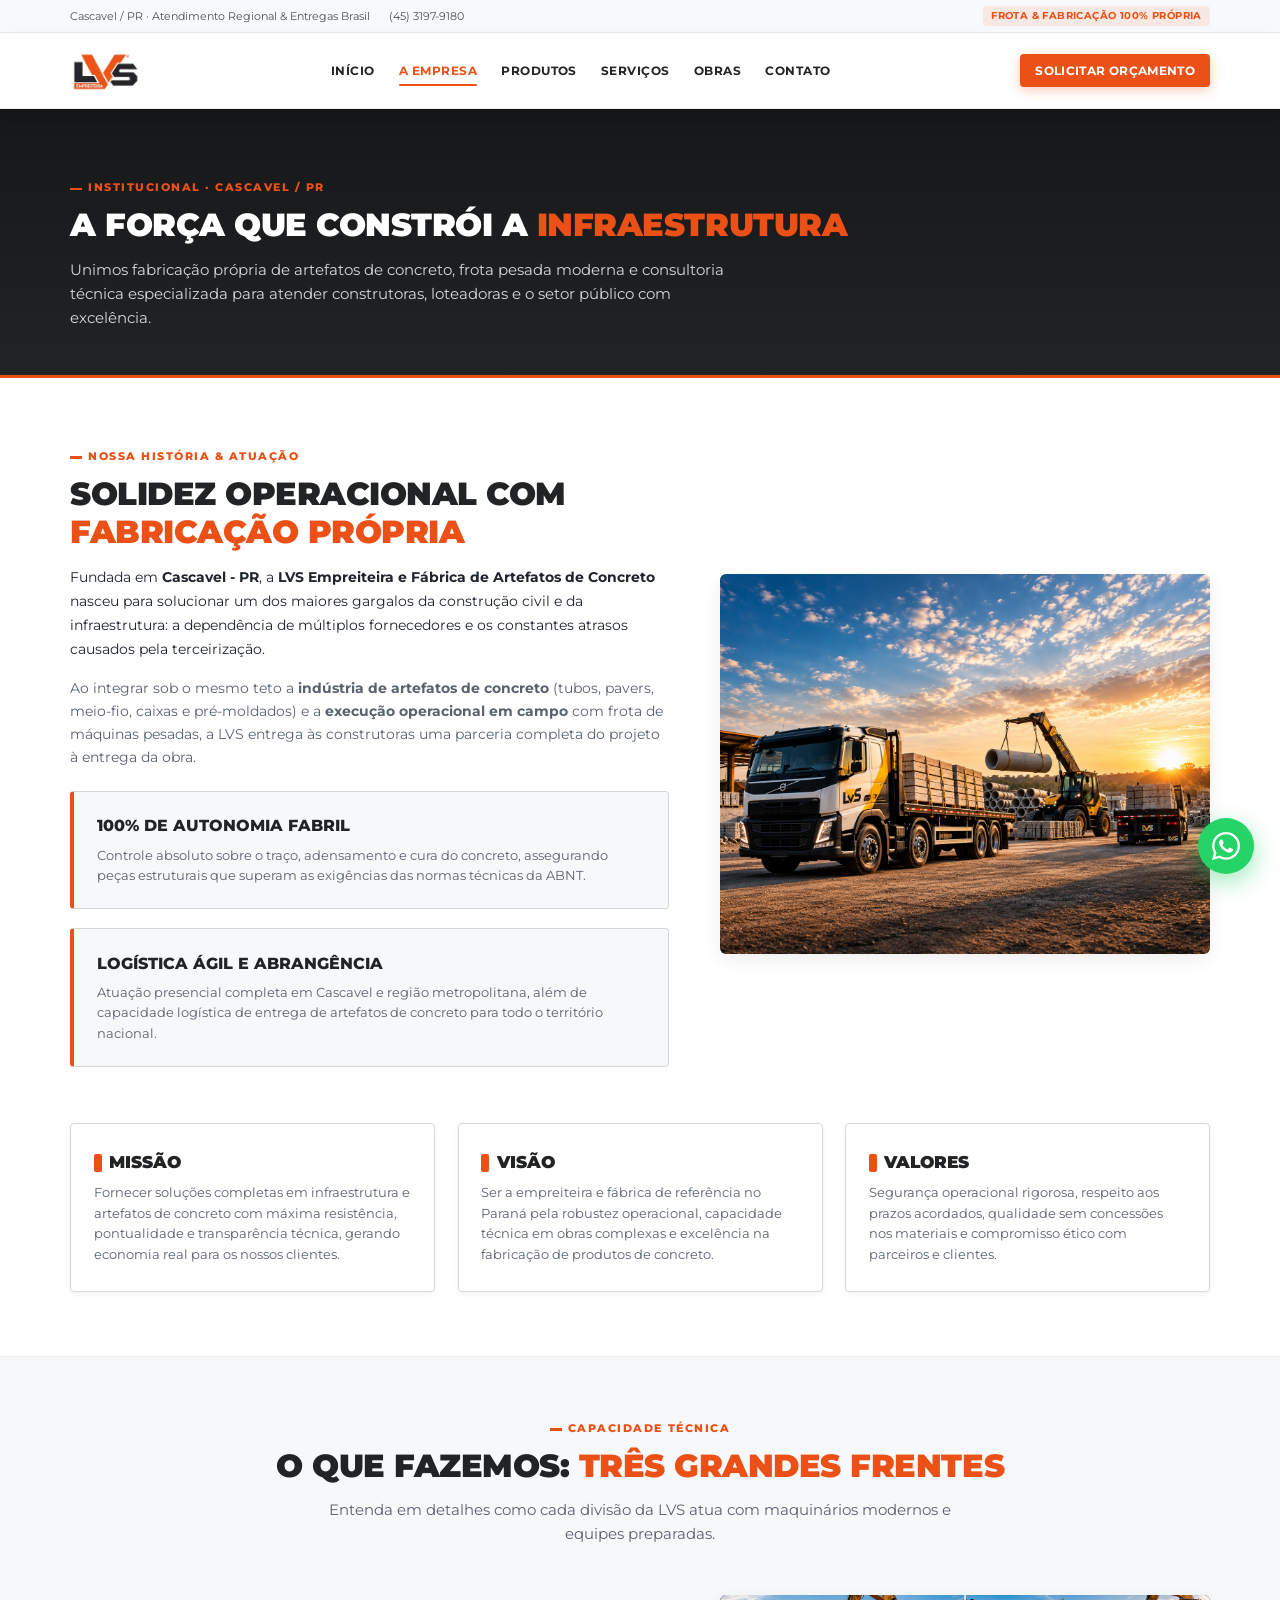
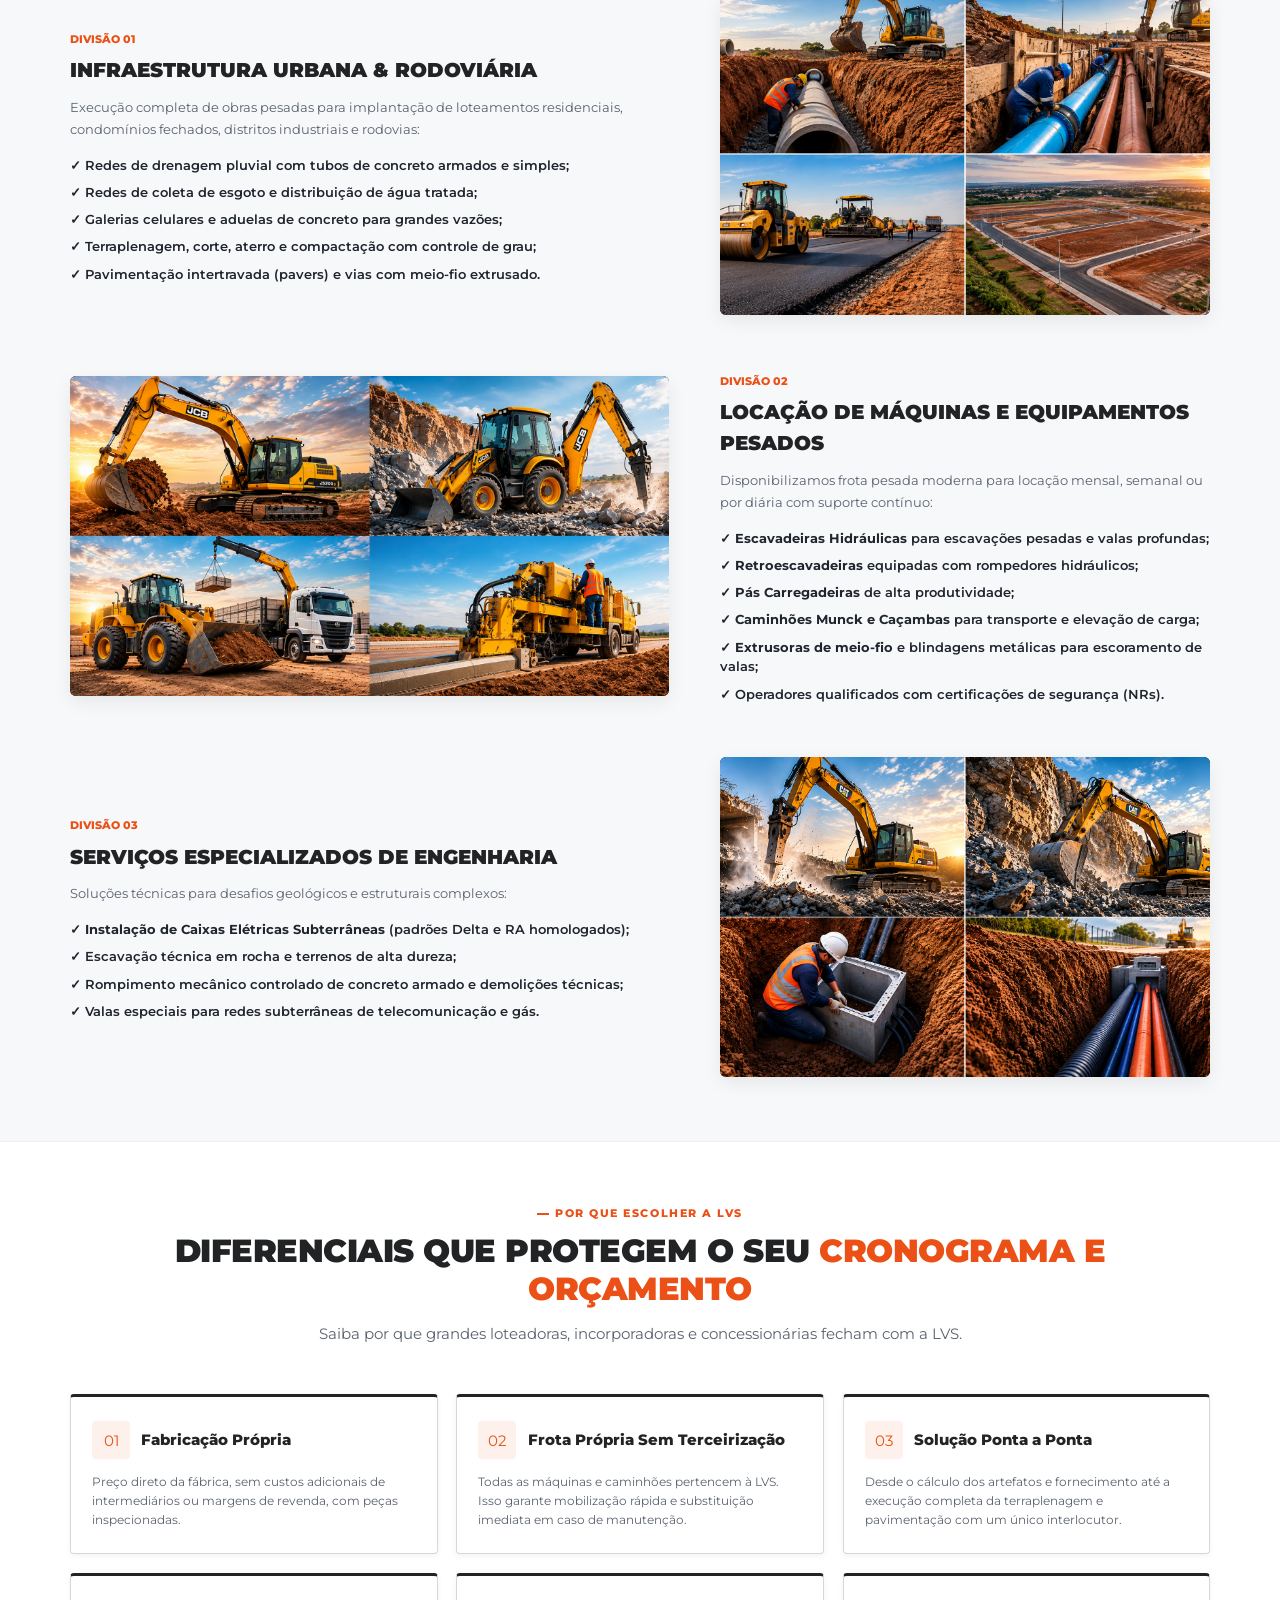
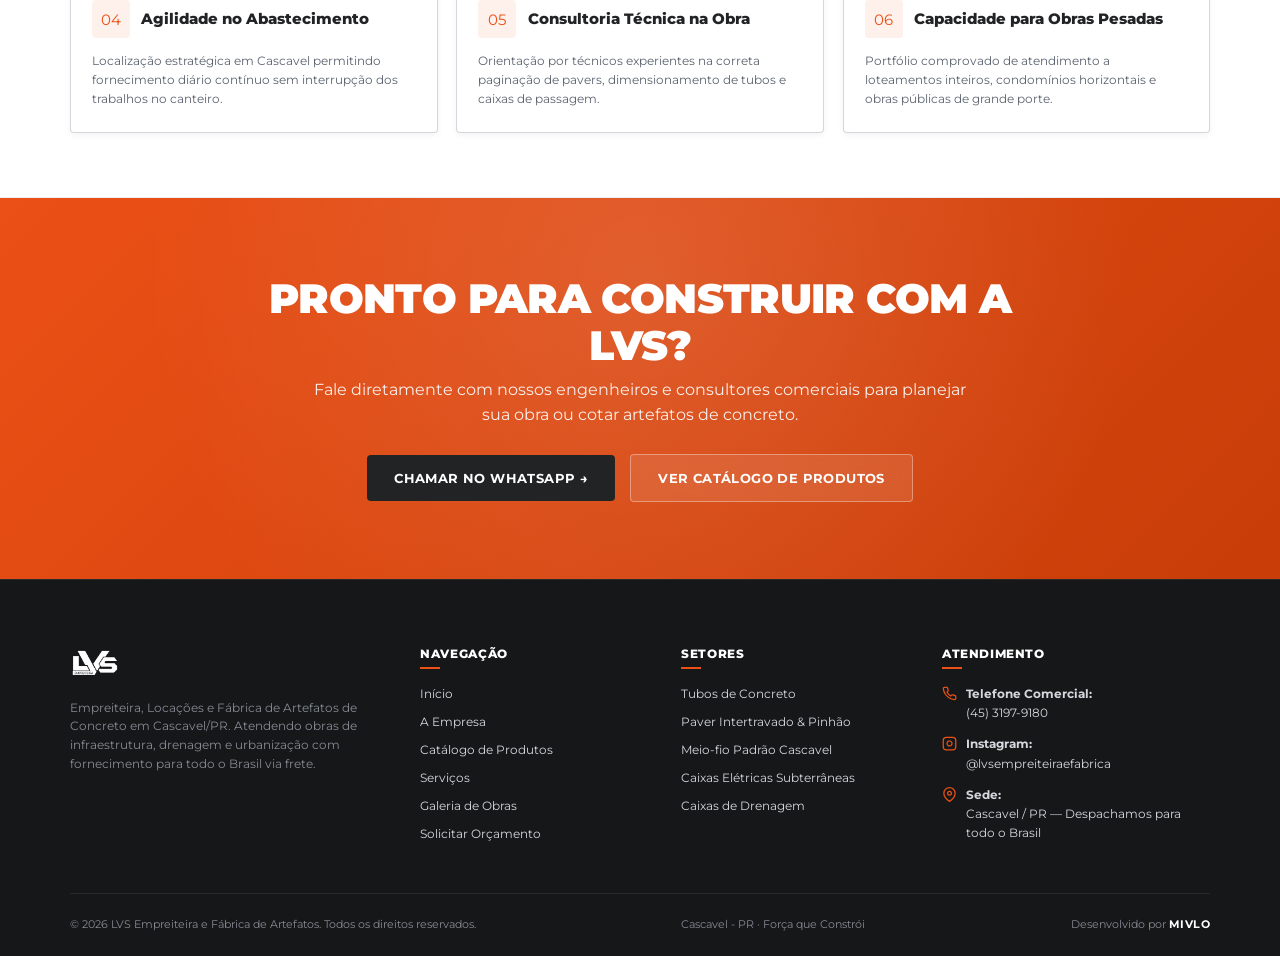
<file: empresa.html>
<!DOCTYPE html>
<html lang="pt-BR">

<head>
  <meta charset="UTF-8">
  <meta name="viewport" content="width=device-width, initial-scale=1.0">
  <title>A Empresa | LVS Empreiteira e Fábrica de Artefatos de Concreto</title>
  <meta name="description"
    content="Conheça a LVS Empreiteira e Fábrica de Artefatos de Concreto em Cascavel/PR. Estrutura fabril própria, frota pesada moderna, diferenciais e engenharia de infraestrutura.">
  <link rel="canonical" href="https://lvs.ind.br/empresa.html">
  <link rel="icon" type="image/png" href="Assets/brand/logo BRANCA PNG.png">

  <link rel="stylesheet" href="css/style.css">
  <link rel="stylesheet" href="css/animations.css">
  <link rel="stylesheet" href="css/responsive.css">

  <style>
    /* Estilos específicos da página Institucional */
    .empresa-hero {
      background: linear-gradient(180deg, var(--color-graphite-deep) 0%, var(--color-graphite) 100%);
      padding: clamp(3rem, 5vw, 5rem) 0 3rem;
      color: var(--color-white);
      border-bottom: 3px solid var(--color-primary);
    }

    .empresa-hero-content {
      max-width: 820px;
    }

    .empresa-section {
      padding: var(--section-padding-y) 0;
      border-bottom: 1px solid var(--color-bg-subtle);
    }

    .empresa-grid-2 {
      display: grid;
      grid-template-columns: 1.1fr 0.9fr;
      gap: clamp(2rem, 4vw, 4rem);
      align-items: center;
    }

    .feature-box {
      background-color: var(--color-bg-light);
      border: 1px solid var(--color-concrete-light);
      border-left: 4px solid var(--color-primary);
      padding: 1.5rem;
      border-radius: var(--radius-xs);
      margin-bottom: 1.25rem;
    }

    .feature-box h4 {
      font-size: 1.05rem;
      font-weight: 800;
      color: var(--color-graphite);
      margin-bottom: 0.4rem;
      text-transform: uppercase;
    }

    .feature-box p {
      font-size: 0.88rem;
      color: var(--color-text-muted);
      line-height: 1.55;
    }

    .mvv-grid {
      display: grid;
      grid-template-columns: repeat(3, 1fr);
      gap: 1.5rem;
      margin-top: 2.5rem;
    }

    .mvv-card {
      background: var(--color-white);
      border: 1px solid var(--color-concrete-light);
      border-radius: var(--radius-xs);
      padding: 1.75rem 1.5rem;
      text-align: left;
      box-shadow: var(--shadow-sm);
    }

    .mvv-card h3 {
      font-size: 1.1rem;
      font-weight: 900;
      color: var(--color-graphite);
      text-transform: uppercase;
      margin-bottom: 0.5rem;
      display: flex;
      align-items: center;
      gap: 0.5rem;
    }

    .mvv-card h3::before {
      content: '';
      display: inline-block;
      width: 8px;
      height: 18px;
      background-color: var(--color-primary);
      border-radius: 2px;
    }

    .mvv-card p {
      font-size: 0.85rem;
      color: var(--color-text-muted);
      line-height: 1.6;
    }

    .empresa-servico-visual {
      width: 100%;
      height: 320px;
      border-radius: var(--radius-sm);
      overflow: hidden;
      box-shadow: var(--shadow-md);
      background-color: var(--color-graphite-deep);
    }

    .empresa-servico-img {
      width: 100%;
      height: 100%;
      object-fit: cover;
      display: block;
      transition: transform var(--transition-normal);
    }

    .empresa-servico-visual:hover .empresa-servico-img {
      transform: scale(1.03);
    }

    @media (max-width: 900px) {
      .empresa-grid-2 {
        grid-template-columns: 1fr;
        gap: 2rem;
      }

      .empresa-servico-visual {
        height: 280px;
      }

      .mvv-grid {
        grid-template-columns: 1fr;
        gap: 1rem;
      }
    }

    @media (max-width: 576px) {
      .empresa-servico-visual {
        height: 240px;
      }
    }
  </style>
</head>

<body>

  <!-- Cabeçalho Fixo Global (Topbar + Menu de Navegação Permanente) -->
  <div class="site-header-wrapper" id="site-header-wrapper">
    <!-- Topbar Informativa -->
    <div class="topbar">
      <div class="container">
        <div class="topbar-info">
          <div class="topbar-item">
            <span>Cascavel / PR · Atendimento Regional & Entregas Brasil</span>
          </div>
          <div class="topbar-item">
            <a href="tel:4531979180" style="color: inherit;">(45) 3197-9180</a>
          </div>
        </div>
        <div class="topbar-badge">Frota & Fabricação 100% Própria</div>
      </div>
    </div>

    <!-- Cabeçalho Principal Padronizado (Transparência Branca) -->
    <header class="header" id="header">
      <div class="container header-container">
        <a href="index.html" class="brand-logo" aria-label="LVS Empreiteira - Página Inicial">
          <img src="Assets/brand/logo_lvs.png" alt="Logotipo LVS Empreiteira" width="160" height="42">
        </a>

        <!-- Menu Desktop Padronizado -->
        <nav class="nav-desktop" aria-label="Navegação Principal">
          <a href="index.html" class="nav-link">Início</a>
          <a href="empresa.html" class="nav-link active">A Empresa</a>
          <a href="produtos.html" class="nav-link">Produtos</a>
          <a href="index.html#servicos" class="nav-link">Serviços</a>
          <a href="index.html#galeria" class="nav-link">Obras</a>
          <a href="index.html#orcamento" class="nav-link">Contato</a>
        </nav>

        <div class="header-actions">
          <a href="https://wa.me/554531979180?text=Ol%C3%A1%2C+gostaria+de+um+or%C3%A7amento+com+a+LVS." target="_blank"
            rel="noopener noreferrer" class="btn btn-primary btn-sm">
            <span>Solicitar Orçamento</span>
          </a>

          <button class="mobile-toggle" aria-label="Abrir Menu de Navegação" aria-expanded="false">
            <span></span>
            <span></span>
            <span></span>
          </button>
        </div>
      </div>
    </header>
  </div>

  <!-- Gaveta Mobile Padronizada -->
  <div class="nav-mobile-overlay"></div>
  <aside class="nav-mobile" aria-label="Menu Mobile">
    <div class="nav-mobile-top">
      <div class="brand-logo" style="margin-bottom: 2rem;">
        <img src="Assets/brand/logo_lvs.png" alt="Logotipo LVS Empreiteira" width="140" height="36">
      </div>
      <ul class="nav-mobile-list">
        <li><a href="index.html" class="nav-mobile-link">Início</a></li>
        <li><a href="empresa.html" class="nav-mobile-link active" style="color: var(--color-primary);">A Empresa</a>
        </li>
        <li><a href="produtos.html" class="nav-mobile-link">Produtos de Concreto</a></li>
        <li><a href="index.html#servicos" class="nav-mobile-link">Serviços</a></li>
        <li><a href="index.html#galeria" class="nav-mobile-link">Galeria de Obras</a></li>
        <li><a href="index.html#orcamento" class="nav-mobile-link">Solicitar Orçamento</a></li>
      </ul>
    </div>
    <div class="nav-mobile-footer">
      <a href="https://wa.me/554531979180" target="_blank" rel="noopener noreferrer" class="btn btn-whatsapp"
        style="width: 100%; justify-content: center;">
        <span>Chamar no WhatsApp</span>
      </a>
    </div>
  </aside>

  <!-- Hero Institucional -->
  <section class="empresa-hero">
    <div class="container">
      <div class="empresa-hero-content">
        <div class="section-tag section-tag-light">Institucional · Cascavel / PR</div>
        <h1 class="section-title section-title-white" style="margin-bottom: 0.85rem;">
          A Força que Constrói a <span class="text-orange">Infraestrutura</span>
        </h1>
        <p class="section-subtitle section-subtitle-white">
          Unimos fabricação própria de artefatos de concreto, frota pesada moderna e consultoria técnica especializada
          para atender construtoras, loteadoras e o setor público com excelência.
        </p>
      </div>
    </div>
  </section>

  <!-- Seção 1: Quem Somos em Detalhes -->
  <section class="empresa-section">
    <div class="container">
      <div class="empresa-grid-2">
        <div>
          <div class="section-tag">Nossa História & Atuação</div>
          <h2 class="section-title">
            Solidez Operacional com <span class="text-orange">Fabricação Própria</span>
          </h2>
          <p style="font-size: 0.95rem; color: var(--color-text-dark); margin-bottom: 1rem; line-height: 1.7;">
            Fundada em <strong>Cascavel - PR</strong>, a <strong>LVS Empreiteira e Fábrica de Artefatos de
              Concreto</strong> nasceu para solucionar um dos maiores gargalos da construção civil e da infraestrutura:
            a dependência de múltiplos fornecedores e os constantes atrasos causados pela terceirização.
          </p>
          <p style="font-size: 0.9rem; color: var(--color-text-muted); margin-bottom: 1.5rem; line-height: 1.7;">
            Ao integrar sob o mesmo teto a <strong>indústria de artefatos de concreto</strong> (tubos, pavers, meio-fio,
            caixas e pré-moldados) e a <strong>execução operacional em campo</strong> com frota de máquinas pesadas, a
            LVS entrega às construtoras uma parceria completa do projeto à entrega da obra.
          </p>

          <div class="feature-box">
            <h4>100% de Autonomia Fabril</h4>
            <p>Controle absoluto sobre o traço, adensamento e cura do concreto, assegurando peças estruturais que
              superam as exigências das normas técnicas da ABNT.</p>
          </div>

          <div class="feature-box">
            <h4>Logística Ágil e Abrangência</h4>
            <p>Atuação presencial completa em Cascavel e região metropolitana, além de capacidade logística de entrega
              de artefatos de concreto para todo o território nacional.</p>
          </div>
        </div>

        <div>
          <img src="Assets/images/sobre/fabrica.png" alt="Pátio fabril e estoque de artefatos da LVS"
            style="border-radius: var(--radius-sm); box-shadow: var(--shadow-md); width: 100%; height: 380px; object-fit: cover; display: block;"
            width="520" height="380" loading="lazy">
        </div>
      </div>

      <!-- Missão, Visão e Valores -->
      <div class="mvv-grid">
        <div class="mvv-card">
          <h3>Missão</h3>
          <p>Fornecer soluções completas em infraestrutura e artefatos de concreto com máxima resistência, pontualidade
            e transparência técnica, gerando economia real para os nossos clientes.</p>
        </div>
        <div class="mvv-card">
          <h3>Visão</h3>
          <p>Ser a empreiteira e fábrica de referência no Paraná pela robustez operacional, capacidade técnica em obras
            complexas e excelência na fabricação de produtos de concreto.</p>
        </div>
        <div class="mvv-card">
          <h3>Valores</h3>
          <p>Segurança operacional rigorosa, respeito aos prazos acordados, qualidade sem concessões nos materiais e
            compromisso ético com parceiros e clientes.</p>
        </div>
      </div>
    </div>
  </section>

  <!-- Seção 2: O Que Fazemos (Três Frentes em Detalhes) -->
  <section class="empresa-section" style="background-color: var(--color-bg-light);" id="o-que-fazemos">
    <div class="container">
      <div class="section-header-center">
        <div class="section-tag">Capacidade Técnica</div>
        <h2 class="section-title">
          O Que Fazemos: <span class="text-orange">Três Grandes Frentes</span>
        </h2>
        <p class="section-subtitle">
          Entenda em detalhes como cada divisão da LVS atua com maquinários modernos e equipes preparadas.
        </p>
      </div>

      <div class="empresa-grid-2" style="margin-bottom: 3.5rem;">
        <div>
          <span
            style="font-size: 0.75rem; font-weight: 800; color: var(--color-primary); text-transform: uppercase;">Divisão
            01</span>
          <h3
            style="font-size: 1.35rem; font-weight: 900; color: var(--color-graphite); margin: 0.35rem 0 0.75rem; text-transform: uppercase;">
            Infraestrutura Urbana & Rodoviária
          </h3>
          <p style="font-size: 0.88rem; color: var(--color-text-muted); line-height: 1.65; margin-bottom: 1rem;">
            Execução completa de obras pesadas para implantação de loteamentos residenciais, condomínios fechados,
            distritos industriais e rodovias:
          </p>
          <ul
            style="display: flex; flex-direction: column; gap: 0.5rem; font-size: 0.85rem; color: var(--color-text-dark); font-weight: 600;">
            <li>✓ Redes de drenagem pluvial com tubos de concreto armados e simples;</li>
            <li>✓ Redes de coleta de esgoto e distribuição de água tratada;</li>
            <li>✓ Galerias celulares e aduelas de concreto para grandes vazões;</li>
            <li>✓ Terraplenagem, corte, aterro e compactação com controle de grau;</li>
            <li>✓ Pavimentação intertravada (pavers) e vias com meio-fio extrusado.</li>
          </ul>
        </div>
        <div class="empresa-servico-visual">
          <img src="Assets/images/servicos/infraestrutura.png" alt="Infraestrutura Urbana e Loteamentos LVS"
            class="empresa-servico-img" width="460" height="320" loading="lazy">
        </div>
      </div>

      <div class="empresa-grid-2" style="margin-bottom: 3.5rem;">
        <div class="empresa-servico-visual">
          <img src="Assets/images/servicos/locacao-maquinas.png" alt="Locação de Máquinas e Equipamentos Pesados LVS"
            class="empresa-servico-img" width="460" height="320" loading="lazy">
        </div>
        <div>
          <span
            style="font-size: 0.75rem; font-weight: 800; color: var(--color-primary); text-transform: uppercase;">Divisão
            02</span>
          <h3
            style="font-size: 1.35rem; font-weight: 900; color: var(--color-graphite); margin: 0.35rem 0 0.75rem; text-transform: uppercase;">
            Locação de Máquinas e Equipamentos Pesados
          </h3>
          <p style="font-size: 0.88rem; color: var(--color-text-muted); line-height: 1.65; margin-bottom: 1rem;">
            Disponibilizamos frota pesada moderna para locação mensal, semanal ou por diária com suporte contínuo:
          </p>
          <ul
            style="display: flex; flex-direction: column; gap: 0.5rem; font-size: 0.85rem; color: var(--color-text-dark); font-weight: 600;">
            <li>✓ <strong>Escavadeiras Hidráulicas</strong> para escavações pesadas e valas profundas;</li>
            <li>✓ <strong>Retroescavadeiras</strong> equipadas com rompedores hidráulicos;</li>
            <li>✓ <strong>Pás Carregadeiras</strong> de alta produtividade;</li>
            <li>✓ <strong>Caminhões Munck e Caçambas</strong> para transporte e elevação de carga;</li>
            <li>✓ <strong>Extrusoras de meio-fio</strong> e blindagens metálicas para escoramento de valas;</li>
            <li>✓ Operadores qualificados com certificações de segurança (NRs).</li>
          </ul>
        </div>
      </div>

      <div class="empresa-grid-2">
        <div>
          <span
            style="font-size: 0.75rem; font-weight: 800; color: var(--color-primary); text-transform: uppercase;">Divisão
            03</span>
          <h3
            style="font-size: 1.35rem; font-weight: 900; color: var(--color-graphite); margin: 0.35rem 0 0.75rem; text-transform: uppercase;">
            Serviços Especializados de Engenharia
          </h3>
          <p style="font-size: 0.88rem; color: var(--color-text-muted); line-height: 1.65; margin-bottom: 1rem;">
            Soluções técnicas para desafios geológicos e estruturais complexos:
          </p>
          <ul
            style="display: flex; flex-direction: column; gap: 0.5rem; font-size: 0.85rem; color: var(--color-text-dark); font-weight: 600;">
            <li>✓ <strong>Instalação de Caixas Elétricas Subterrâneas</strong> (padrões Delta e RA homologados);</li>
            <li>✓ Escavação técnica em rocha e terrenos de alta dureza;</li>
            <li>✓ Rompimento mecânico controlado de concreto armado e demolições técnicas;</li>
            <li>✓ Valas especiais para redes subterrâneas de telecomunicação e gás.</li>
          </ul>
        </div>
        <div class="empresa-servico-visual">
          <img src="Assets/images/servicos/servicos-especializados.png" alt="Serviços Especializados de Engenharia LVS"
            class="empresa-servico-img" width="460" height="320" loading="lazy">
        </div>
      </div>
    </div>
  </section>

  <!-- Seção 3: Diferenciais Detalhados -->
  <section class="empresa-section" id="diferenciais">
    <div class="container">
      <div class="section-header-center">
        <div class="section-tag">Por Que Escolher a LVS</div>
        <h2 class="section-title">
          Diferenciais que Protegem o Seu <span class="text-orange">Cronograma e Orçamento</span>
        </h2>
        <p class="section-subtitle">
          Saiba por que grandes loteadoras, incorporadoras e concessionárias fecham com a LVS.
        </p>
      </div>

      <div class="diferenciais-grid">
        <div class="diferencial-card">
          <div class="diferencial-header">
            <div class="diferencial-icon">01</div>
            <h3>Fabricação Própria</h3>
          </div>
          <p>Preço direto da fábrica, sem custos adicionais de intermediários ou margens de revenda, com peças
            inspecionadas.</p>
        </div>

        <div class="diferencial-card">
          <div class="diferencial-header">
            <div class="diferencial-icon">02</div>
            <h3>Frota Própria Sem Terceirização</h3>
          </div>
          <p>Todas as máquinas e caminhões pertencem à LVS. Isso garante mobilização rápida e substituição imediata em
            caso de manutenção.</p>
        </div>

        <div class="diferencial-card">
          <div class="diferencial-header">
            <div class="diferencial-icon">03</div>
            <h3>Solução Ponta a Ponta</h3>
          </div>
          <p>Desde o cálculo dos artefatos e fornecimento até a execução completa da terraplenagem e pavimentação com um
            único interlocutor.</p>
        </div>

        <div class="diferencial-card">
          <div class="diferencial-header">
            <div class="diferencial-icon">04</div>
            <h3>Agilidade no Abastecimento</h3>
          </div>
          <p>Localização estratégica em Cascavel permitindo fornecimento diário contínuo sem interrupção dos trabalhos
            no canteiro.</p>
        </div>

        <div class="diferencial-card">
          <div class="diferencial-header">
            <div class="diferencial-icon">05</div>
            <h3>Consultoria Técnica na Obra</h3>
          </div>
          <p>Orientação por técnicos experientes na correta paginação de pavers, dimensionamento de tubos e caixas de
            passagem.</p>
        </div>

        <div class="diferencial-card">
          <div class="diferencial-header">
            <div class="diferencial-icon">06</div>
            <h3>Capacidade para Obras Pesadas</h3>
          </div>
          <p>Portfólio comprovado de atendimento a loteamentos inteiros, condomínios horizontais e obras públicas de
            grande porte.</p>
        </div>
      </div>
    </div>
  </section>

  <!-- CTA Final -->
  <section class="section-cta-final">
    <div class="container">
      <div class="cta-final-content">
        <h2 class="cta-final-title">Pronto para Construir com a LVS?</h2>
        <p class="cta-final-desc">
          Fale diretamente com nossos engenheiros e consultores comerciais para planejar sua obra ou cotar artefatos de
          concreto.
        </p>
        <div class="cta-final-actions">
          <a href="https://wa.me/554531979180?text=Ol%C3%A1%2C+estou+na+p%C3%A1gina+institucional+da+LVS+e+gostaria+de+um+or%C3%A7amento."
            target="_blank" rel="noopener noreferrer" class="btn btn-dark btn-lg">
            <span>Chamar no WhatsApp →</span>
          </a>
          <a href="produtos.html" class="btn btn-secondary btn-lg">
            <span>Ver Catálogo de Produtos</span>
          </a>
        </div>
      </div>
    </div>
  </section>

  <!-- Rodapé Institucional Padronizado -->
  <footer class="footer">
    <div class="container">
      <div class="footer-grid">
        <div class="footer-brand">
          <img src="Assets/brand/logo BRANCA PNG.png" alt="LVS Empreiteira e Fábrica de Artefatos" width="160"
            height="42" loading="lazy">
          <p>
            Empreiteira, Locações e Fábrica de Artefatos de Concreto em Cascavel/PR. Atendendo obras de infraestrutura,
            drenagem e urbanização com fornecimento para todo o Brasil via frete.
          </p>
        </div>

        <div class="footer-col">
          <h4>Navegação</h4>
          <div class="footer-links">
            <a href="index.html" class="footer-link">Início</a>
            <a href="empresa.html" class="footer-link">A Empresa</a>
            <a href="produtos.html" class="footer-link">Catálogo de Produtos</a>
            <a href="index.html#servicos" class="footer-link">Serviços</a>
            <a href="index.html#galeria" class="footer-link">Galeria de Obras</a>
            <a href="index.html#orcamento" class="footer-link">Solicitar Orçamento</a>
          </div>
        </div>

        <div class="footer-col">
          <h4>Setores</h4>
          <div class="footer-links">
            <a href="produtos.html?cat=tubos" class="footer-link">Tubos de Concreto</a>
            <a href="produtos.html?cat=pavers" class="footer-link">Paver Intertravado & Pinhão</a>
            <a href="produtos.html?cat=meio_fio" class="footer-link">Meio-fio Padrão Cascavel</a>
            <a href="produtos.html?cat=caixa_eletrica" class="footer-link">Caixas Elétricas Subterrâneas</a>
            <a href="produtos.html?cat=caixas_concreto" class="footer-link">Caixas de Drenagem</a>
          </div>
        </div>

        <div class="footer-col">
          <h4>Atendimento</h4>
          <div class="footer-contact-item">
            <svg viewBox="0 0 24 24" fill="none" stroke="currentColor" stroke-width="2">
              <path
                d="M22 16.92v3a2 2 0 0 1-2.18 2 19.79 19.79 0 0 1-8.63-3.07 19.5 19.5 0 0 1-6-6 19.79 19.79 0 0 1-3.07-8.67A2 2 0 0 1 4.11 2h3a2 2 0 0 1 2 1.72 12.84 12.84 0 0 0 .7 2.81 2 2 0 0 1-.45 2.11L8.09 9.91a16 16 0 0 0 6 6l1.27-1.27a2 2 0 0 1 2.11-.45 12.84 12.84 0 0 0 2.81.7A2 2 0 0 1 22 16.92z">
              </path>
            </svg>
            <div>
              <strong>Telefone Comercial:</strong><br>
              <a href="tel:4531979180">(45) 3197-9180</a>
            </div>
          </div>

          <div class="footer-contact-item">
            <svg viewBox="0 0 24 24" fill="none" stroke="currentColor" stroke-width="2">
              <rect x="2" y="2" width="20" height="20" rx="5" ry="5"></rect>
              <path d="M16 11.37A4 4 0 1 1 12.63 8 4 4 0 0 1 16 11.37z"></path>
            </svg>
            <div>
              <strong>Instagram:</strong><br>
              <a href="https://www.instagram.com/lvsempreiteiraefabrica/" target="_blank"
                rel="noopener noreferrer">@lvsempreiteiraefabrica</a>
            </div>
          </div>

          <div class="footer-contact-item">
            <svg viewBox="0 0 24 24" fill="none" stroke="currentColor" stroke-width="2">
              <path d="M21 10c0 7-9 13-9 13s-9-6-9-13a9 9 0 0 1 18 0z"></path>
              <circle cx="12" cy="10" r="3"></circle>
            </svg>
            <div>
              <strong>Sede:</strong><br>
              Cascavel / PR — Despachamos para todo o Brasil
            </div>
          </div>
        </div>
      </div>

      <div class="footer-bottom">
        <p>© 2026 LVS Empreiteira e Fábrica de Artefatos. Todos os direitos reservados.</p>
        <p>Cascavel - PR · Força que Constrói</p>
        <p class="footer-credits">Desenvolvido por <strong>MIVLO</strong></p>
      </div>
    </div>
  </footer>

  <!-- Botão Flutuante de WhatsApp (Apenas Ícone Oficial e Alinhado) -->
  <a href="https://wa.me/554531979180?text=Ol%C3%A1%2C+estou+na+p%C3%A1gina+institucional+da+LVS+e+gostaria+de+um+or%C3%A7amento."
    target="_blank" rel="noopener noreferrer" class="whatsapp-floating" aria-label="Falar com a LVS no WhatsApp">
    <svg viewBox="0 0 448 512" fill="currentColor" aria-hidden="true">
      <path
        d="M380.9 97.1C339 55.1 283.2 32 223.9 32c-122.4 0-222 99.6-222 222 0 39.1 10.2 77.3 29.6 111L0 480l117.7-30.9c32.4 17.7 68.9 27 106.1 27h.1c122.3 0 224.1-99.6 224.1-222 0-59.3-25.2-115-67.1-157zm-157 341.6c-33.2 0-65.7-8.9-94-25.7l-6.7-4-69.8 18.3L72 359.2l-4.4-7c-18.5-29.4-28.2-63.3-28.2-98.2 0-101.7 82.8-184.5 184.6-184.5 49.3 0 95.6 19.2 130.4 54.1 34.8 34.9 56.2 81.2 56.1 130.5 0 101.8-84.9 184.6-186.6 184.6zm101.2-138.2c-5.5-2.8-32.8-16.2-37.9-18-5.1-1.9-8.8-2.8-12.5 2.8-3.7 5.6-14.3 18-17.6 21.8-3.2 3.7-6.5 4.2-12 1.4-32.6-16.3-54-29.1-75.5-66-5.7-9.8 5.7-9.1 16.3-30.3 1.8-3.7.9-6.9-.5-9.7-1.4-2.8-12.5-30.1-17.1-41.2-4.5-10.8-9.1-9.3-12.5-9.5-3.2-.2-6.9-.2-10.6-.2-3.7 0-9.7 1.4-14.8 6.9-5.1 5.6-19.4 19-19.4 46.3 0 27.3 19.9 53.7 22.6 57.4 2.8 3.7 39.1 59.7 94.8 83.8 35.2 15.2 49 16.5 66.6 13.9 10.7-1.6 32.8-13.4 37.4-26.4 4.6-13 4.6-24.1 3.2-26.4-1.3-2.5-5-3.9-10.5-6.6z" />
    </svg>
  </a>

  <script src="js/main.js"></script>
</body>

</html>
</file>
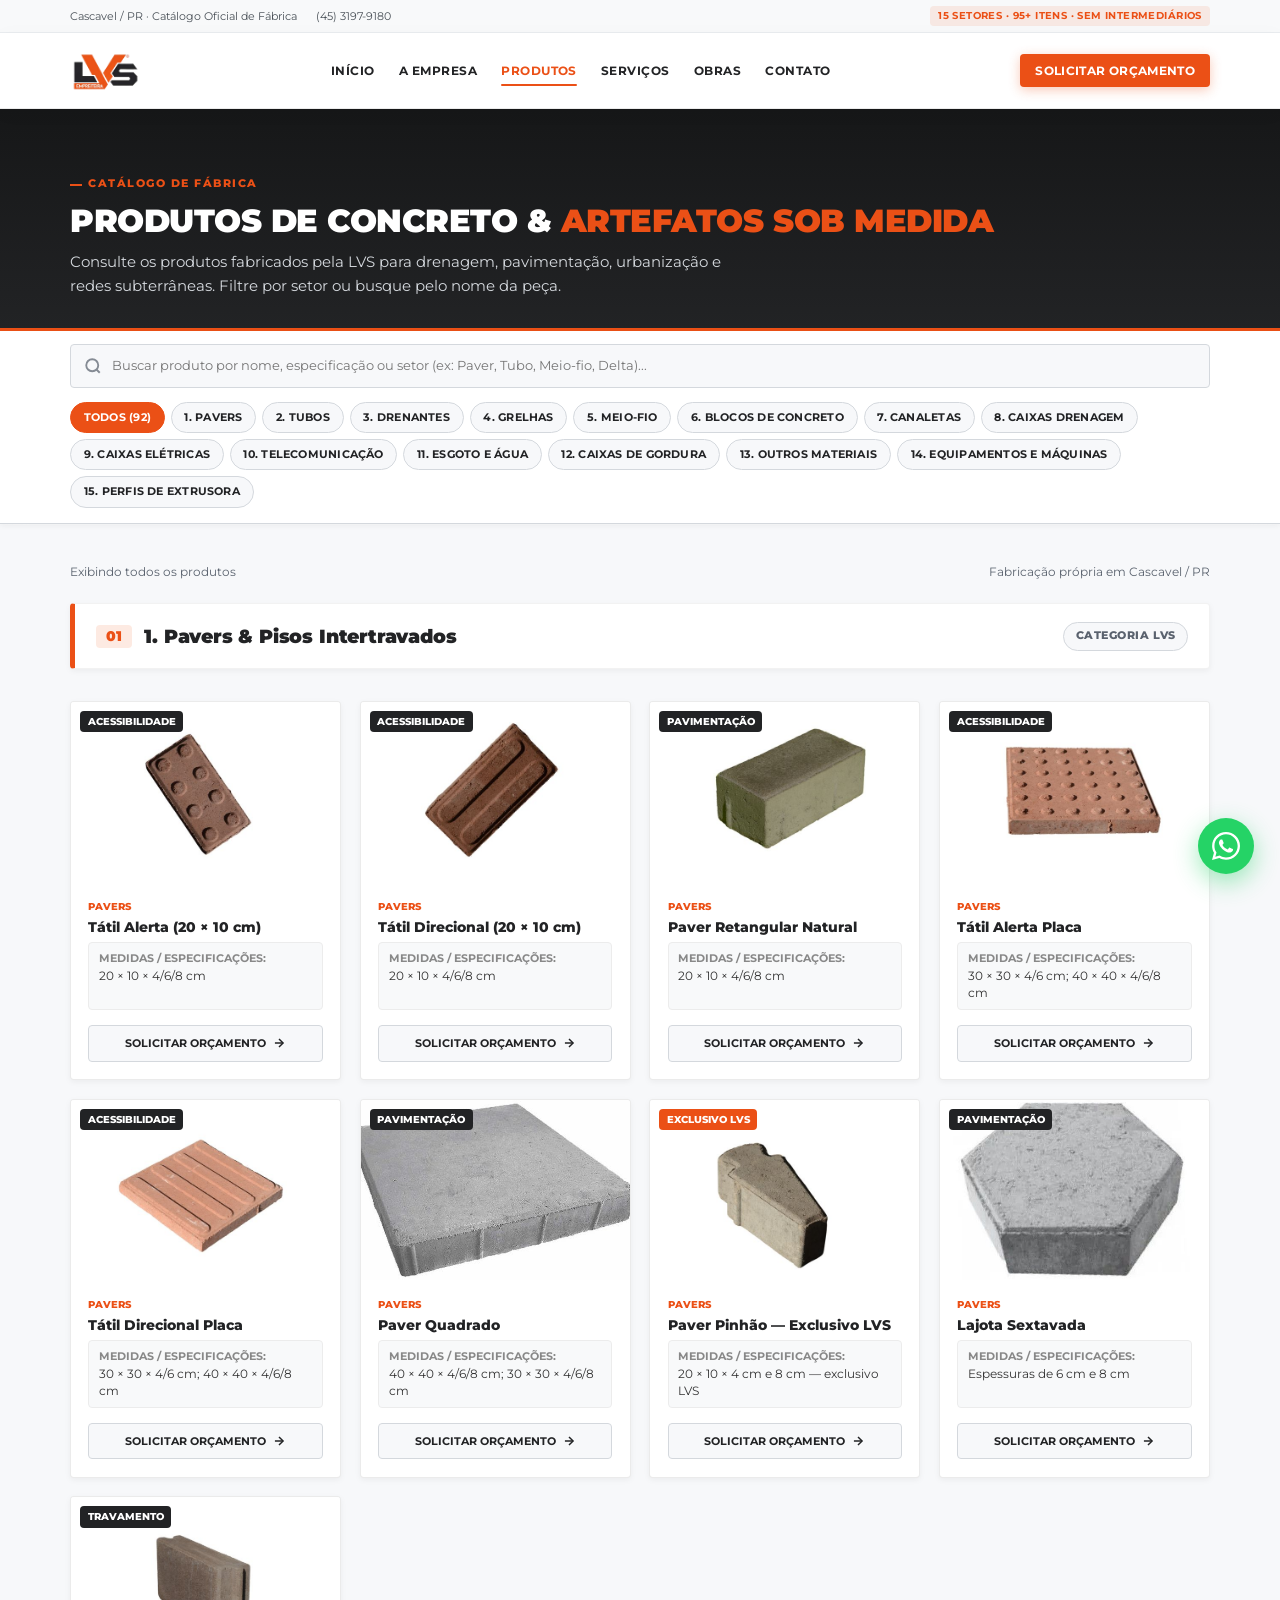
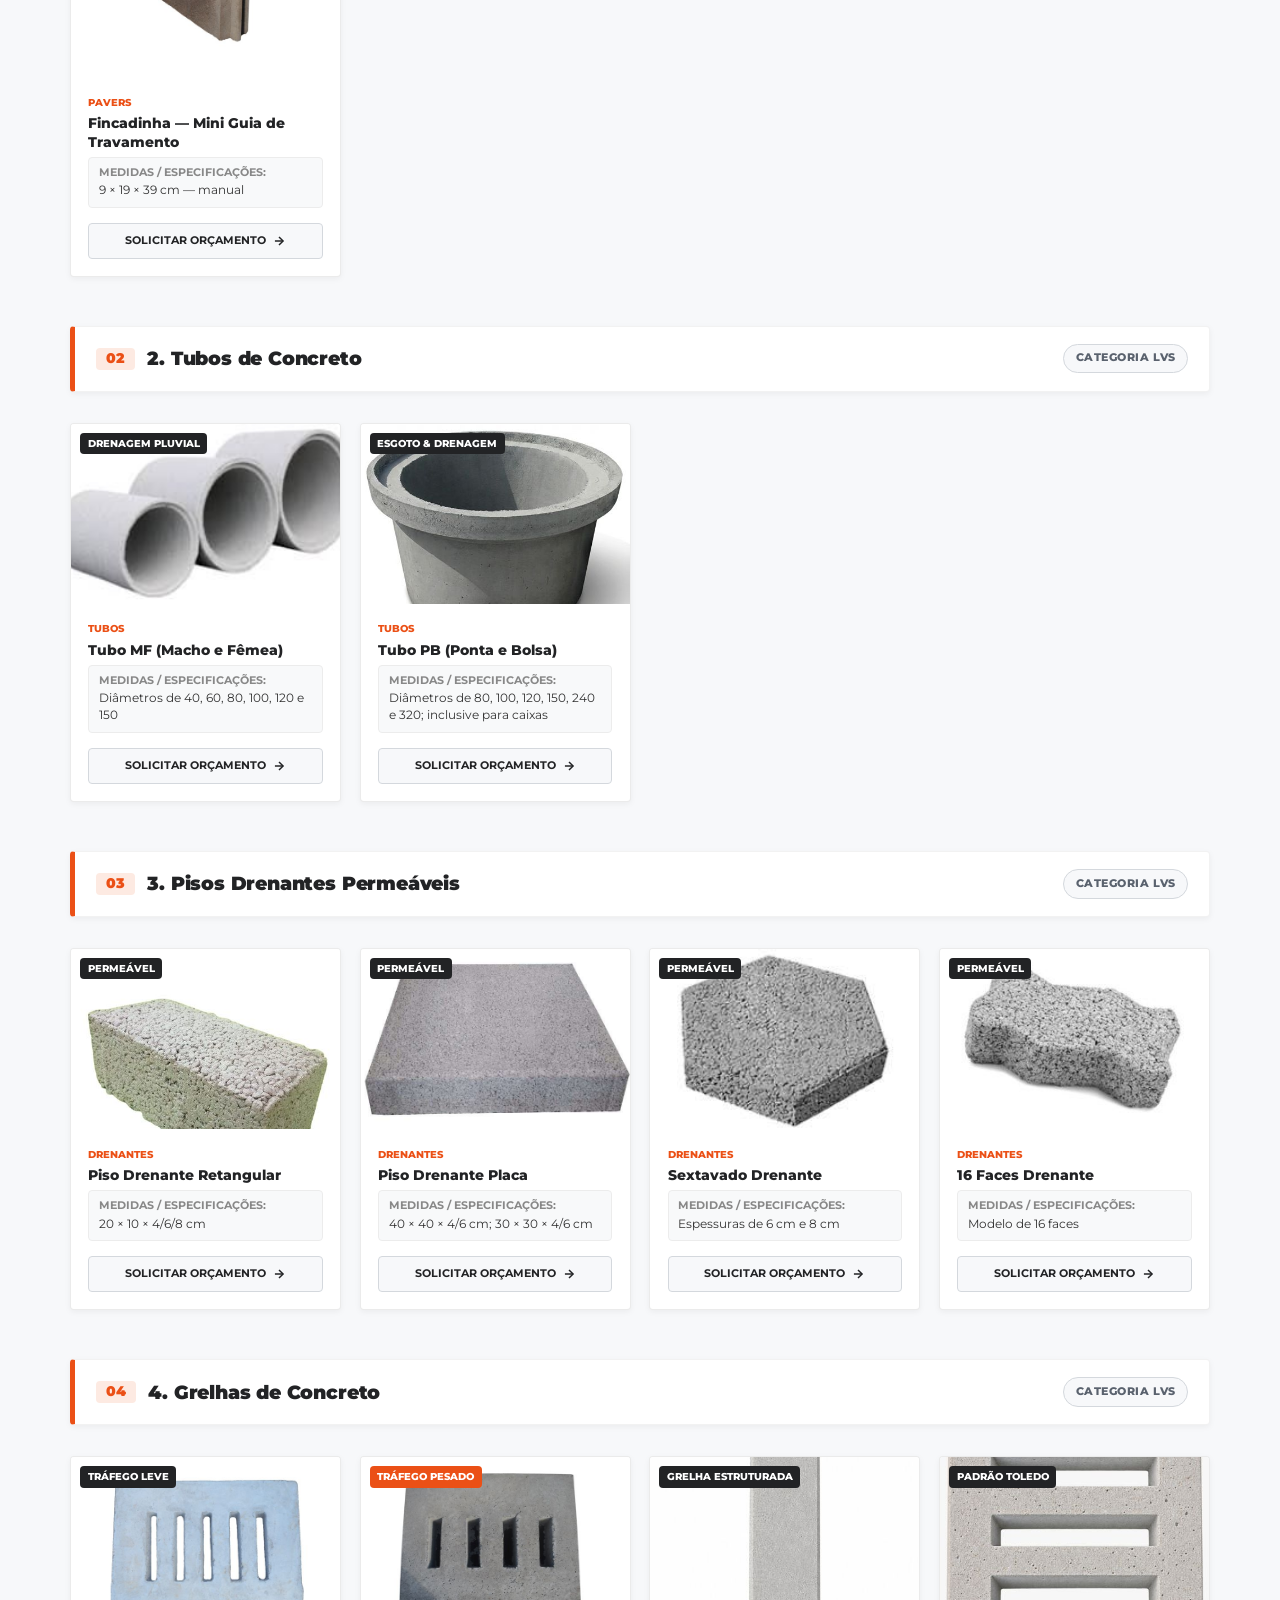
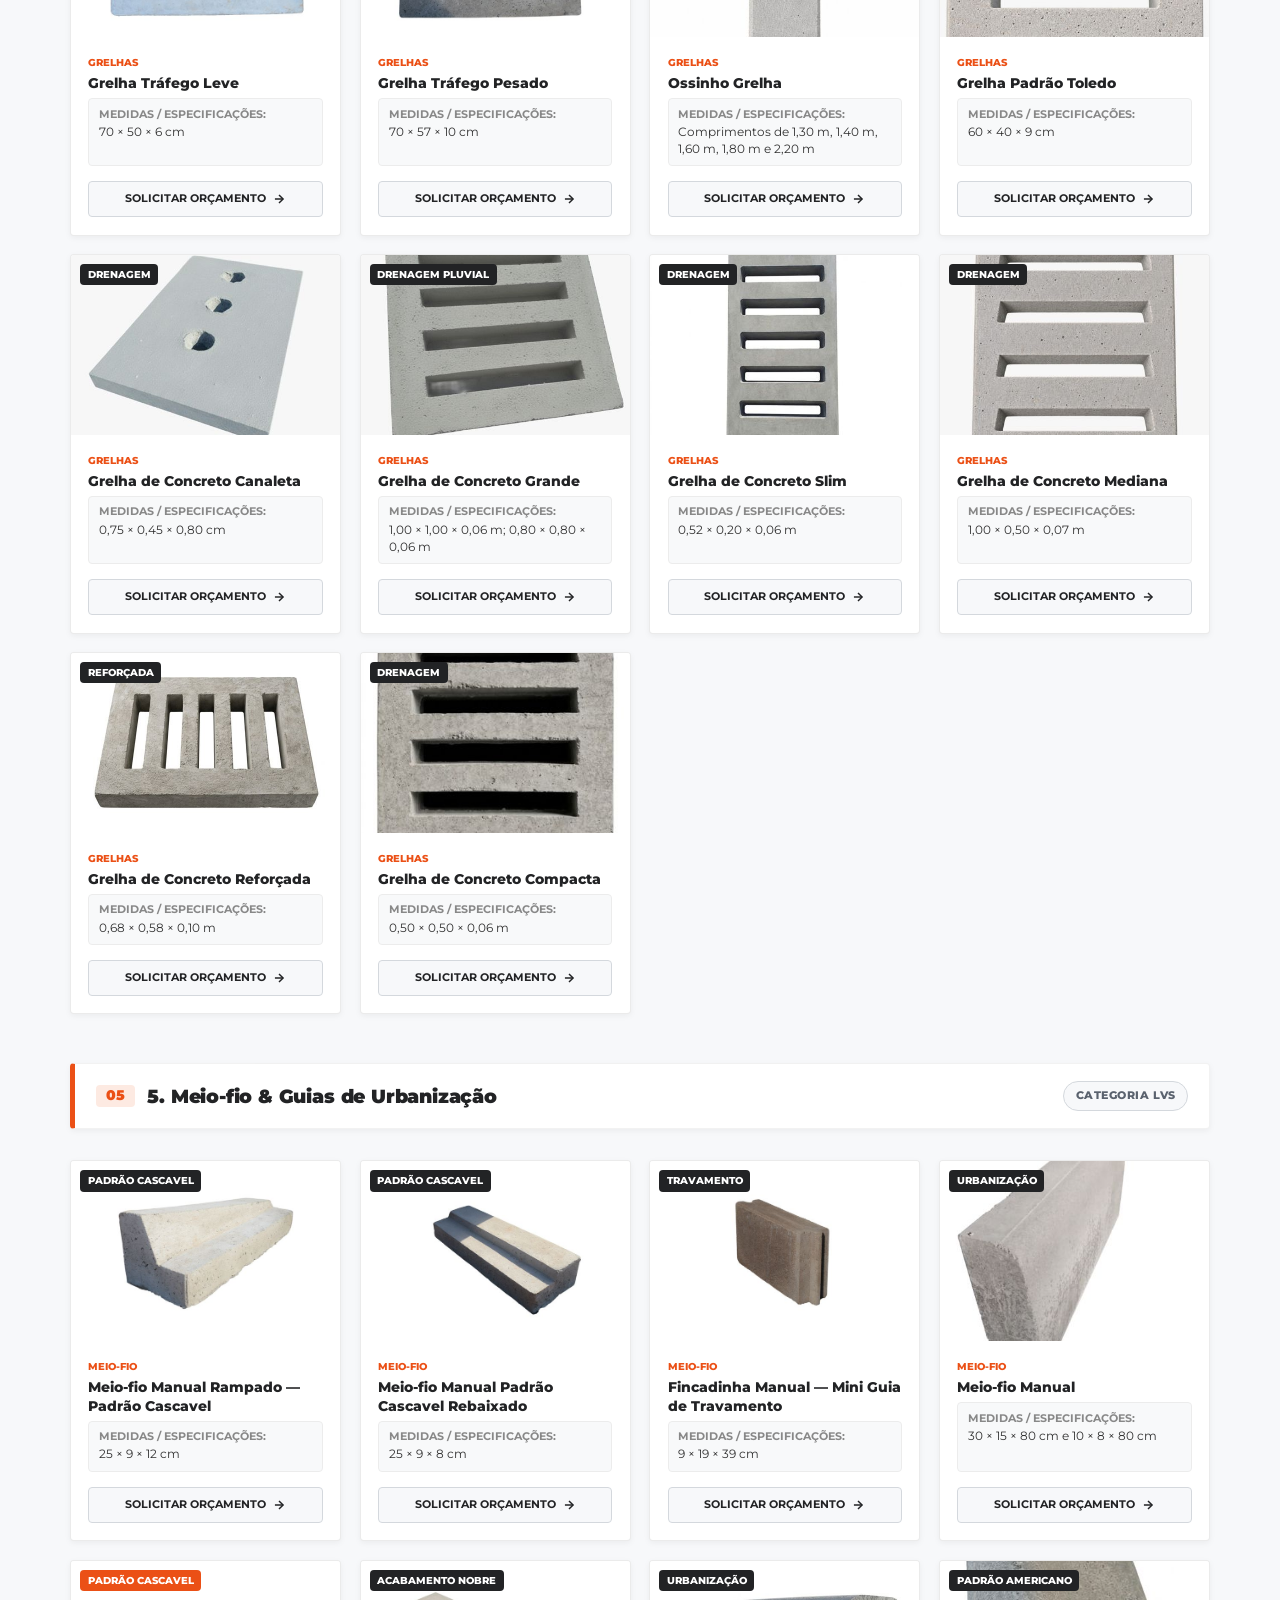
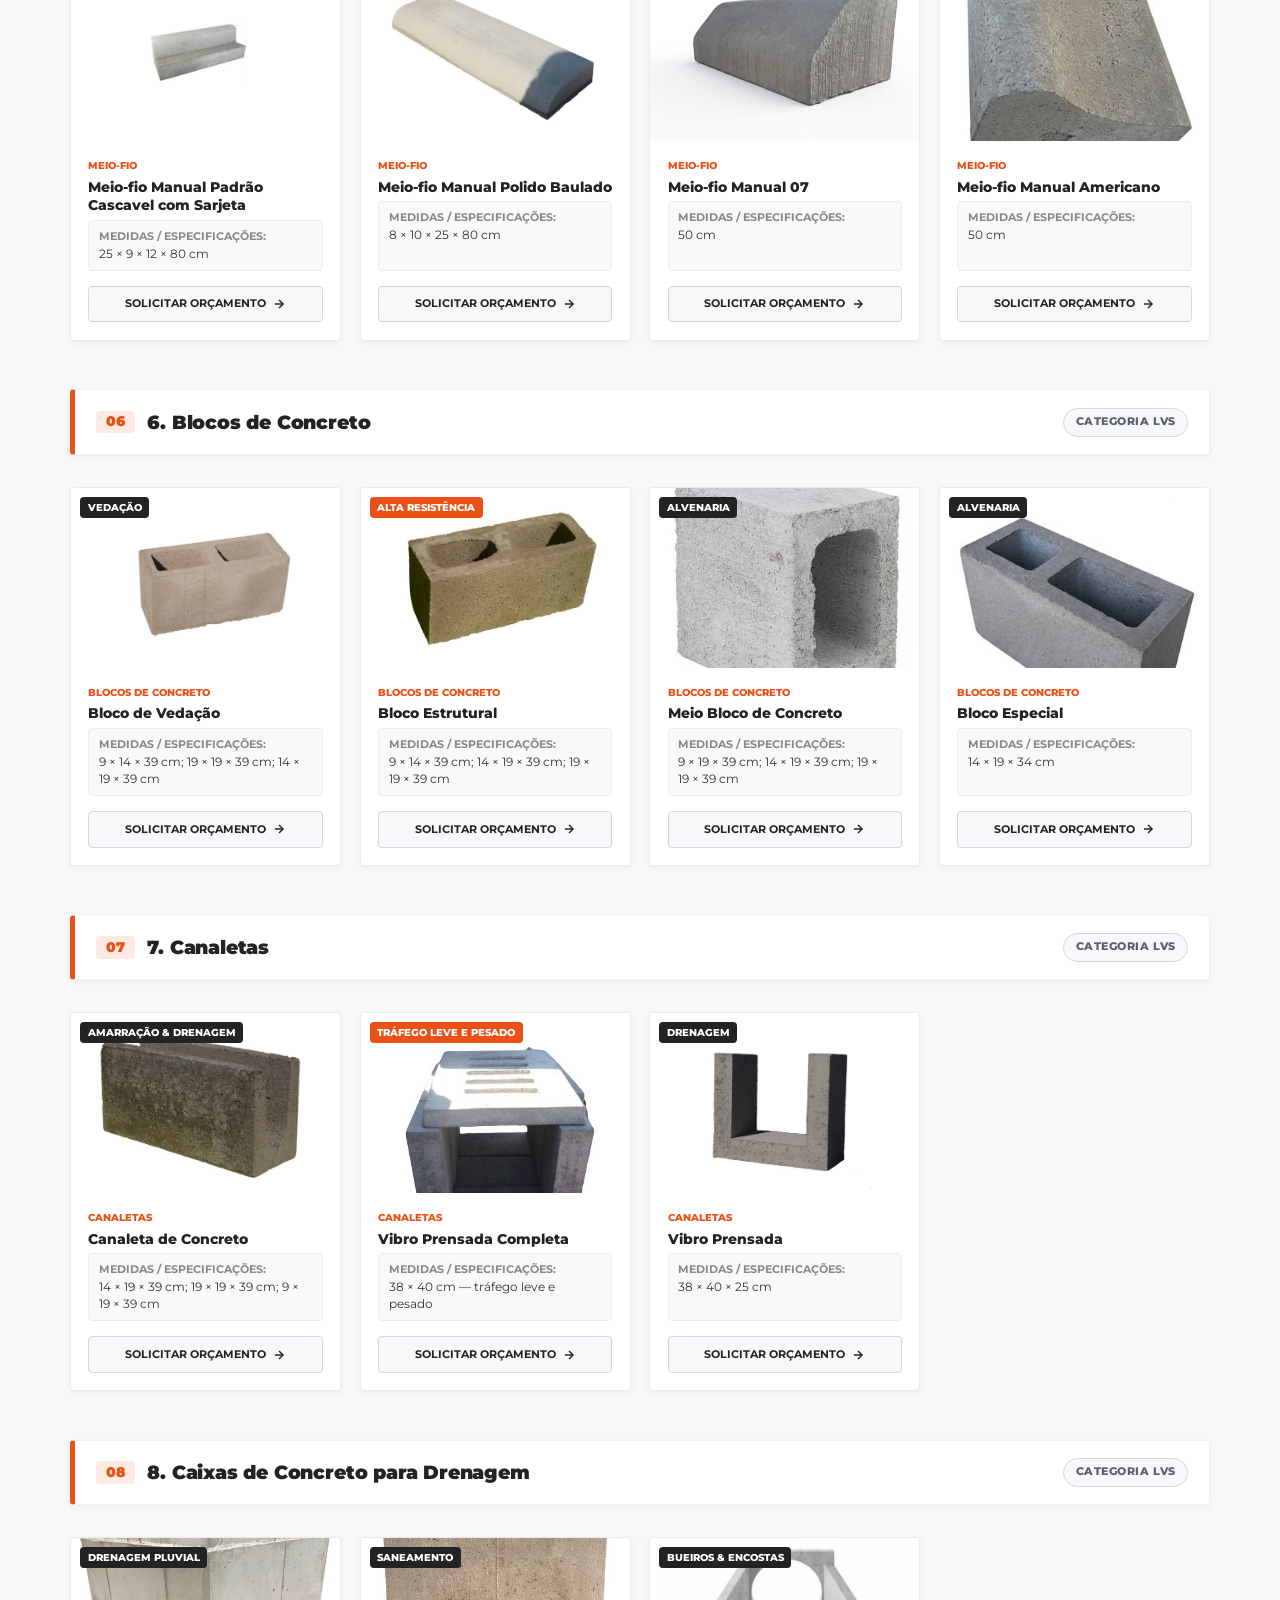
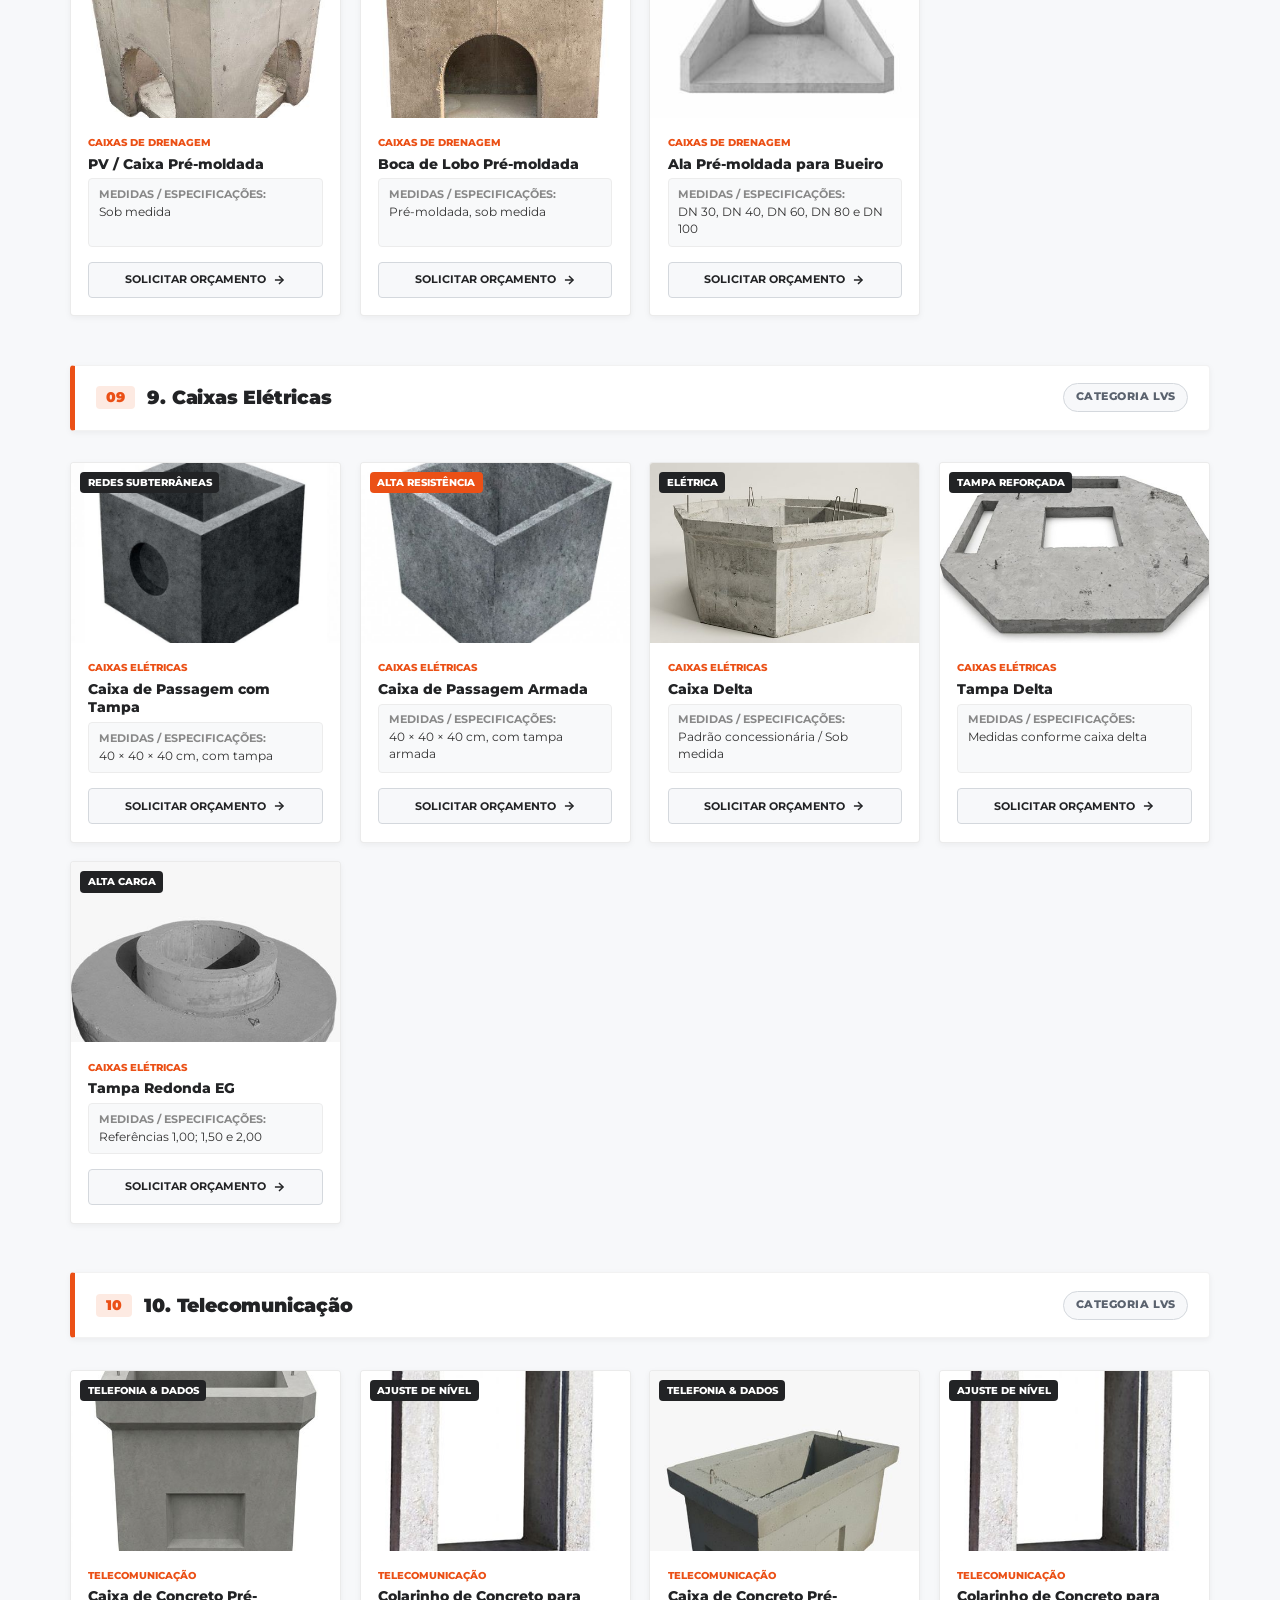
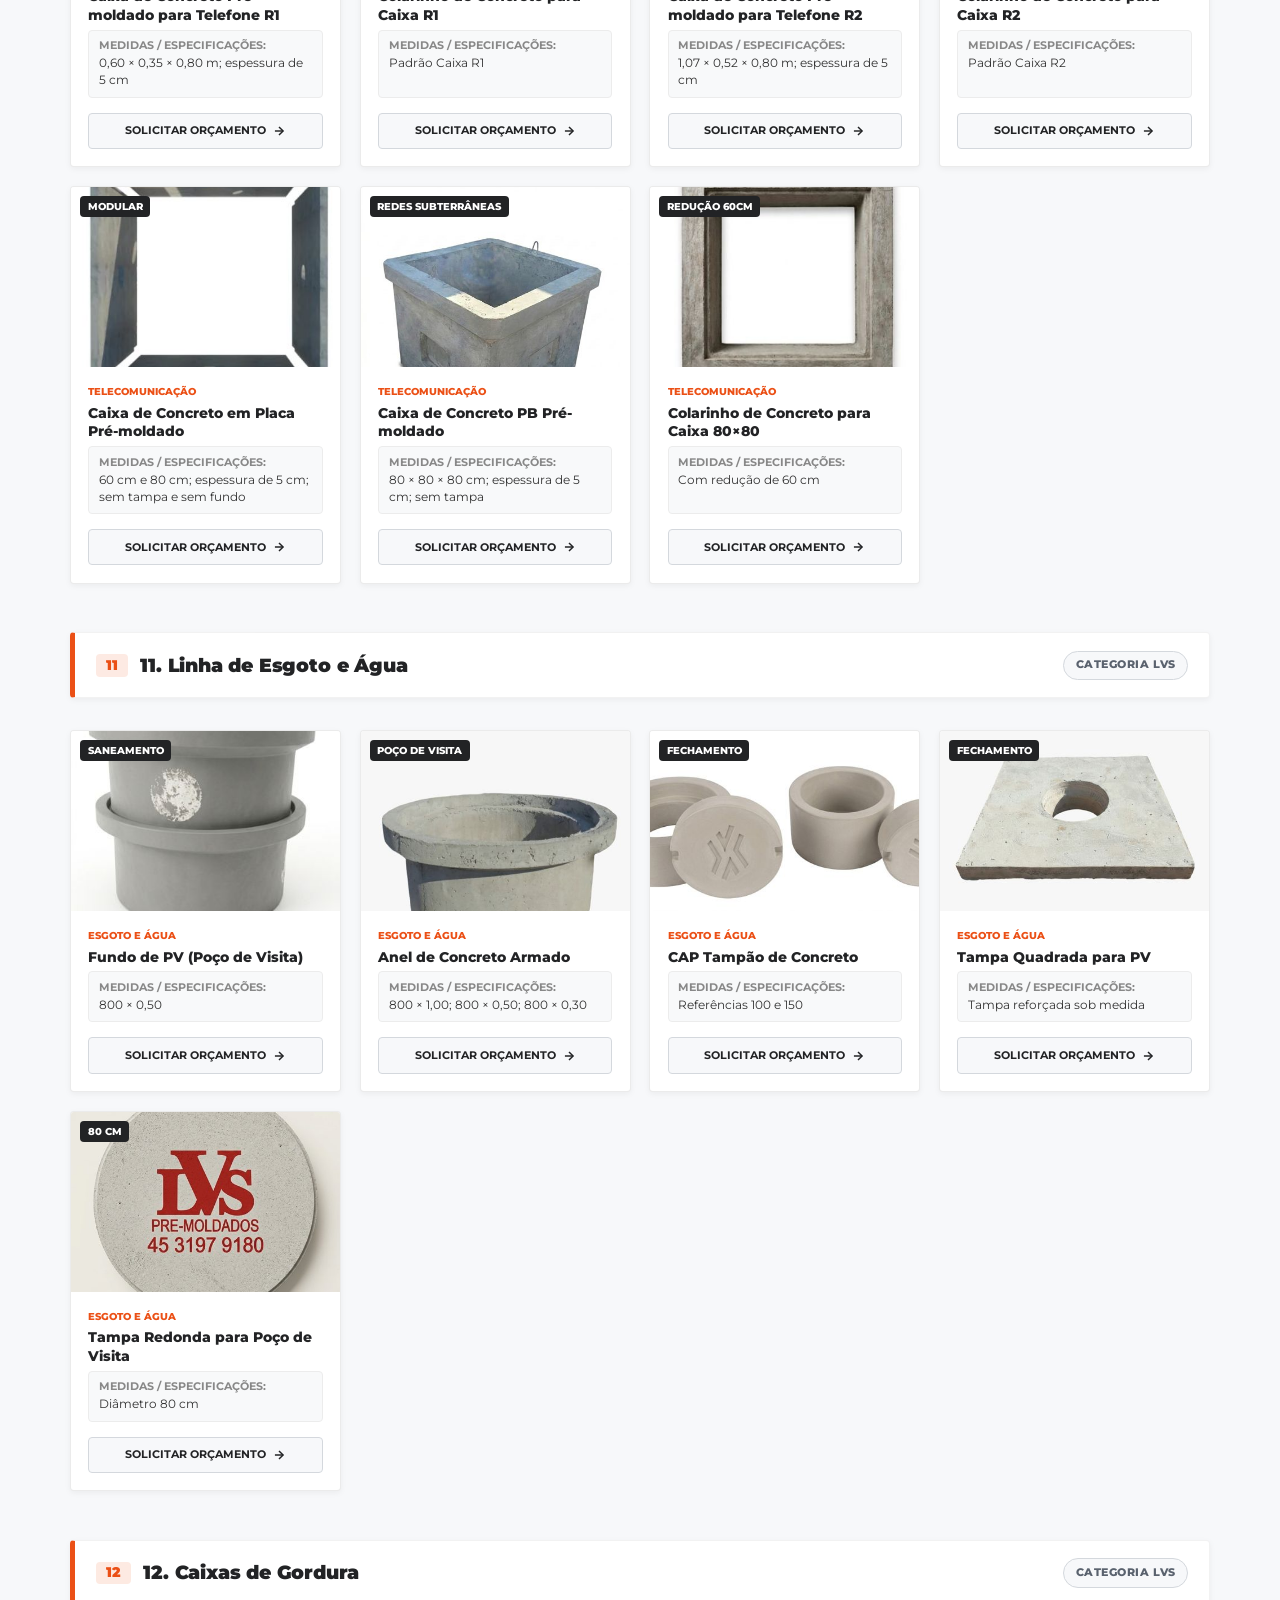
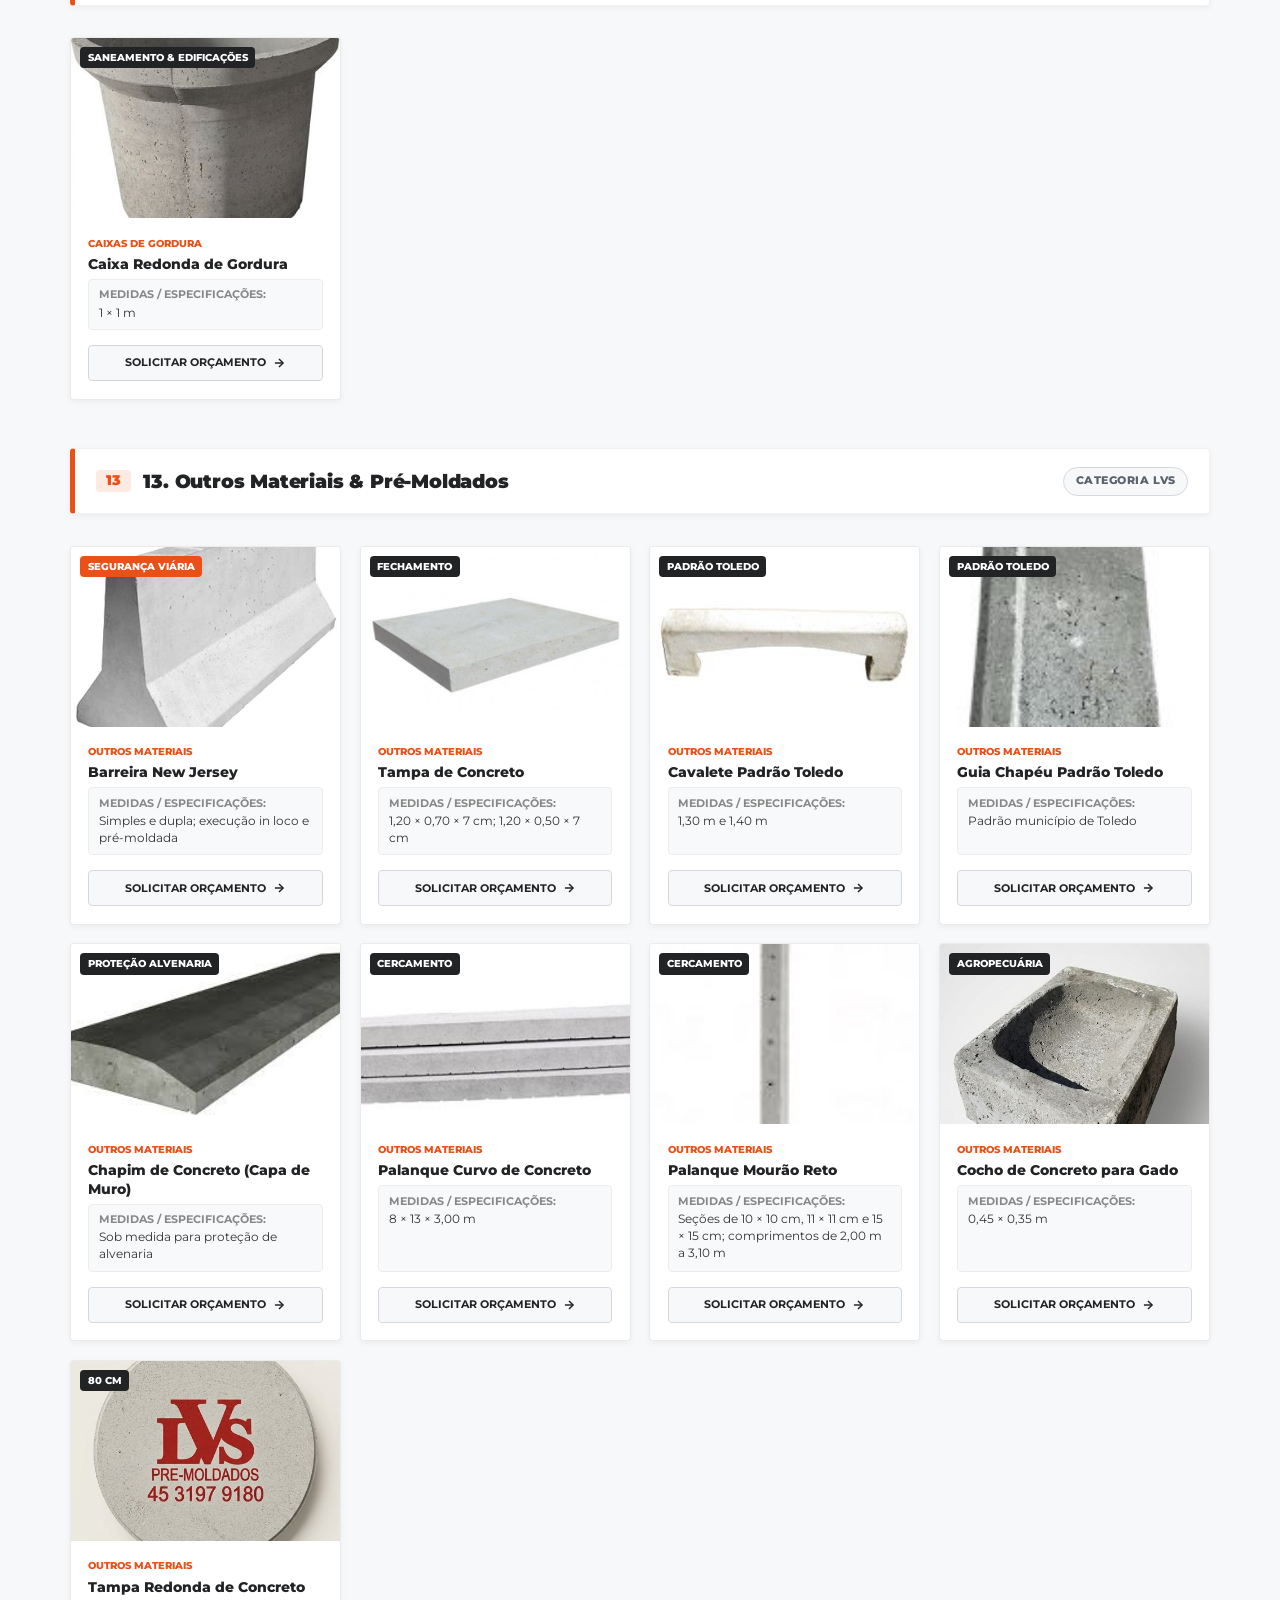
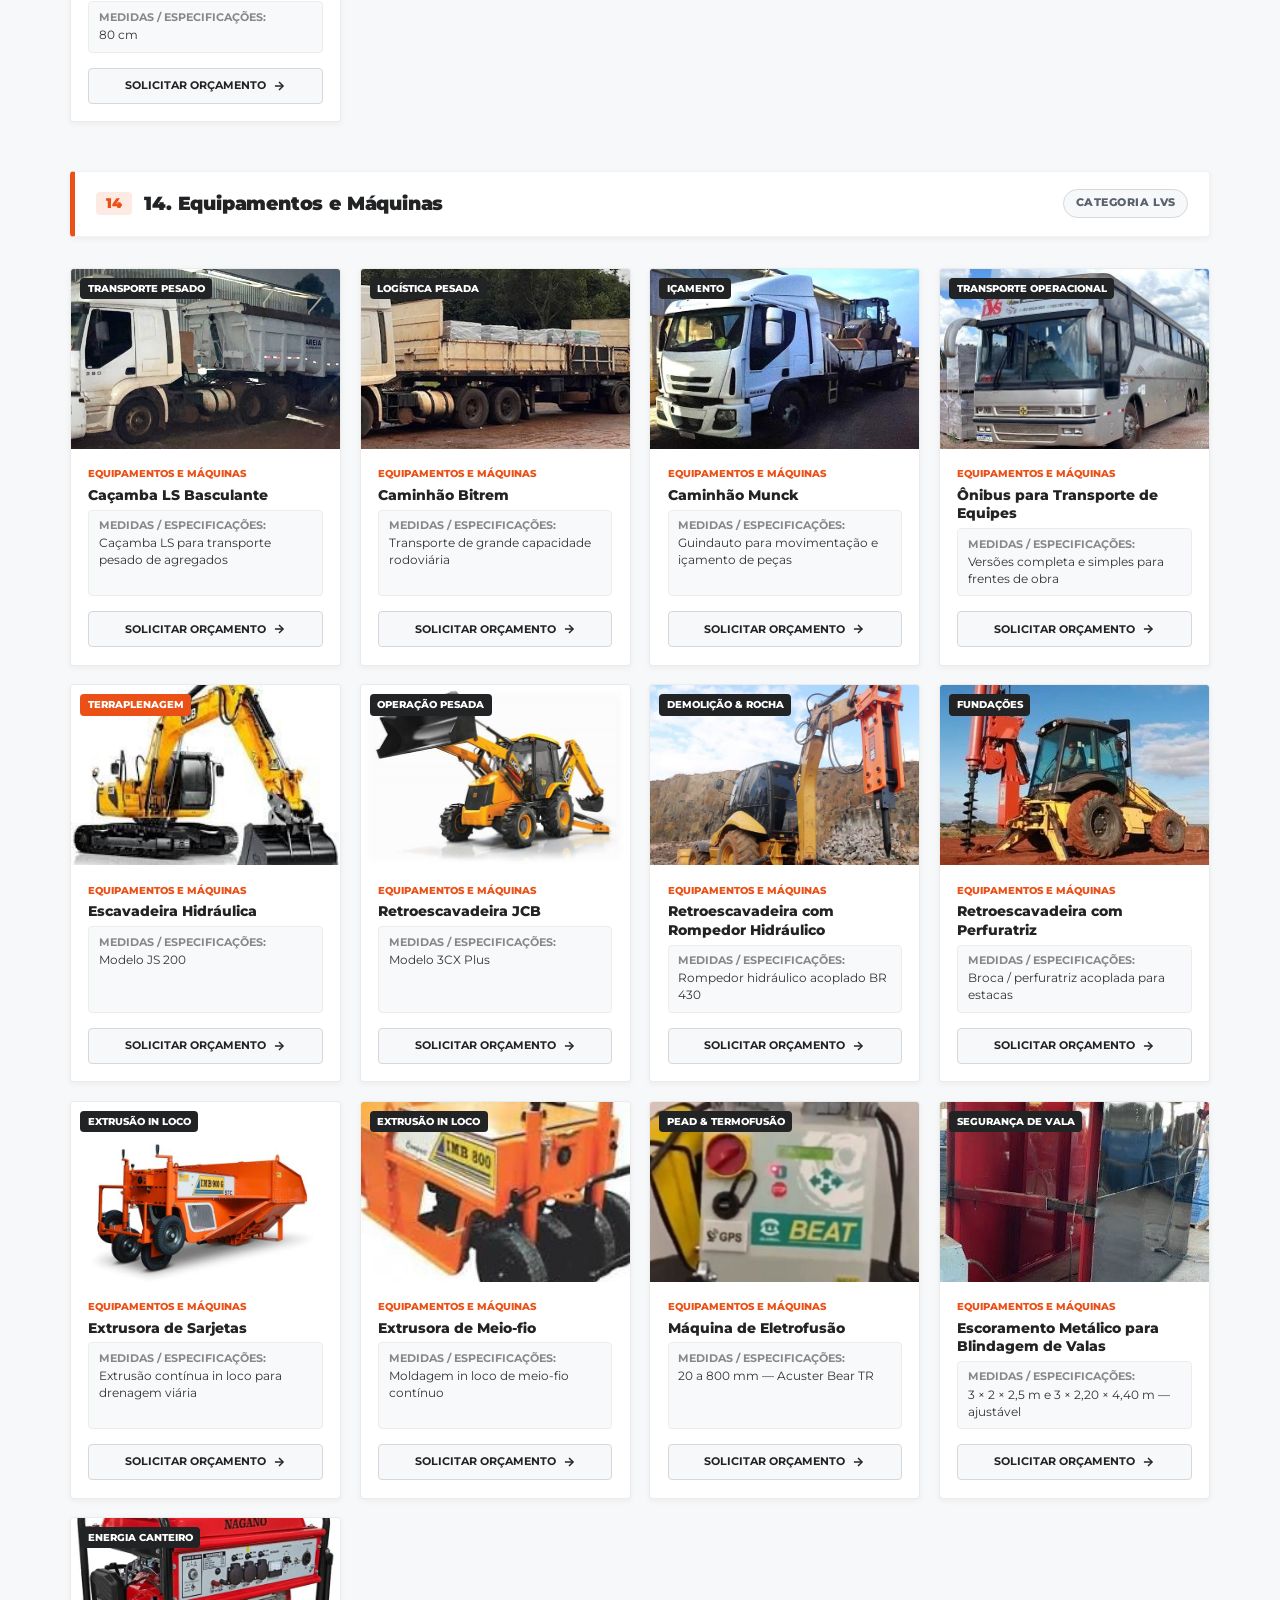
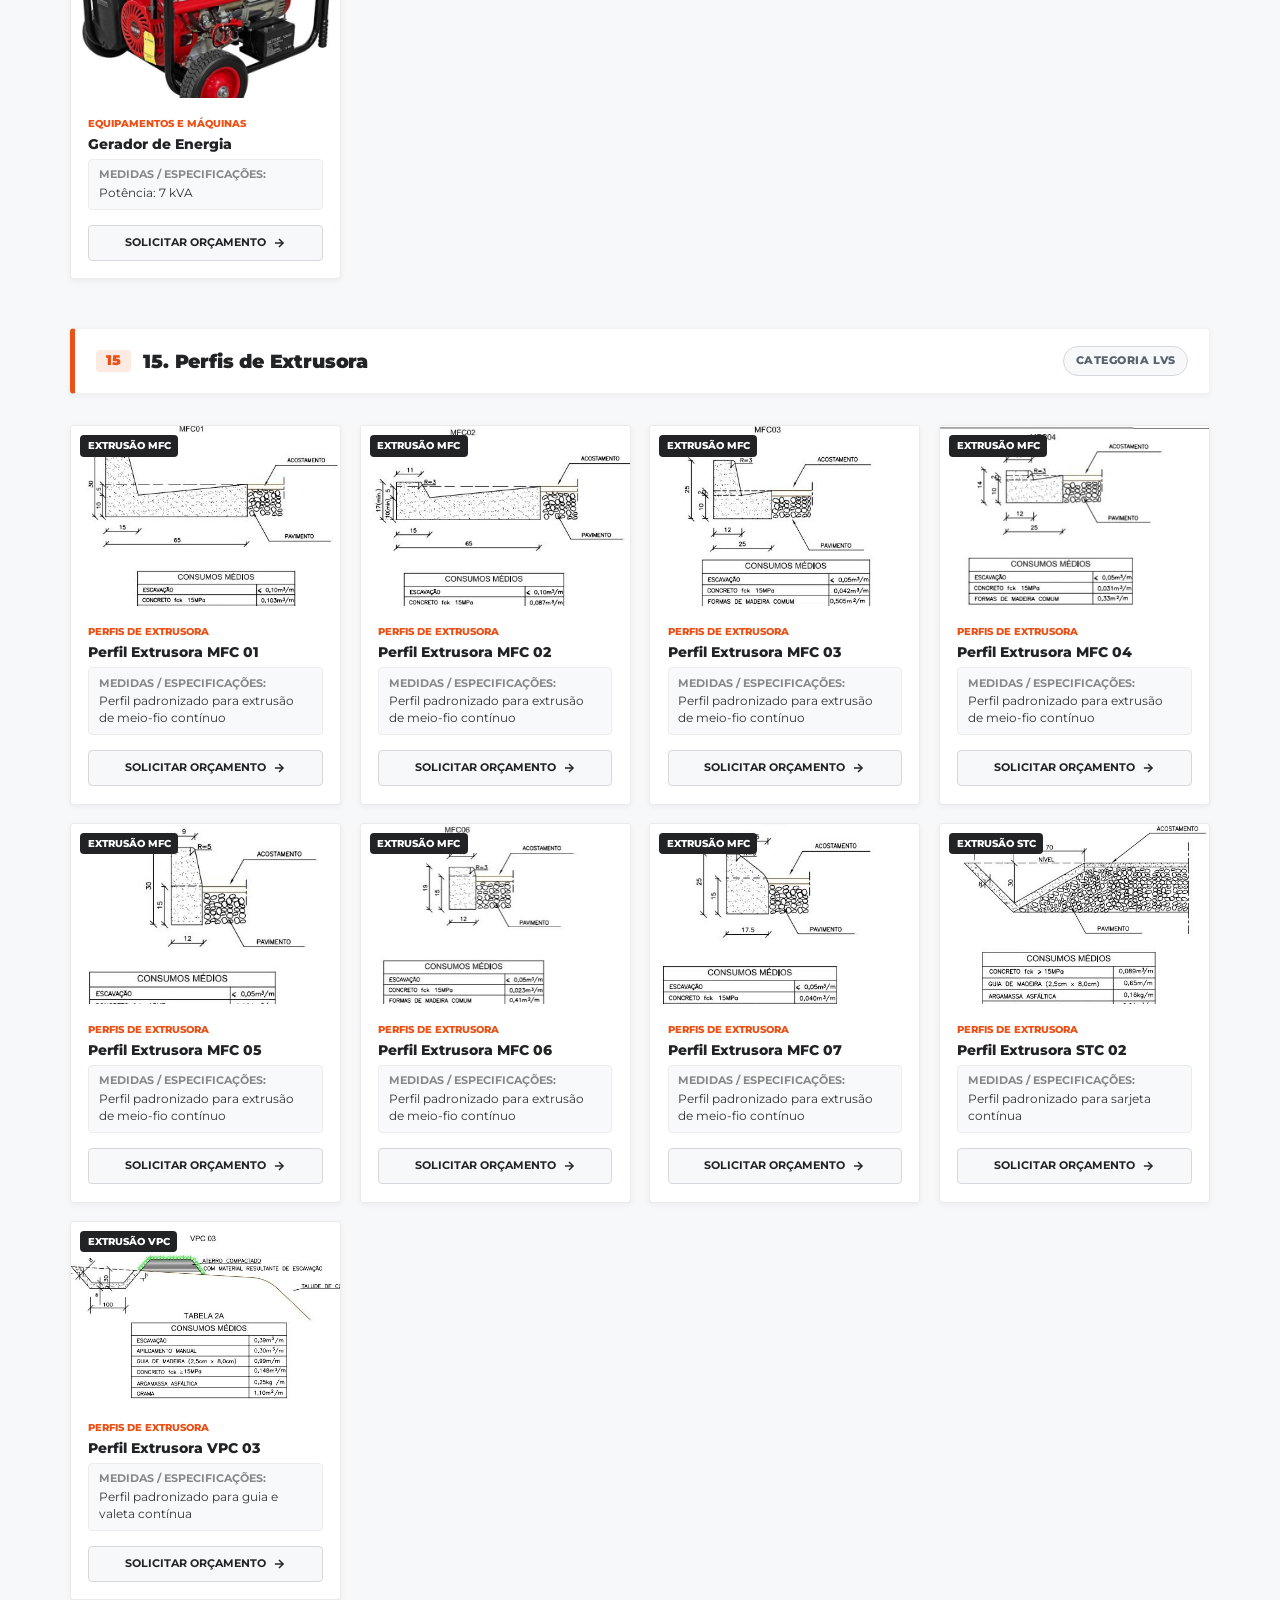
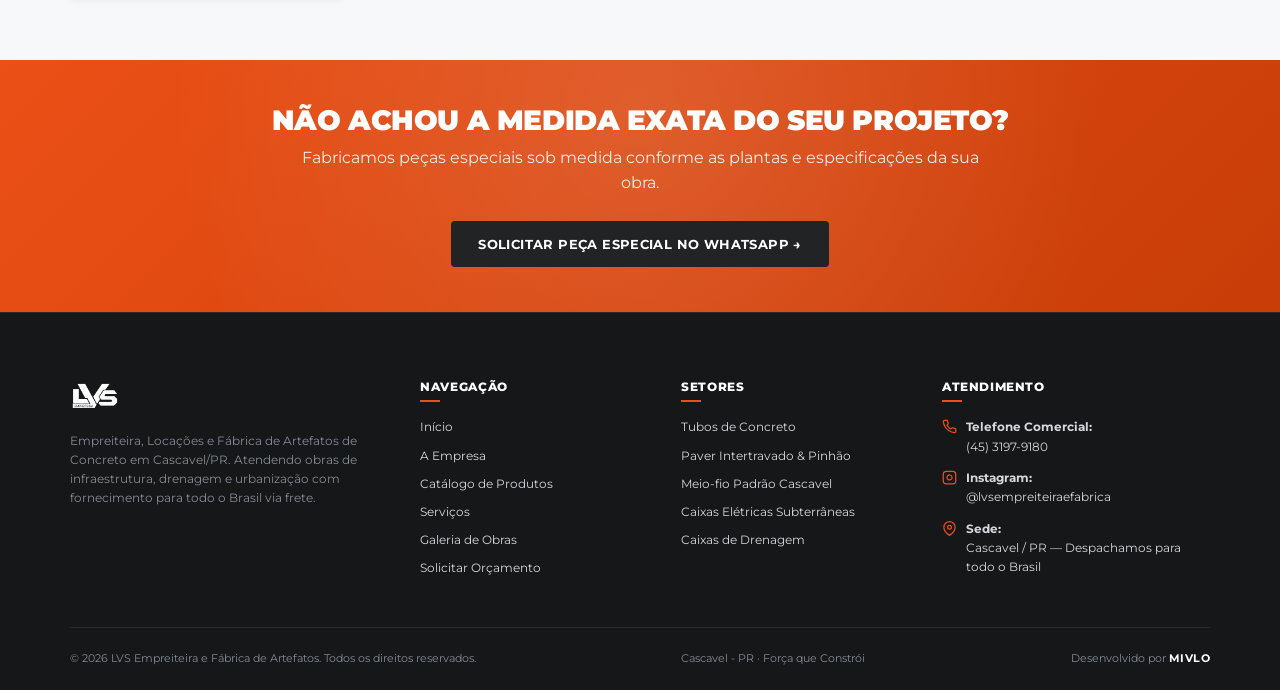
<file: produtos.html>
<!DOCTYPE html>
<html lang="pt-BR">

<head>
  <meta charset="UTF-8">
  <meta name="viewport" content="width=device-width, initial-scale=1.0">
  <title>Catálogo Completo de Artefatos de Concreto | LVS Cascavel - PR</title>
  <meta name="description"
    content="Consulte o catálogo completo de produtos em concreto da LVS: mais de 95 itens em 15 setores com dimensões e especificações técnicas. Sede em Cascavel/PR.">
  <link rel="canonical" href="https://lvs.ind.br/produtos.html">
  <link rel="icon" type="image/png" href="Assets/brand/logo BRANCA PNG.png">

  <link rel="stylesheet" href="css/style.css">
  <link rel="stylesheet" href="css/animations.css">
  <link rel="stylesheet" href="css/responsive.css">

  <style>
    /* Estilos do Catálogo de Produtos */
    .catalog-header {
      background: linear-gradient(180deg, var(--color-graphite-deep) 0%, var(--color-graphite) 100%);
      padding: clamp(2.5rem, 5vw, 4rem) 0 2rem;
      color: var(--color-white);
      border-bottom: 3px solid var(--color-primary);
    }

    /* Barra de Busca e Filtros */
    .catalog-toolbar {
      position: sticky;
      top: 68px;
      background-color: rgba(255, 255, 255, 0.96);
      backdrop-filter: blur(12px);
      -webkit-backdrop-filter: blur(12px);
      border-bottom: 1px solid var(--color-concrete-light);
      padding: 0.85rem 0;
      z-index: 800;
      box-shadow: var(--shadow-sm);
      transition: top var(--transition-fast);
    }

    @media (max-width: 767px) {
      .catalog-toolbar {
        top: 64px;
      }
    }

    .toolbar-grid {
      display: flex;
      flex-direction: column;
      gap: 0.75rem;
    }

    .search-box-wrapper {
      position: relative;
      width: 100%;
    }

    .search-input {
      width: 100%;
      padding: 0.75rem 1rem 0.75rem 2.75rem;
      font-size: 0.85rem;
      color: var(--color-graphite);
      background: var(--color-bg-light);
      border: 1.5px solid var(--color-concrete-light);
      border-radius: var(--radius-xs);
      transition: all var(--transition-fast);
    }

    .search-input:focus {
      border-color: var(--color-primary);
      background: var(--color-white);
      box-shadow: 0 0 0 3px var(--color-primary-subtle);
    }

    .search-icon {
      position: absolute;
      left: 0.9rem;
      top: 50%;
      transform: translateY(-50%);
      color: var(--color-concrete);
      width: 18px;
      height: 18px;
      pointer-events: none;
    }

    .clear-search-btn {
      position: absolute;
      right: 0.9rem;
      top: 50%;
      transform: translateY(-50%);
      color: var(--color-concrete);
      cursor: pointer;
      display: none;
    }

    .categories-pills-scroll {
      display: flex;
      flex-wrap: wrap;
      gap: 0.4rem;
      overflow-x: visible;
      white-space: normal;
      padding: 0.2rem 0;
      scrollbar-width: none;
      -webkit-overflow-scrolling: touch;
    }

    @media (max-width: 767px) {
      .categories-pills-scroll {
        flex-wrap: nowrap;
        overflow-x: auto;
        white-space: nowrap;
      }
    }

    .categories-pills-scroll::-webkit-scrollbar {
      display: none;
    }

    .catalog-filter-pill {
      flex-shrink: 0;
      padding: 0.4rem 0.85rem;
      font-size: 0.74rem;
      font-weight: 700;
      color: var(--color-graphite);
      background-color: var(--color-bg-light);
      border: 1px solid var(--color-concrete-light);
      border-radius: var(--radius-full);
      text-transform: uppercase;
      letter-spacing: 0.02em;
      transition: all var(--transition-fast);
      cursor: pointer;
      white-space: nowrap;
    }

    .catalog-filter-pill:hover,
    .catalog-filter-pill.active {
      background-color: var(--color-primary);
      border-color: var(--color-primary);
      color: var(--color-white);
    }

    .catalog-main-area {
      padding: 2.5rem 0 4rem;
      background-color: var(--color-bg-light);
      min-height: 60vh;
    }

    .catalog-results-header {
      display: flex;
      align-items: center;
      justify-content: space-between;
      margin-bottom: 1.5rem;
      font-size: 0.82rem;
      color: var(--color-text-muted);
    }

    .catalog-cards-grid {
      display: grid;
      grid-template-columns: repeat(auto-fill, minmax(260px, 1fr));
      gap: 1.25rem;
    }

    .catalog-category-header {
      grid-column: 1 / -1;
      display: flex;
      align-items: center;
      justify-content: space-between;
      padding: 1.15rem 1.4rem;
      background: var(--color-white);
      border-left: 5px solid var(--color-primary);
      border-radius: var(--radius-xs);
      box-shadow: var(--shadow-sm);
      margin: 2rem 0 0.85rem;
      border-top: 1px solid rgba(0, 0, 0, 0.05);
      border-right: 1px solid rgba(0, 0, 0, 0.05);
      border-bottom: 1px solid rgba(0, 0, 0, 0.05);
    }

    .catalog-category-header:first-of-type {
      margin-top: 0;
    }

    .cat-header-left {
      display: flex;
      align-items: center;
      gap: 0.85rem;
    }

    .cat-header-num {
      font-size: 0.9rem;
      font-weight: 900;
      color: var(--color-primary);
      background: rgba(235, 80, 22, 0.12);
      padding: 0.3rem 0.65rem;
      border-radius: var(--radius-xs);
      line-height: 1;
    }

    .cat-header-title {
      font-size: 1.25rem;
      font-weight: 900;
      color: var(--color-graphite);
      margin: 0;
      letter-spacing: -0.01em;
    }

    .cat-header-badge {
      font-size: 0.72rem;
      font-weight: 800;
      color: var(--color-text-muted);
      text-transform: uppercase;
      letter-spacing: 0.05em;
      background: var(--color-bg-light);
      padding: 0.35rem 0.75rem;
      border-radius: var(--radius-full);
      border: 1px solid var(--color-concrete-light);
    }

    .catalog-item-card {
      background-color: var(--color-white);
      border: 1px solid rgba(0, 0, 0, 0.08);
      border-radius: var(--radius-xs);
      overflow: hidden;
      display: flex;
      flex-direction: column;
      box-shadow: var(--shadow-sm);
      transition: transform var(--transition-fast), box-shadow var(--transition-fast);
    }

    .catalog-item-card:hover {
      transform: translateY(-4px);
      box-shadow: var(--shadow-md);
      border-color: rgba(235, 80, 22, 0.35);
    }

    .catalog-item-thumb {
      height: 180px;
      background-color: #E6E9ED;
      position: relative;
      overflow: hidden;
    }

    .catalog-item-thumb img {
      width: 100%;
      height: 100%;
      object-fit: cover;
      transition: transform var(--transition-normal);
    }

    .catalog-item-card:hover .catalog-item-thumb img {
      transform: scale(1.05);
    }

    .catalog-item-badge {
      position: absolute;
      top: 0.6rem;
      left: 0.6rem;
      background-color: var(--color-graphite);
      color: var(--color-white);
      font-size: 0.65rem;
      font-weight: 800;
      padding: 0.2rem 0.5rem;
      border-radius: var(--radius-xs);
      text-transform: uppercase;
    }

    .catalog-item-badge.badge-orange {
      background-color: var(--color-primary);
    }

    .catalog-item-info {
      padding: 1.15rem;
      display: flex;
      flex-direction: column;
      flex-grow: 1;
    }

    .catalog-item-cat {
      font-size: 0.68rem;
      font-weight: 800;
      color: var(--color-primary);
      text-transform: uppercase;
      margin-bottom: 0.25rem;
    }

    .catalog-item-name {
      font-size: 0.95rem;
      font-weight: 800;
      color: var(--color-graphite);
      margin-bottom: 0.35rem;
      line-height: 1.3;
    }

    .catalog-item-dim {
      font-size: 0.78rem;
      color: #333333;
      margin-bottom: 1rem;
      flex-grow: 1;
      line-height: 1.45;
      background: #F8F9FA;
      padding: 0.5rem 0.65rem;
      border-radius: var(--radius-xs);
      border: 1px solid #ECECEC;
    }

    .catalog-item-btn {
      font-size: 0.76rem;
      font-weight: 700;
      text-transform: uppercase;
      padding: 0.55rem 0.8rem;
      background-color: var(--color-bg-light);
      border: 1px solid var(--color-concrete-light);
      border-radius: var(--radius-xs);
      text-align: center;
      color: var(--color-graphite);
      transition: all var(--transition-fast);
      display: flex;
      align-items: center;
      justify-content: center;
      gap: 0.4rem;
    }

    .catalog-item-card:hover .catalog-item-btn {
      background-color: var(--color-primary);
      border-color: var(--color-primary);
      color: var(--color-white);
    }

    .no-results-msg {
      text-align: center;
      padding: 4rem 1rem;
      display: none;
    }

    /* ==========================================================================
       Layout Mobile: 3 Produtos por Linha (Visão Abrangente e Proporções Reduzidas)
       ========================================================================== */
    @media (max-width: 767px) {
      .catalog-main-area {
        padding: 1rem 0 3.5rem;
      }

      .catalog-main-area .container {
        padding-left: 0.5rem;
        padding-right: 0.5rem;
      }

      .catalog-results-header {
        font-size: 0.68rem;
        margin-bottom: 0.75rem;
        padding: 0 0.25rem;
      }

      /* Grade com rigorosamente 3 produtos por linha */
      .catalog-cards-grid {
        grid-template-columns: repeat(3, 1fr);
        gap: 0.45rem;
      }

      /* Cabeçalho da Categoria ocupando todas as 3 colunas */
      .catalog-category-header {
        grid-column: 1 / -1;
        padding: 0.65rem 0.75rem;
        margin: 1.25rem 0 0.5rem;
        border-left-width: 4px;
        border-radius: 4px;
      }

      .catalog-category-header:first-of-type {
        margin-top: 0;
      }

      .cat-header-left {
        gap: 0.45rem;
      }

      .cat-header-num {
        font-size: 0.70rem;
        padding: 0.2rem 0.45rem;
        border-radius: 3px;
      }

      .cat-header-title {
        font-size: 0.88rem;
        line-height: 1.2;
      }

      .cat-header-badge {
        font-size: 0.58rem;
        padding: 0.2rem 0.45rem;
        letter-spacing: 0.02em;
      }

      /* Card do Produto Compacto */
      .catalog-item-card {
        border-radius: 4px;
        box-shadow: 0 1px 4px rgba(0, 0, 0, 0.06);
        border: 1px solid rgba(0, 0, 0, 0.08);
      }

      .catalog-item-card:hover {
        transform: none;
      }

      /* Miniatura do Produto em Altura Equilibrada */
      .catalog-item-thumb {
        height: 96px;
      }

      .catalog-item-badge {
        top: 0.25rem;
        left: 0.25rem;
        font-size: 0.50rem;
        padding: 0.15rem 0.35rem;
        border-radius: 2px;
        letter-spacing: 0;
        font-weight: 800;
        line-height: 1;
      }

      /* Conteúdo Informativo do Card */
      .catalog-item-info {
        padding: 0.45rem 0.35rem 0.4rem;
        display: flex;
        flex-direction: column;
        flex-grow: 1;
      }

      .catalog-item-cat {
        font-size: 0.55rem;
        font-weight: 800;
        margin-bottom: 0.15rem;
        white-space: nowrap;
        overflow: hidden;
        text-overflow: ellipsis;
        color: var(--color-primary);
        letter-spacing: 0.02em;
      }

      .catalog-item-name {
        font-size: 0.68rem;
        font-weight: 800;
        color: var(--color-graphite);
        margin-bottom: 0.25rem;
        line-height: 1.2;
        display: -webkit-box;
        -webkit-line-clamp: 2;
        line-clamp: 2;
        -webkit-box-orient: vertical;
        overflow: hidden;
        min-height: 2.4em;
      }

      /* Medidas e Especificações Técnicas */
      .catalog-item-dim {
        font-size: 0.60rem;
        color: #333333;
        line-height: 1.22;
        padding: 0.25rem 0.3rem;
        background: #F4F6F8;
        border: 1px solid #E5E8EC;
        border-radius: 3px;
        margin-bottom: 0.35rem;
        display: -webkit-box;
        -webkit-line-clamp: 2;
        line-clamp: 2;
        -webkit-box-orient: vertical;
        overflow: hidden;
        min-height: 2.45em;
      }

      .catalog-item-dim span {
        display: none !important;
        /* Oculta prefixo 'Medidas / Especificações:' no mobile */
      }

      /* Botão Enxuto para WhatsApp */
      .catalog-item-btn {
        font-size: 0;
        padding: 0.4rem 0.2rem;
        border-radius: 3px;
        margin-top: auto;
        text-align: center;
        justify-content: center;
        gap: 0;
        background-color: var(--color-primary);
        border-color: var(--color-primary);
        color: var(--color-white);
        font-weight: 800;
        letter-spacing: 0.03em;
      }

      .catalog-item-btn::after {
        content: 'Orçar';
        font-size: 0.62rem;
        text-transform: uppercase;
      }

      .catalog-item-btn svg {
        display: none;
      }
    }

    /* Telas ultra-estreitas (< 360px) */
    @media (max-width: 360px) {
      .catalog-cards-grid {
        gap: 0.3rem;
      }

      .catalog-item-thumb {
        height: 82px;
      }

      .catalog-item-name {
        font-size: 0.64rem;
      }

      .catalog-item-dim {
        font-size: 0.58rem;
      }

      .catalog-item-btn::after {
        font-size: 0.58rem;
      }
    }
  </style>
</head>

<body>

  <!-- Cabeçalho Fixo Global (Topbar + Menu de Navegação Permanente) -->
  <div class="site-header-wrapper" id="site-header-wrapper">
    <!-- Topbar Informativa -->
    <div class="topbar">
      <div class="container">
        <div class="topbar-info">
          <div class="topbar-item">
            <span>Cascavel / PR · Catálogo Oficial de Fábrica</span>
          </div>
          <div class="topbar-item">
            <a href="tel:4531979180" style="color: inherit;">(45) 3197-9180</a>
          </div>
        </div>
        <div class="topbar-badge">15 Setores · 95+ Itens · Sem Intermediários</div>
      </div>
    </div>

    <!-- Cabeçalho Principal Padronizado (Transparência Branca) -->
    <header class="header" id="header">
      <div class="container header-container">
        <a href="index.html" class="brand-logo" aria-label="LVS Empreiteira - Página Inicial">
          <img src="Assets/brand/logo_lvs.png" alt="Logotipo LVS Empreiteira" width="160" height="42">
        </a>

        <!-- Menu Desktop Padronizado -->
        <nav class="nav-desktop" aria-label="Navegação Principal">
          <a href="index.html" class="nav-link">Início</a>
          <a href="empresa.html" class="nav-link">A Empresa</a>
          <a href="produtos.html" class="nav-link active">Produtos</a>
          <a href="index.html#servicos" class="nav-link">Serviços</a>
          <a href="index.html#galeria" class="nav-link">Obras</a>
          <a href="index.html#orcamento" class="nav-link">Contato</a>
        </nav>

        <div class="header-actions">
          <a href="https://wa.me/554531979180?text=Ol%C3%A1%2C+gostaria+de+solicitar+um+or%C3%A7amento+geral+de+produtos."
            target="_blank" rel="noopener noreferrer" class="btn btn-primary btn-sm">
            <span>Solicitar Orçamento</span>
          </a>

          <button class="mobile-toggle" aria-label="Abrir Menu de Navegação" aria-expanded="false">
            <span></span>
            <span></span>
            <span></span>
          </button>
        </div>
      </div>
    </header>
  </div>

  <!-- Gaveta Mobile Padronizada -->
  <div class="nav-mobile-overlay"></div>
  <aside class="nav-mobile" aria-label="Menu Mobile">
    <div class="nav-mobile-top">
      <div class="brand-logo" style="margin-bottom: 2rem;">
        <img src="Assets/brand/logo_lvs.png" alt="Logotipo LVS Empreiteira" width="140" height="36">
      </div>
      <ul class="nav-mobile-list">
        <li><a href="index.html" class="nav-mobile-link">Início</a></li>
        <li><a href="empresa.html" class="nav-mobile-link">A Empresa</a></li>
        <li><a href="produtos.html" class="nav-mobile-link active" style="color: var(--color-primary);">Produtos de
            Concreto</a></li>
        <li><a href="index.html#servicos" class="nav-mobile-link">Serviços</a></li>
        <li><a href="index.html#galeria" class="nav-mobile-link">Galeria de Obras</a></li>
        <li><a href="index.html#orcamento" class="nav-mobile-link">Solicitar Orçamento</a></li>
      </ul>
    </div>
    <div class="nav-mobile-footer">
      <a href="https://wa.me/554531979180" target="_blank" rel="noopener noreferrer" class="btn btn-whatsapp"
        style="width: 100%; justify-content: center;">
        <span>Chamar no WhatsApp</span>
      </a>
    </div>
  </aside>

  <!-- Banner do Catálogo -->
  <section class="catalog-header">
    <div class="container">
      <div class="section-tag section-tag-light">Catálogo de Fábrica</div>
      <h1 class="section-title section-title-white" style="margin-bottom: 0.6rem;">
        Produtos de Concreto & <span class="text-orange">Artefatos Sob Medida</span>
      </h1>
      <p class="section-subtitle section-subtitle-white">
        Consulte os produtos fabricados pela LVS para drenagem, pavimentação, urbanização e redes subterrâneas. Filtre
        por setor ou busque pelo nome da peça.
      </p>
    </div>
  </section>

  <!-- Barra de Ferramentas Fixa: Busca e Filtros Rápidos -->
  <div class="catalog-toolbar">
    <div class="container toolbar-grid">
      <!-- Campo de Busca Instantânea -->
      <div class="search-box-wrapper">
        <svg class="search-icon" viewBox="0 0 24 24" fill="none" stroke="currentColor" stroke-width="2.5">
          <circle cx="11" cy="11" r="8"></circle>
          <line x1="21" y1="21" x2="16.65" y2="16.65"></line>
        </svg>
        <input type="text" id="catalogSearch" class="search-input"
          placeholder="Buscar produto por nome, especificação ou setor (ex: Paver, Tubo, Meio-fio, Delta)...">
        <span class="clear-search-btn" id="clearSearch">✕</span>
      </div>

      <!-- Filtros por Categoria -->
      <div class="categories-pills-scroll" role="tablist">
        <button class="catalog-filter-pill active" data-filter="todos">Todos (92)</button>
        <button class="catalog-filter-pill" data-filter="pavers">1. Pavers</button>
        <button class="catalog-filter-pill" data-filter="tubos">2. Tubos</button>
        <button class="catalog-filter-pill" data-filter="drenantes">3. Drenantes</button>
        <button class="catalog-filter-pill" data-filter="grelhas">4. Grelhas</button>
        <button class="catalog-filter-pill" data-filter="meio_fio">5. Meio-fio</button>
        <button class="catalog-filter-pill" data-filter="blocos">6. Blocos de Concreto</button>
        <button class="catalog-filter-pill" data-filter="canaletas">7. Canaletas</button>
        <button class="catalog-filter-pill" data-filter="caixas_concreto">8. Caixas Drenagem</button>
        <button class="catalog-filter-pill" data-filter="caixa_eletrica">9. Caixas Elétricas</button>
        <button class="catalog-filter-pill" data-filter="telecomunicacao">10. Telecomunicação</button>
        <button class="catalog-filter-pill" data-filter="esgoto">11. Esgoto e Água</button>
        <button class="catalog-filter-pill" data-filter="caixas_gordura">12. Caixas de Gordura</button>
        <button class="catalog-filter-pill" data-filter="outros">13. Outros Materiais</button>
        <button class="catalog-filter-pill" data-filter="equipamentos_maquinas">14. Equipamentos e Máquinas</button>
        <button class="catalog-filter-pill" data-filter="perfis_extrusora">15. Perfis de Extrusora</button>
      </div>
    </div>
  </div>

  <!-- Área Principal de Produtos -->
  <main class="catalog-main-area">
    <div class="container">
      <div class="catalog-results-header">
        <span id="resultsCount">Exibindo todos os produtos</span>
        <span>Fabricação própria em Cascavel / PR</span>
      </div>

      <!-- Grid com os Itens Reais do Catálogo LVS (Sem Preço - Categoria, Nome e Dimensão) -->
      <div class="catalog-cards-grid" id="catalogGrid">
        <div class="catalog-category-header" data-category="pavers">
          <div class="cat-header-left">
            <span class="cat-header-num">01</span>
            <h2 class="cat-header-title">1. Pavers & Pisos Intertravados</h2>
          </div>
          <span class="cat-header-badge">Categoria LVS</span>
        </div>

        <div class="catalog-item-card" data-category="pavers"
          data-name="tátil alerta (20 × 10 cm) pavers 20 × 10 × 4/6/8 cm acessibilidade">
          <div class="catalog-item-thumb">
            <img src="Assets/images/produtos/pavers/tatil_alerta.jpg"
              alt="Tátil Alerta (20 × 10 cm) - LVS Fábrica de Artefatos" loading="lazy">
            <span class="catalog-item-badge">Acessibilidade</span>
          </div>
          <div class="catalog-item-info">
            <span class="catalog-item-cat">Pavers</span>
            <h3 class="catalog-item-name">Tátil Alerta (20 × 10 cm)</h3>
            <div class="catalog-item-dim"><span
                style="color: #888; font-size: 0.7rem; text-transform: uppercase; font-weight: 700; display: block; margin-bottom: 2px;">Medidas
                / Especificações:</span>20 × 10 × 4/6/8 cm</div>
            <a href="https://wa.me/554531979180?text=Ol%C3%A1%2C%20gostaria%20de%20solicitar%20or%C3%A7amento%20para%20o%20produto%3A%20T%C3%A1til%20Alerta%20(20%20%C3%97%2010%20cm)%20(20%20%C3%97%2010%20%C3%97%204%2F6%2F8%20cm)."
              target="_blank" rel="noopener noreferrer" class="catalog-item-btn">
              <span>Solicitar Orçamento</span>
              <svg width="14" height="14" viewBox="0 0 24 24" fill="none" stroke="currentColor" stroke-width="2.5">
                <line x1="5" y1="12" x2="19" y2="12"></line>
                <polyline points="12 5 19 12 12 19"></polyline>
              </svg>
            </a>
          </div>
        </div>

        <div class="catalog-item-card" data-category="pavers"
          data-name="tátil direcional (20 × 10 cm) pavers 20 × 10 × 4/6/8 cm acessibilidade">
          <div class="catalog-item-thumb">
            <img src="Assets/images/produtos/pavers/tatil_direcional.jpg"
              alt="Tátil Direcional (20 × 10 cm) - LVS Fábrica de Artefatos" loading="lazy">
            <span class="catalog-item-badge">Acessibilidade</span>
          </div>
          <div class="catalog-item-info">
            <span class="catalog-item-cat">Pavers</span>
            <h3 class="catalog-item-name">Tátil Direcional (20 × 10 cm)</h3>
            <div class="catalog-item-dim"><span
                style="color: #888; font-size: 0.7rem; text-transform: uppercase; font-weight: 700; display: block; margin-bottom: 2px;">Medidas
                / Especificações:</span>20 × 10 × 4/6/8 cm</div>
            <a href="https://wa.me/554531979180?text=Ol%C3%A1%2C%20gostaria%20de%20solicitar%20or%C3%A7amento%20para%20o%20produto%3A%20T%C3%A1til%20Direcional%20(20%20%C3%97%2010%20cm)%20(20%20%C3%97%2010%20%C3%97%204%2F6%2F8%20cm)."
              target="_blank" rel="noopener noreferrer" class="catalog-item-btn">
              <span>Solicitar Orçamento</span>
              <svg width="14" height="14" viewBox="0 0 24 24" fill="none" stroke="currentColor" stroke-width="2.5">
                <line x1="5" y1="12" x2="19" y2="12"></line>
                <polyline points="12 5 19 12 12 19"></polyline>
              </svg>
            </a>
          </div>
        </div>

        <div class="catalog-item-card" data-category="pavers"
          data-name="paver retangular natural pavers 20 × 10 × 4/6/8 cm pavimentação">
          <div class="catalog-item-thumb">
            <img src="Assets/images/produtos/pavers/natural.jpg"
              alt="Paver Retangular Natural - LVS Fábrica de Artefatos" loading="lazy">
            <span class="catalog-item-badge">Pavimentação</span>
          </div>
          <div class="catalog-item-info">
            <span class="catalog-item-cat">Pavers</span>
            <h3 class="catalog-item-name">Paver Retangular Natural</h3>
            <div class="catalog-item-dim"><span
                style="color: #888; font-size: 0.7rem; text-transform: uppercase; font-weight: 700; display: block; margin-bottom: 2px;">Medidas
                / Especificações:</span>20 × 10 × 4/6/8 cm</div>
            <a href="https://wa.me/554531979180?text=Ol%C3%A1%2C%20gostaria%20de%20solicitar%20or%C3%A7amento%20para%20o%20produto%3A%20Paver%20Retangular%20Natural%20(20%20%C3%97%2010%20%C3%97%204%2F6%2F8%20cm)."
              target="_blank" rel="noopener noreferrer" class="catalog-item-btn">
              <span>Solicitar Orçamento</span>
              <svg width="14" height="14" viewBox="0 0 24 24" fill="none" stroke="currentColor" stroke-width="2.5">
                <line x1="5" y1="12" x2="19" y2="12"></line>
                <polyline points="12 5 19 12 12 19"></polyline>
              </svg>
            </a>
          </div>
        </div>

        <div class="catalog-item-card" data-category="pavers"
          data-name="tátil alerta placa pavers 30 × 30 × 4/6 cm; 40 × 40 × 4/6/8 cm acessibilidade">
          <div class="catalog-item-thumb">
            <img src="Assets/images/produtos/pavers/tatil_alerta_maior.jpg"
              alt="Tátil Alerta Placa - LVS Fábrica de Artefatos" loading="lazy">
            <span class="catalog-item-badge">Acessibilidade</span>
          </div>
          <div class="catalog-item-info">
            <span class="catalog-item-cat">Pavers</span>
            <h3 class="catalog-item-name">Tátil Alerta Placa</h3>
            <div class="catalog-item-dim"><span
                style="color: #888; font-size: 0.7rem; text-transform: uppercase; font-weight: 700; display: block; margin-bottom: 2px;">Medidas
                / Especificações:</span>30 × 30 × 4/6 cm; 40 × 40 × 4/6/8 cm</div>
            <a href="https://wa.me/554531979180?text=Ol%C3%A1%2C%20gostaria%20de%20solicitar%20or%C3%A7amento%20para%20o%20produto%3A%20T%C3%A1til%20Alerta%20Placa%20(30%20%C3%97%2030%20%C3%97%204%2F6%20cm%3B%2040%20%C3%97%2040%20%C3%97%204%2F6%2F8%20cm)."
              target="_blank" rel="noopener noreferrer" class="catalog-item-btn">
              <span>Solicitar Orçamento</span>
              <svg width="14" height="14" viewBox="0 0 24 24" fill="none" stroke="currentColor" stroke-width="2.5">
                <line x1="5" y1="12" x2="19" y2="12"></line>
                <polyline points="12 5 19 12 12 19"></polyline>
              </svg>
            </a>
          </div>
        </div>

        <div class="catalog-item-card" data-category="pavers"
          data-name="tátil direcional placa pavers 30 × 30 × 4/6 cm; 40 × 40 × 4/6/8 cm acessibilidade">
          <div class="catalog-item-thumb">
            <img src="Assets/images/produtos/pavers/tatil_direcional_maior.jpg"
              alt="Tátil Direcional Placa - LVS Fábrica de Artefatos" loading="lazy">
            <span class="catalog-item-badge">Acessibilidade</span>
          </div>
          <div class="catalog-item-info">
            <span class="catalog-item-cat">Pavers</span>
            <h3 class="catalog-item-name">Tátil Direcional Placa</h3>
            <div class="catalog-item-dim"><span
                style="color: #888; font-size: 0.7rem; text-transform: uppercase; font-weight: 700; display: block; margin-bottom: 2px;">Medidas
                / Especificações:</span>30 × 30 × 4/6 cm; 40 × 40 × 4/6/8 cm</div>
            <a href="https://wa.me/554531979180?text=Ol%C3%A1%2C%20gostaria%20de%20solicitar%20or%C3%A7amento%20para%20o%20produto%3A%20T%C3%A1til%20Direcional%20Placa%20(30%20%C3%97%2030%20%C3%97%204%2F6%20cm%3B%2040%20%C3%97%2040%20%C3%97%204%2F6%2F8%20cm)."
              target="_blank" rel="noopener noreferrer" class="catalog-item-btn">
              <span>Solicitar Orçamento</span>
              <svg width="14" height="14" viewBox="0 0 24 24" fill="none" stroke="currentColor" stroke-width="2.5">
                <line x1="5" y1="12" x2="19" y2="12"></line>
                <polyline points="12 5 19 12 12 19"></polyline>
              </svg>
            </a>
          </div>
        </div>

        <div class="catalog-item-card" data-category="pavers"
          data-name="paver quadrado pavers 40 × 40 × 4/6/8 cm; 30 × 30 × 4/6/8 cm pavimentação">
          <div class="catalog-item-thumb">
            <img src="Assets/images/produtos/pavers/quadrado.jpg" alt="Paver Quadrado - LVS Fábrica de Artefatos"
              loading="lazy">
            <span class="catalog-item-badge">Pavimentação</span>
          </div>
          <div class="catalog-item-info">
            <span class="catalog-item-cat">Pavers</span>
            <h3 class="catalog-item-name">Paver Quadrado</h3>
            <div class="catalog-item-dim"><span
                style="color: #888; font-size: 0.7rem; text-transform: uppercase; font-weight: 700; display: block; margin-bottom: 2px;">Medidas
                / Especificações:</span>40 × 40 × 4/6/8 cm; 30 × 30 × 4/6/8 cm</div>
            <a href="https://wa.me/554531979180?text=Ol%C3%A1%2C%20gostaria%20de%20solicitar%20or%C3%A7amento%20para%20o%20produto%3A%20Paver%20Quadrado%20(40%20%C3%97%2040%20%C3%97%204%2F6%2F8%20cm%3B%2030%20%C3%97%2030%20%C3%97%204%2F6%2F8%20cm)."
              target="_blank" rel="noopener noreferrer" class="catalog-item-btn">
              <span>Solicitar Orçamento</span>
              <svg width="14" height="14" viewBox="0 0 24 24" fill="none" stroke="currentColor" stroke-width="2.5">
                <line x1="5" y1="12" x2="19" y2="12"></line>
                <polyline points="12 5 19 12 12 19"></polyline>
              </svg>
            </a>
          </div>
        </div>

        <div class="catalog-item-card" data-category="pavers"
          data-name="paver pinhão — exclusivo lvs pavers 20 × 10 × 4 cm e 8 cm — exclusivo lvs exclusivo lvs">
          <div class="catalog-item-thumb">
            <img src="Assets/images/produtos/pavers/piao.jpg"
              alt="Paver Pinhão — Exclusivo LVS - LVS Fábrica de Artefatos" loading="lazy">
            <span class="catalog-item-badge badge-orange">Exclusivo LVS</span>
          </div>
          <div class="catalog-item-info">
            <span class="catalog-item-cat">Pavers</span>
            <h3 class="catalog-item-name">Paver Pinhão — Exclusivo LVS</h3>
            <div class="catalog-item-dim"><span
                style="color: #888; font-size: 0.7rem; text-transform: uppercase; font-weight: 700; display: block; margin-bottom: 2px;">Medidas
                / Especificações:</span>20 × 10 × 4 cm e 8 cm — exclusivo LVS</div>
            <a href="https://wa.me/554531979180?text=Ol%C3%A1%2C%20gostaria%20de%20solicitar%20or%C3%A7amento%20para%20o%20produto%3A%20Paver%20Pinh%C3%A3o%20%E2%80%94%20Exclusivo%20LVS%20(20%20%C3%97%2010%20%C3%97%204%20cm%20e%208%20cm%20%E2%80%94%20exclusivo%20LVS)."
              target="_blank" rel="noopener noreferrer" class="catalog-item-btn">
              <span>Solicitar Orçamento</span>
              <svg width="14" height="14" viewBox="0 0 24 24" fill="none" stroke="currentColor" stroke-width="2.5">
                <line x1="5" y1="12" x2="19" y2="12"></line>
                <polyline points="12 5 19 12 12 19"></polyline>
              </svg>
            </a>
          </div>
        </div>

        <div class="catalog-item-card" data-category="pavers"
          data-name="lajota sextavada pavers espessuras de 6 cm e 8 cm pavimentação">
          <div class="catalog-item-thumb">
            <img src="Assets/images/produtos/pavers/lajota_sextavada.jpg"
              alt="Lajota Sextavada - LVS Fábrica de Artefatos" loading="lazy">
            <span class="catalog-item-badge">Pavimentação</span>
          </div>
          <div class="catalog-item-info">
            <span class="catalog-item-cat">Pavers</span>
            <h3 class="catalog-item-name">Lajota Sextavada</h3>
            <div class="catalog-item-dim"><span
                style="color: #888; font-size: 0.7rem; text-transform: uppercase; font-weight: 700; display: block; margin-bottom: 2px;">Medidas
                / Especificações:</span>Espessuras de 6 cm e 8 cm</div>
            <a href="https://wa.me/554531979180?text=Ol%C3%A1%2C%20gostaria%20de%20solicitar%20or%C3%A7amento%20para%20o%20produto%3A%20Lajota%20Sextavada%20(Espessuras%20de%206%20cm%20e%208%20cm)."
              target="_blank" rel="noopener noreferrer" class="catalog-item-btn">
              <span>Solicitar Orçamento</span>
              <svg width="14" height="14" viewBox="0 0 24 24" fill="none" stroke="currentColor" stroke-width="2.5">
                <line x1="5" y1="12" x2="19" y2="12"></line>
                <polyline points="12 5 19 12 12 19"></polyline>
              </svg>
            </a>
          </div>
        </div>

        <div class="catalog-item-card" data-category="pavers"
          data-name="fincadinha — mini guia de travamento pavers 9 × 19 × 39 cm — manual travamento">
          <div class="catalog-item-thumb">
            <img src="Assets/images/produtos/pavers/fincadinha_mini.jpg"
              alt="Fincadinha — Mini Guia de Travamento - LVS Fábrica de Artefatos" loading="lazy">
            <span class="catalog-item-badge">Travamento</span>
          </div>
          <div class="catalog-item-info">
            <span class="catalog-item-cat">Pavers</span>
            <h3 class="catalog-item-name">Fincadinha — Mini Guia de Travamento</h3>
            <div class="catalog-item-dim"><span
                style="color: #888; font-size: 0.7rem; text-transform: uppercase; font-weight: 700; display: block; margin-bottom: 2px;">Medidas
                / Especificações:</span>9 × 19 × 39 cm — manual</div>
            <a href="https://wa.me/554531979180?text=Ol%C3%A1%2C%20gostaria%20de%20solicitar%20or%C3%A7amento%20para%20o%20produto%3A%20Fincadinha%20%E2%80%94%20Mini%20Guia%20de%20Travamento%20(9%20%C3%97%2019%20%C3%97%2039%20cm%20%E2%80%94%20manual)."
              target="_blank" rel="noopener noreferrer" class="catalog-item-btn">
              <span>Solicitar Orçamento</span>
              <svg width="14" height="14" viewBox="0 0 24 24" fill="none" stroke="currentColor" stroke-width="2.5">
                <line x1="5" y1="12" x2="19" y2="12"></line>
                <polyline points="12 5 19 12 12 19"></polyline>
              </svg>
            </a>
          </div>
        </div>

        <div class="catalog-category-header" data-category="tubos">
          <div class="cat-header-left">
            <span class="cat-header-num">02</span>
            <h2 class="cat-header-title">2. Tubos de Concreto</h2>
          </div>
          <span class="cat-header-badge">Categoria LVS</span>
        </div>

        <div class="catalog-item-card" data-category="tubos"
          data-name="tubo mf (macho e fêmea) tubos diâmetros de 40, 60, 80, 100, 120 e 150 drenagem pluvial">
          <div class="catalog-item-thumb">
            <img src="Assets/images/produtos/tubo/tubo_mf.jpg" alt="Tubo MF (Macho e Fêmea) - LVS Fábrica de Artefatos"
              loading="lazy">
            <span class="catalog-item-badge">Drenagem Pluvial</span>
          </div>
          <div class="catalog-item-info">
            <span class="catalog-item-cat">Tubos</span>
            <h3 class="catalog-item-name">Tubo MF (Macho e Fêmea)</h3>
            <div class="catalog-item-dim"><span
                style="color: #888; font-size: 0.7rem; text-transform: uppercase; font-weight: 700; display: block; margin-bottom: 2px;">Medidas
                / Especificações:</span>Diâmetros de 40, 60, 80, 100, 120 e 150</div>
            <a href="https://wa.me/554531979180?text=Ol%C3%A1%2C%20gostaria%20de%20solicitar%20or%C3%A7amento%20para%20o%20produto%3A%20Tubo%20MF%20(Macho%20e%20F%C3%AAmea)%20(Di%C3%A2metros%20de%2040%2C%2060%2C%2080%2C%20100%2C%20120%20e%20150)."
              target="_blank" rel="noopener noreferrer" class="catalog-item-btn">
              <span>Solicitar Orçamento</span>
              <svg width="14" height="14" viewBox="0 0 24 24" fill="none" stroke="currentColor" stroke-width="2.5">
                <line x1="5" y1="12" x2="19" y2="12"></line>
                <polyline points="12 5 19 12 12 19"></polyline>
              </svg>
            </a>
          </div>
        </div>

        <div class="catalog-item-card" data-category="tubos"
          data-name="tubo pb (ponta e bolsa) tubos diâmetros de 80, 100, 120, 150, 240 e 320; inclusive para caixas esgoto & drenagem">
          <div class="catalog-item-thumb">
            <img src="Assets/images/produtos/tubo/tubo_pb.jpg" alt="Tubo PB (Ponta e Bolsa) - LVS Fábrica de Artefatos"
              loading="lazy">
            <span class="catalog-item-badge">Esgoto & Drenagem</span>
          </div>
          <div class="catalog-item-info">
            <span class="catalog-item-cat">Tubos</span>
            <h3 class="catalog-item-name">Tubo PB (Ponta e Bolsa)</h3>
            <div class="catalog-item-dim"><span
                style="color: #888; font-size: 0.7rem; text-transform: uppercase; font-weight: 700; display: block; margin-bottom: 2px;">Medidas
                / Especificações:</span>Diâmetros de 80, 100, 120, 150, 240 e 320; inclusive para caixas</div>
            <a href="https://wa.me/554531979180?text=Ol%C3%A1%2C%20gostaria%20de%20solicitar%20or%C3%A7amento%20para%20o%20produto%3A%20Tubo%20PB%20(Ponta%20e%20Bolsa)%20(Di%C3%A2metros%20de%2080%2C%20100%2C%20120%2C%20150%2C%20240%20e%20320%3B%20inclusive%20para%20caixas)."
              target="_blank" rel="noopener noreferrer" class="catalog-item-btn">
              <span>Solicitar Orçamento</span>
              <svg width="14" height="14" viewBox="0 0 24 24" fill="none" stroke="currentColor" stroke-width="2.5">
                <line x1="5" y1="12" x2="19" y2="12"></line>
                <polyline points="12 5 19 12 12 19"></polyline>
              </svg>
            </a>
          </div>
        </div>

        <div class="catalog-category-header" data-category="drenantes">
          <div class="cat-header-left">
            <span class="cat-header-num">03</span>
            <h2 class="cat-header-title">3. Pisos Drenantes Permeáveis</h2>
          </div>
          <span class="cat-header-badge">Categoria LVS</span>
        </div>

        <div class="catalog-item-card" data-category="drenantes"
          data-name="piso drenante retangular drenantes 20 × 10 × 4/6/8 cm permeável">
          <div class="catalog-item-thumb">
            <img src="Assets/images/produtos/drenantes/drenante.jpg"
              alt="Piso Drenante Retangular - LVS Fábrica de Artefatos" loading="lazy">
            <span class="catalog-item-badge">Permeável</span>
          </div>
          <div class="catalog-item-info">
            <span class="catalog-item-cat">Drenantes</span>
            <h3 class="catalog-item-name">Piso Drenante Retangular</h3>
            <div class="catalog-item-dim"><span
                style="color: #888; font-size: 0.7rem; text-transform: uppercase; font-weight: 700; display: block; margin-bottom: 2px;">Medidas
                / Especificações:</span>20 × 10 × 4/6/8 cm</div>
            <a href="https://wa.me/554531979180?text=Ol%C3%A1%2C%20gostaria%20de%20solicitar%20or%C3%A7amento%20para%20o%20produto%3A%20Piso%20Drenante%20Retangular%20(20%20%C3%97%2010%20%C3%97%204%2F6%2F8%20cm)."
              target="_blank" rel="noopener noreferrer" class="catalog-item-btn">
              <span>Solicitar Orçamento</span>
              <svg width="14" height="14" viewBox="0 0 24 24" fill="none" stroke="currentColor" stroke-width="2.5">
                <line x1="5" y1="12" x2="19" y2="12"></line>
                <polyline points="12 5 19 12 12 19"></polyline>
              </svg>
            </a>
          </div>
        </div>

        <div class="catalog-item-card" data-category="drenantes"
          data-name="piso drenante placa drenantes 40 × 40 × 4/6 cm; 30 × 30 × 4/6 cm permeável">
          <div class="catalog-item-thumb">
            <img src="Assets/images/produtos/drenantes/drenante_maior.jpg"
              alt="Piso Drenante Placa - LVS Fábrica de Artefatos" loading="lazy">
            <span class="catalog-item-badge">Permeável</span>
          </div>
          <div class="catalog-item-info">
            <span class="catalog-item-cat">Drenantes</span>
            <h3 class="catalog-item-name">Piso Drenante Placa</h3>
            <div class="catalog-item-dim"><span
                style="color: #888; font-size: 0.7rem; text-transform: uppercase; font-weight: 700; display: block; margin-bottom: 2px;">Medidas
                / Especificações:</span>40 × 40 × 4/6 cm; 30 × 30 × 4/6 cm</div>
            <a href="https://wa.me/554531979180?text=Ol%C3%A1%2C%20gostaria%20de%20solicitar%20or%C3%A7amento%20para%20o%20produto%3A%20Piso%20Drenante%20Placa%20(40%20%C3%97%2040%20%C3%97%204%2F6%20cm%3B%2030%20%C3%97%2030%20%C3%97%204%2F6%20cm)."
              target="_blank" rel="noopener noreferrer" class="catalog-item-btn">
              <span>Solicitar Orçamento</span>
              <svg width="14" height="14" viewBox="0 0 24 24" fill="none" stroke="currentColor" stroke-width="2.5">
                <line x1="5" y1="12" x2="19" y2="12"></line>
                <polyline points="12 5 19 12 12 19"></polyline>
              </svg>
            </a>
          </div>
        </div>

        <div class="catalog-item-card" data-category="drenantes"
          data-name="sextavado drenante drenantes espessuras de 6 cm e 8 cm permeável">
          <div class="catalog-item-thumb">
            <img src="Assets/images/produtos/drenantes/sextavado_drenante.jpg"
              alt="Sextavado Drenante - LVS Fábrica de Artefatos" loading="lazy">
            <span class="catalog-item-badge">Permeável</span>
          </div>
          <div class="catalog-item-info">
            <span class="catalog-item-cat">Drenantes</span>
            <h3 class="catalog-item-name">Sextavado Drenante</h3>
            <div class="catalog-item-dim"><span
                style="color: #888; font-size: 0.7rem; text-transform: uppercase; font-weight: 700; display: block; margin-bottom: 2px;">Medidas
                / Especificações:</span>Espessuras de 6 cm e 8 cm</div>
            <a href="https://wa.me/554531979180?text=Ol%C3%A1%2C%20gostaria%20de%20solicitar%20or%C3%A7amento%20para%20o%20produto%3A%20Sextavado%20Drenante%20(Espessuras%20de%206%20cm%20e%208%20cm)."
              target="_blank" rel="noopener noreferrer" class="catalog-item-btn">
              <span>Solicitar Orçamento</span>
              <svg width="14" height="14" viewBox="0 0 24 24" fill="none" stroke="currentColor" stroke-width="2.5">
                <line x1="5" y1="12" x2="19" y2="12"></line>
                <polyline points="12 5 19 12 12 19"></polyline>
              </svg>
            </a>
          </div>
        </div>

        <div class="catalog-item-card" data-category="drenantes"
          data-name="16 faces drenante drenantes modelo de 16 faces permeável">
          <div class="catalog-item-thumb">
            <img src="Assets/images/produtos/drenantes/16faces_drenante.jpg"
              alt="16 Faces Drenante - LVS Fábrica de Artefatos" loading="lazy">
            <span class="catalog-item-badge">Permeável</span>
          </div>
          <div class="catalog-item-info">
            <span class="catalog-item-cat">Drenantes</span>
            <h3 class="catalog-item-name">16 Faces Drenante</h3>
            <div class="catalog-item-dim"><span
                style="color: #888; font-size: 0.7rem; text-transform: uppercase; font-weight: 700; display: block; margin-bottom: 2px;">Medidas
                / Especificações:</span>Modelo de 16 faces</div>
            <a href="https://wa.me/554531979180?text=Ol%C3%A1%2C%20gostaria%20de%20solicitar%20or%C3%A7amento%20para%20o%20produto%3A%2016%20Faces%20Drenante%20(Modelo%20de%2016%20faces)."
              target="_blank" rel="noopener noreferrer" class="catalog-item-btn">
              <span>Solicitar Orçamento</span>
              <svg width="14" height="14" viewBox="0 0 24 24" fill="none" stroke="currentColor" stroke-width="2.5">
                <line x1="5" y1="12" x2="19" y2="12"></line>
                <polyline points="12 5 19 12 12 19"></polyline>
              </svg>
            </a>
          </div>
        </div>

        <div class="catalog-category-header" data-category="grelhas">
          <div class="cat-header-left">
            <span class="cat-header-num">04</span>
            <h2 class="cat-header-title">4. Grelhas de Concreto</h2>
          </div>
          <span class="cat-header-badge">Categoria LVS</span>
        </div>

        <div class="catalog-item-card" data-category="grelhas"
          data-name="grelha tráfego leve grelhas 70 × 50 × 6 cm tráfego leve">
          <div class="catalog-item-thumb">
            <img src="Assets/images/produtos/grelhas/grelha_trafego_leve.jpg"
              alt="Grelha Tráfego Leve - LVS Fábrica de Artefatos" loading="lazy">
            <span class="catalog-item-badge">Tráfego Leve</span>
          </div>
          <div class="catalog-item-info">
            <span class="catalog-item-cat">Grelhas</span>
            <h3 class="catalog-item-name">Grelha Tráfego Leve</h3>
            <div class="catalog-item-dim"><span
                style="color: #888; font-size: 0.7rem; text-transform: uppercase; font-weight: 700; display: block; margin-bottom: 2px;">Medidas
                / Especificações:</span>70 × 50 × 6 cm</div>
            <a href="https://wa.me/554531979180?text=Ol%C3%A1%2C%20gostaria%20de%20solicitar%20or%C3%A7amento%20para%20o%20produto%3A%20Grelha%20Tr%C3%A1fego%20Leve%20(70%20%C3%97%2050%20%C3%97%206%20cm)."
              target="_blank" rel="noopener noreferrer" class="catalog-item-btn">
              <span>Solicitar Orçamento</span>
              <svg width="14" height="14" viewBox="0 0 24 24" fill="none" stroke="currentColor" stroke-width="2.5">
                <line x1="5" y1="12" x2="19" y2="12"></line>
                <polyline points="12 5 19 12 12 19"></polyline>
              </svg>
            </a>
          </div>
        </div>

        <div class="catalog-item-card" data-category="grelhas"
          data-name="grelha tráfego pesado grelhas 70 × 57 × 10 cm tráfego pesado">
          <div class="catalog-item-thumb">
            <img src="Assets/images/produtos/grelhas/grelha_trafego_pesado.jpg"
              alt="Grelha Tráfego Pesado - LVS Fábrica de Artefatos" loading="lazy">
            <span class="catalog-item-badge badge-orange">Tráfego Pesado</span>
          </div>
          <div class="catalog-item-info">
            <span class="catalog-item-cat">Grelhas</span>
            <h3 class="catalog-item-name">Grelha Tráfego Pesado</h3>
            <div class="catalog-item-dim"><span
                style="color: #888; font-size: 0.7rem; text-transform: uppercase; font-weight: 700; display: block; margin-bottom: 2px;">Medidas
                / Especificações:</span>70 × 57 × 10 cm</div>
            <a href="https://wa.me/554531979180?text=Ol%C3%A1%2C%20gostaria%20de%20solicitar%20or%C3%A7amento%20para%20o%20produto%3A%20Grelha%20Tr%C3%A1fego%20Pesado%20(70%20%C3%97%2057%20%C3%97%2010%20cm)."
              target="_blank" rel="noopener noreferrer" class="catalog-item-btn">
              <span>Solicitar Orçamento</span>
              <svg width="14" height="14" viewBox="0 0 24 24" fill="none" stroke="currentColor" stroke-width="2.5">
                <line x1="5" y1="12" x2="19" y2="12"></line>
                <polyline points="12 5 19 12 12 19"></polyline>
              </svg>
            </a>
          </div>
        </div>

        <div class="catalog-item-card" data-category="grelhas"
          data-name="ossinho grelha grelhas comprimentos de 1,30 m, 1,40 m, 1,60 m, 1,80 m e 2,20 m grelha estruturada">
          <div class="catalog-item-thumb">
            <img src="Assets/images/produtos/grelhas/ossinho_grelha.jpg" alt="Ossinho Grelha - LVS Fábrica de Artefatos"
              loading="lazy">
            <span class="catalog-item-badge">Grelha Estruturada</span>
          </div>
          <div class="catalog-item-info">
            <span class="catalog-item-cat">Grelhas</span>
            <h3 class="catalog-item-name">Ossinho Grelha</h3>
            <div class="catalog-item-dim"><span
                style="color: #888; font-size: 0.7rem; text-transform: uppercase; font-weight: 700; display: block; margin-bottom: 2px;">Medidas
                / Especificações:</span>Comprimentos de 1,30 m, 1,40 m, 1,60 m, 1,80 m e 2,20 m</div>
            <a href="https://wa.me/554531979180?text=Ol%C3%A1%2C%20gostaria%20de%20solicitar%20or%C3%A7amento%20para%20o%20produto%3A%20Ossinho%20Grelha%20(Comprimentos%20de%201%2C30%20m%2C%201%2C40%20m%2C%201%2C60%20m%2C%201%2C80%20m%20e%202%2C20%20m)."
              target="_blank" rel="noopener noreferrer" class="catalog-item-btn">
              <span>Solicitar Orçamento</span>
              <svg width="14" height="14" viewBox="0 0 24 24" fill="none" stroke="currentColor" stroke-width="2.5">
                <line x1="5" y1="12" x2="19" y2="12"></line>
                <polyline points="12 5 19 12 12 19"></polyline>
              </svg>
            </a>
          </div>
        </div>

        <div class="catalog-item-card" data-category="grelhas"
          data-name="grelha padrão toledo grelhas 60 × 40 × 9 cm padrão toledo">
          <div class="catalog-item-thumb">
            <img src="Assets/images/produtos/grelhas/grelha_padrao_toledo.jpg"
              alt="Grelha Padrão Toledo - LVS Fábrica de Artefatos" loading="lazy">
            <span class="catalog-item-badge">Padrão Toledo</span>
          </div>
          <div class="catalog-item-info">
            <span class="catalog-item-cat">Grelhas</span>
            <h3 class="catalog-item-name">Grelha Padrão Toledo</h3>
            <div class="catalog-item-dim"><span
                style="color: #888; font-size: 0.7rem; text-transform: uppercase; font-weight: 700; display: block; margin-bottom: 2px;">Medidas
                / Especificações:</span>60 × 40 × 9 cm</div>
            <a href="https://wa.me/554531979180?text=Ol%C3%A1%2C%20gostaria%20de%20solicitar%20or%C3%A7amento%20para%20o%20produto%3A%20Grelha%20Padr%C3%A3o%20Toledo%20(60%20%C3%97%2040%20%C3%97%209%20cm)."
              target="_blank" rel="noopener noreferrer" class="catalog-item-btn">
              <span>Solicitar Orçamento</span>
              <svg width="14" height="14" viewBox="0 0 24 24" fill="none" stroke="currentColor" stroke-width="2.5">
                <line x1="5" y1="12" x2="19" y2="12"></line>
                <polyline points="12 5 19 12 12 19"></polyline>
              </svg>
            </a>
          </div>
        </div>

        <div class="catalog-item-card" data-category="grelhas"
          data-name="grelha de concreto canaleta grelhas 0,75 × 0,45 × 0,80 cm drenagem">
          <div class="catalog-item-thumb">
            <img src="Assets/images/produtos/grelhas/grelha.jpg"
              alt="Grelha de Concreto Canaleta - LVS Fábrica de Artefatos" loading="lazy">
            <span class="catalog-item-badge">Drenagem</span>
          </div>
          <div class="catalog-item-info">
            <span class="catalog-item-cat">Grelhas</span>
            <h3 class="catalog-item-name">Grelha de Concreto Canaleta</h3>
            <div class="catalog-item-dim"><span
                style="color: #888; font-size: 0.7rem; text-transform: uppercase; font-weight: 700; display: block; margin-bottom: 2px;">Medidas
                / Especificações:</span>0,75 × 0,45 × 0,80 cm</div>
            <a href="https://wa.me/554531979180?text=Ol%C3%A1%2C%20gostaria%20de%20solicitar%20or%C3%A7amento%20para%20o%20produto%3A%20Grelha%20de%20Concreto%20Canaleta%20(0%2C75%20%C3%97%200%2C45%20%C3%97%200%2C80%20cm)."
              target="_blank" rel="noopener noreferrer" class="catalog-item-btn">
              <span>Solicitar Orçamento</span>
              <svg width="14" height="14" viewBox="0 0 24 24" fill="none" stroke="currentColor" stroke-width="2.5">
                <line x1="5" y1="12" x2="19" y2="12"></line>
                <polyline points="12 5 19 12 12 19"></polyline>
              </svg>
            </a>
          </div>
        </div>

        <div class="catalog-item-card" data-category="grelhas"
          data-name="grelha de concreto grande grelhas 1,00 × 1,00 × 0,06 m; 0,80 × 0,80 × 0,06 m drenagem pluvial">
          <div class="catalog-item-thumb">
            <img src="Assets/images/produtos/grelhas/grelha_maior.jpg"
              alt="Grelha de Concreto Grande - LVS Fábrica de Artefatos" loading="lazy">
            <span class="catalog-item-badge">Drenagem Pluvial</span>
          </div>
          <div class="catalog-item-info">
            <span class="catalog-item-cat">Grelhas</span>
            <h3 class="catalog-item-name">Grelha de Concreto Grande</h3>
            <div class="catalog-item-dim"><span
                style="color: #888; font-size: 0.7rem; text-transform: uppercase; font-weight: 700; display: block; margin-bottom: 2px;">Medidas
                / Especificações:</span>1,00 × 1,00 × 0,06 m; 0,80 × 0,80 × 0,06 m</div>
            <a href="https://wa.me/554531979180?text=Ol%C3%A1%2C%20gostaria%20de%20solicitar%20or%C3%A7amento%20para%20o%20produto%3A%20Grelha%20de%20Concreto%20Grande%20(1%2C00%20%C3%97%201%2C00%20%C3%97%200%2C06%20m%3B%200%2C80%20%C3%97%200%2C80%20%C3%97%200%2C06%20m)."
              target="_blank" rel="noopener noreferrer" class="catalog-item-btn">
              <span>Solicitar Orçamento</span>
              <svg width="14" height="14" viewBox="0 0 24 24" fill="none" stroke="currentColor" stroke-width="2.5">
                <line x1="5" y1="12" x2="19" y2="12"></line>
                <polyline points="12 5 19 12 12 19"></polyline>
              </svg>
            </a>
          </div>
        </div>

        <div class="catalog-item-card" data-category="grelhas"
          data-name="grelha de concreto slim grelhas 0,52 × 0,20 × 0,06 m drenagem">
          <div class="catalog-item-thumb">
            <img src="Assets/images/produtos/grelhas/grelha_magra.jpg"
              alt="Grelha de Concreto Slim - LVS Fábrica de Artefatos" loading="lazy">
            <span class="catalog-item-badge">Drenagem</span>
          </div>
          <div class="catalog-item-info">
            <span class="catalog-item-cat">Grelhas</span>
            <h3 class="catalog-item-name">Grelha de Concreto Slim</h3>
            <div class="catalog-item-dim"><span
                style="color: #888; font-size: 0.7rem; text-transform: uppercase; font-weight: 700; display: block; margin-bottom: 2px;">Medidas
                / Especificações:</span>0,52 × 0,20 × 0,06 m</div>
            <a href="https://wa.me/554531979180?text=Ol%C3%A1%2C%20gostaria%20de%20solicitar%20or%C3%A7amento%20para%20o%20produto%3A%20Grelha%20de%20Concreto%20Slim%20(0%2C52%20%C3%97%200%2C20%20%C3%97%200%2C06%20m)."
              target="_blank" rel="noopener noreferrer" class="catalog-item-btn">
              <span>Solicitar Orçamento</span>
              <svg width="14" height="14" viewBox="0 0 24 24" fill="none" stroke="currentColor" stroke-width="2.5">
                <line x1="5" y1="12" x2="19" y2="12"></line>
                <polyline points="12 5 19 12 12 19"></polyline>
              </svg>
            </a>
          </div>
        </div>

        <div class="catalog-item-card" data-category="grelhas"
          data-name="grelha de concreto mediana grelhas 1,00 × 0,50 × 0,07 m drenagem">
          <div class="catalog-item-thumb">
            <img src="Assets/images/produtos/grelhas/grelha_mediana.jpg"
              alt="Grelha de Concreto Mediana - LVS Fábrica de Artefatos" loading="lazy">
            <span class="catalog-item-badge">Drenagem</span>
          </div>
          <div class="catalog-item-info">
            <span class="catalog-item-cat">Grelhas</span>
            <h3 class="catalog-item-name">Grelha de Concreto Mediana</h3>
            <div class="catalog-item-dim"><span
                style="color: #888; font-size: 0.7rem; text-transform: uppercase; font-weight: 700; display: block; margin-bottom: 2px;">Medidas
                / Especificações:</span>1,00 × 0,50 × 0,07 m</div>
            <a href="https://wa.me/554531979180?text=Ol%C3%A1%2C%20gostaria%20de%20solicitar%20or%C3%A7amento%20para%20o%20produto%3A%20Grelha%20de%20Concreto%20Mediana%20(1%2C00%20%C3%97%200%2C50%20%C3%97%200%2C07%20m)."
              target="_blank" rel="noopener noreferrer" class="catalog-item-btn">
              <span>Solicitar Orçamento</span>
              <svg width="14" height="14" viewBox="0 0 24 24" fill="none" stroke="currentColor" stroke-width="2.5">
                <line x1="5" y1="12" x2="19" y2="12"></line>
                <polyline points="12 5 19 12 12 19"></polyline>
              </svg>
            </a>
          </div>
        </div>

        <div class="catalog-item-card" data-category="grelhas"
          data-name="grelha de concreto reforçada grelhas 0,68 × 0,58 × 0,10 m reforçada">
          <div class="catalog-item-thumb">
            <img src="Assets/images/produtos/grelhas/grelha_grossa.jpg"
              alt="Grelha de Concreto Reforçada - LVS Fábrica de Artefatos" loading="lazy">
            <span class="catalog-item-badge">Reforçada</span>
          </div>
          <div class="catalog-item-info">
            <span class="catalog-item-cat">Grelhas</span>
            <h3 class="catalog-item-name">Grelha de Concreto Reforçada</h3>
            <div class="catalog-item-dim"><span
                style="color: #888; font-size: 0.7rem; text-transform: uppercase; font-weight: 700; display: block; margin-bottom: 2px;">Medidas
                / Especificações:</span>0,68 × 0,58 × 0,10 m</div>
            <a href="https://wa.me/554531979180?text=Ol%C3%A1%2C%20gostaria%20de%20solicitar%20or%C3%A7amento%20para%20o%20produto%3A%20Grelha%20de%20Concreto%20Refor%C3%A7ada%20(0%2C68%20%C3%97%200%2C58%20%C3%97%200%2C10%20m)."
              target="_blank" rel="noopener noreferrer" class="catalog-item-btn">
              <span>Solicitar Orçamento</span>
              <svg width="14" height="14" viewBox="0 0 24 24" fill="none" stroke="currentColor" stroke-width="2.5">
                <line x1="5" y1="12" x2="19" y2="12"></line>
                <polyline points="12 5 19 12 12 19"></polyline>
              </svg>
            </a>
          </div>
        </div>

        <div class="catalog-item-card" data-category="grelhas"
          data-name="grelha de concreto compacta grelhas 0,50 × 0,50 × 0,06 m drenagem">
          <div class="catalog-item-thumb">
            <img src="Assets/images/produtos/grelhas/grelha_fina.jpg"
              alt="Grelha de Concreto Compacta - LVS Fábrica de Artefatos" loading="lazy">
            <span class="catalog-item-badge">Drenagem</span>
          </div>
          <div class="catalog-item-info">
            <span class="catalog-item-cat">Grelhas</span>
            <h3 class="catalog-item-name">Grelha de Concreto Compacta</h3>
            <div class="catalog-item-dim"><span
                style="color: #888; font-size: 0.7rem; text-transform: uppercase; font-weight: 700; display: block; margin-bottom: 2px;">Medidas
                / Especificações:</span>0,50 × 0,50 × 0,06 m</div>
            <a href="https://wa.me/554531979180?text=Ol%C3%A1%2C%20gostaria%20de%20solicitar%20or%C3%A7amento%20para%20o%20produto%3A%20Grelha%20de%20Concreto%20Compacta%20(0%2C50%20%C3%97%200%2C50%20%C3%97%200%2C06%20m)."
              target="_blank" rel="noopener noreferrer" class="catalog-item-btn">
              <span>Solicitar Orçamento</span>
              <svg width="14" height="14" viewBox="0 0 24 24" fill="none" stroke="currentColor" stroke-width="2.5">
                <line x1="5" y1="12" x2="19" y2="12"></line>
                <polyline points="12 5 19 12 12 19"></polyline>
              </svg>
            </a>
          </div>
        </div>

        <div class="catalog-category-header" data-category="meio_fio">
          <div class="cat-header-left">
            <span class="cat-header-num">05</span>
            <h2 class="cat-header-title">5. Meio-fio & Guias de Urbanização</h2>
          </div>
          <span class="cat-header-badge">Categoria LVS</span>
        </div>

        <div class="catalog-item-card" data-category="meio_fio"
          data-name="meio-fio manual rampado — padrão cascavel meio-fio 25 × 9 × 12 cm padrão cascavel">
          <div class="catalog-item-thumb">
            <img src="Assets/images/produtos/meio_fio/meio_fio manual rampado padrao.jpg"
              alt="Meio-fio Manual Rampado — Padrão Cascavel - LVS Fábrica de Artefatos" loading="lazy">
            <span class="catalog-item-badge">Padrão Cascavel</span>
          </div>
          <div class="catalog-item-info">
            <span class="catalog-item-cat">Meio-fio</span>
            <h3 class="catalog-item-name">Meio-fio Manual Rampado — Padrão Cascavel</h3>
            <div class="catalog-item-dim"><span
                style="color: #888; font-size: 0.7rem; text-transform: uppercase; font-weight: 700; display: block; margin-bottom: 2px;">Medidas
                / Especificações:</span>25 × 9 × 12 cm</div>
            <a href="https://wa.me/554531979180?text=Ol%C3%A1%2C%20gostaria%20de%20solicitar%20or%C3%A7amento%20para%20o%20produto%3A%20Meio-fio%20Manual%20Rampado%20%E2%80%94%20Padr%C3%A3o%20Cascavel%20(25%20%C3%97%209%20%C3%97%2012%20cm)."
              target="_blank" rel="noopener noreferrer" class="catalog-item-btn">
              <span>Solicitar Orçamento</span>
              <svg width="14" height="14" viewBox="0 0 24 24" fill="none" stroke="currentColor" stroke-width="2.5">
                <line x1="5" y1="12" x2="19" y2="12"></line>
                <polyline points="12 5 19 12 12 19"></polyline>
              </svg>
            </a>
          </div>
        </div>

        <div class="catalog-item-card" data-category="meio_fio"
          data-name="meio-fio manual padrão cascavel rebaixado meio-fio 25 × 9 × 8 cm padrão cascavel">
          <div class="catalog-item-thumb">
            <img src="Assets/images/produtos/meio_fio/Meio-fio Manual Padrão Cascavel Rebaixado.jpg"
              alt="Meio-fio Manual Padrão Cascavel Rebaixado - LVS Fábrica de Artefatos" loading="lazy">
            <span class="catalog-item-badge">Padrão Cascavel</span>
          </div>
          <div class="catalog-item-info">
            <span class="catalog-item-cat">Meio-fio</span>
            <h3 class="catalog-item-name">Meio-fio Manual Padrão Cascavel Rebaixado</h3>
            <div class="catalog-item-dim"><span
                style="color: #888; font-size: 0.7rem; text-transform: uppercase; font-weight: 700; display: block; margin-bottom: 2px;">Medidas
                / Especificações:</span>25 × 9 × 8 cm</div>
            <a href="https://wa.me/554531979180?text=Ol%C3%A1%2C%20gostaria%20de%20solicitar%20or%C3%A7amento%20para%20o%20produto%3A%20Meio-fio%20Manual%20Padr%C3%A3o%20Cascavel%20Rebaixado%20(25%20%C3%97%209%20%C3%97%208%20cm)."
              target="_blank" rel="noopener noreferrer" class="catalog-item-btn">
              <span>Solicitar Orçamento</span>
              <svg width="14" height="14" viewBox="0 0 24 24" fill="none" stroke="currentColor" stroke-width="2.5">
                <line x1="5" y1="12" x2="19" y2="12"></line>
                <polyline points="12 5 19 12 12 19"></polyline>
              </svg>
            </a>
          </div>
        </div>

        <div class="catalog-item-card" data-category="meio_fio"
          data-name="fincadinha manual — mini guia de travamento meio-fio 9 × 19 × 39 cm travamento">
          <div class="catalog-item-thumb">
            <img src="Assets/images/produtos/meio_fio/Fincadinha Manual — Mini Guia de Travamento.jpg"
              alt="Fincadinha Manual — Mini Guia de Travamento - LVS Fábrica de Artefatos" loading="lazy">
            <span class="catalog-item-badge">Travamento</span>
          </div>
          <div class="catalog-item-info">
            <span class="catalog-item-cat">Meio-fio</span>
            <h3 class="catalog-item-name">Fincadinha Manual — Mini Guia de Travamento</h3>
            <div class="catalog-item-dim"><span
                style="color: #888; font-size: 0.7rem; text-transform: uppercase; font-weight: 700; display: block; margin-bottom: 2px;">Medidas
                / Especificações:</span>9 × 19 × 39 cm</div>
            <a href="https://wa.me/554531979180?text=Ol%C3%A1%2C%20gostaria%20de%20solicitar%20or%C3%A7amento%20para%20o%20produto%3A%20Fincadinha%20Manual%20%E2%80%94%20Mini%20Guia%20de%20Travamento%20(9%20%C3%97%2019%20%C3%97%2039%20cm)."
              target="_blank" rel="noopener noreferrer" class="catalog-item-btn">
              <span>Solicitar Orçamento</span>
              <svg width="14" height="14" viewBox="0 0 24 24" fill="none" stroke="currentColor" stroke-width="2.5">
                <line x1="5" y1="12" x2="19" y2="12"></line>
                <polyline points="12 5 19 12 12 19"></polyline>
              </svg>
            </a>
          </div>
        </div>

        <div class="catalog-item-card" data-category="meio_fio"
          data-name="meio-fio manual meio-fio 30 × 15 × 80 cm e 10 × 8 × 80 cm urbanização">
          <div class="catalog-item-thumb">
            <img src="Assets/images/produtos/meio_fio/meio-fio-manual.jpg"
              alt="Meio-fio Manual - LVS Fábrica de Artefatos" loading="lazy">
            <span class="catalog-item-badge">Urbanização</span>
          </div>
          <div class="catalog-item-info">
            <span class="catalog-item-cat">Meio-fio</span>
            <h3 class="catalog-item-name">Meio-fio Manual</h3>
            <div class="catalog-item-dim"><span
                style="color: #888; font-size: 0.7rem; text-transform: uppercase; font-weight: 700; display: block; margin-bottom: 2px;">Medidas
                / Especificações:</span>30 × 15 × 80 cm e 10 × 8 × 80 cm</div>
            <a href="https://wa.me/554531979180?text=Ol%C3%A1%2C%20gostaria%20de%20solicitar%20or%C3%A7amento%20para%20o%20produto%3A%20Meio-fio%20Manual%20(30%20%C3%97%2015%20%C3%97%2080%20cm%20e%2010%20%C3%97%208%20%C3%97%2080%20cm)."
              target="_blank" rel="noopener noreferrer" class="catalog-item-btn">
              <span>Solicitar Orçamento</span>
              <svg width="14" height="14" viewBox="0 0 24 24" fill="none" stroke="currentColor" stroke-width="2.5">
                <line x1="5" y1="12" x2="19" y2="12"></line>
                <polyline points="12 5 19 12 12 19"></polyline>
              </svg>
            </a>
          </div>
        </div>

        <div class="catalog-item-card" data-category="meio_fio"
          data-name="meio-fio manual padrão cascavel com sarjeta meio-fio 25 × 9 × 12 × 80 cm padrão cascavel">
          <div class="catalog-item-thumb">
            <img src="Assets/images/produtos/meio_fio/meio_fio_manual_padrao_cascavel.jpg"
              alt="Meio-fio Manual Padrão Cascavel com Sarjeta - LVS Fábrica de Artefatos" loading="lazy">
            <span class="catalog-item-badge badge-orange">Padrão Cascavel</span>
          </div>
          <div class="catalog-item-info">
            <span class="catalog-item-cat">Meio-fio</span>
            <h3 class="catalog-item-name">Meio-fio Manual Padrão Cascavel com Sarjeta</h3>
            <div class="catalog-item-dim"><span
                style="color: #888; font-size: 0.7rem; text-transform: uppercase; font-weight: 700; display: block; margin-bottom: 2px;">Medidas
                / Especificações:</span>25 × 9 × 12 × 80 cm</div>
            <a href="https://wa.me/554531979180?text=Ol%C3%A1%2C%20gostaria%20de%20solicitar%20or%C3%A7amento%20para%20o%20produto%3A%20Meio-fio%20Manual%20Padr%C3%A3o%20Cascavel%20com%20Sarjeta%20(25%20%C3%97%209%20%C3%97%2012%20%C3%97%2080%20cm)."
              target="_blank" rel="noopener noreferrer" class="catalog-item-btn">
              <span>Solicitar Orçamento</span>
              <svg width="14" height="14" viewBox="0 0 24 24" fill="none" stroke="currentColor" stroke-width="2.5">
                <line x1="5" y1="12" x2="19" y2="12"></line>
                <polyline points="12 5 19 12 12 19"></polyline>
              </svg>
            </a>
          </div>
        </div>

        <div class="catalog-item-card" data-category="meio_fio"
          data-name="meio-fio manual polido baulado meio-fio 8 × 10 × 25 × 80 cm acabamento nobre">
          <div class="catalog-item-thumb">
            <img src="Assets/images/produtos/meio_fio/meio_fio_manual_polido_baulado.jpg"
              alt="Meio-fio Manual Polido Baulado - LVS Fábrica de Artefatos" loading="lazy">
            <span class="catalog-item-badge">Acabamento Nobre</span>
          </div>
          <div class="catalog-item-info">
            <span class="catalog-item-cat">Meio-fio</span>
            <h3 class="catalog-item-name">Meio-fio Manual Polido Baulado</h3>
            <div class="catalog-item-dim"><span
                style="color: #888; font-size: 0.7rem; text-transform: uppercase; font-weight: 700; display: block; margin-bottom: 2px;">Medidas
                / Especificações:</span>8 × 10 × 25 × 80 cm</div>
            <a href="https://wa.me/554531979180?text=Ol%C3%A1%2C%20gostaria%20de%20solicitar%20or%C3%A7amento%20para%20o%20produto%3A%20Meio-fio%20Manual%20Polido%20Baulado%20(8%20%C3%97%2010%20%C3%97%2025%20%C3%97%2080%20cm)."
              target="_blank" rel="noopener noreferrer" class="catalog-item-btn">
              <span>Solicitar Orçamento</span>
              <svg width="14" height="14" viewBox="0 0 24 24" fill="none" stroke="currentColor" stroke-width="2.5">
                <line x1="5" y1="12" x2="19" y2="12"></line>
                <polyline points="12 5 19 12 12 19"></polyline>
              </svg>
            </a>
          </div>
        </div>

        <div class="catalog-item-card" data-category="meio_fio"
          data-name="meio-fio manual 07 meio-fio 50 cm urbanização">
          <div class="catalog-item-thumb">
            <img src="Assets/images/produtos/meio_fio/meio_fio_manual07.jpg"
              alt="Meio-fio Manual 07 - LVS Fábrica de Artefatos" loading="lazy">
            <span class="catalog-item-badge">Urbanização</span>
          </div>
          <div class="catalog-item-info">
            <span class="catalog-item-cat">Meio-fio</span>
            <h3 class="catalog-item-name">Meio-fio Manual 07</h3>
            <div class="catalog-item-dim"><span
                style="color: #888; font-size: 0.7rem; text-transform: uppercase; font-weight: 700; display: block; margin-bottom: 2px;">Medidas
                / Especificações:</span>50 cm</div>
            <a href="https://wa.me/554531979180?text=Ol%C3%A1%2C%20gostaria%20de%20solicitar%20or%C3%A7amento%20para%20o%20produto%3A%20Meio-fio%20Manual%2007%20(50%20cm)."
              target="_blank" rel="noopener noreferrer" class="catalog-item-btn">
              <span>Solicitar Orçamento</span>
              <svg width="14" height="14" viewBox="0 0 24 24" fill="none" stroke="currentColor" stroke-width="2.5">
                <line x1="5" y1="12" x2="19" y2="12"></line>
                <polyline points="12 5 19 12 12 19"></polyline>
              </svg>
            </a>
          </div>
        </div>

        <div class="catalog-item-card" data-category="meio_fio"
          data-name="meio-fio manual americano meio-fio 50 cm padrão americano">
          <div class="catalog-item-thumb">
            <img src="Assets/images/produtos/meio_fio/meio_fio_manual_americano.jpg"
              alt="Meio-fio Manual Americano - LVS Fábrica de Artefatos" loading="lazy">
            <span class="catalog-item-badge">Padrão Americano</span>
          </div>
          <div class="catalog-item-info">
            <span class="catalog-item-cat">Meio-fio</span>
            <h3 class="catalog-item-name">Meio-fio Manual Americano</h3>
            <div class="catalog-item-dim"><span
                style="color: #888; font-size: 0.7rem; text-transform: uppercase; font-weight: 700; display: block; margin-bottom: 2px;">Medidas
                / Especificações:</span>50 cm</div>
            <a href="https://wa.me/554531979180?text=Ol%C3%A1%2C%20gostaria%20de%20solicitar%20or%C3%A7amento%20para%20o%20produto%3A%20Meio-fio%20Manual%20Americano%20(50%20cm)."
              target="_blank" rel="noopener noreferrer" class="catalog-item-btn">
              <span>Solicitar Orçamento</span>
              <svg width="14" height="14" viewBox="0 0 24 24" fill="none" stroke="currentColor" stroke-width="2.5">
                <line x1="5" y1="12" x2="19" y2="12"></line>
                <polyline points="12 5 19 12 12 19"></polyline>
              </svg>
            </a>
          </div>
        </div>

        <div class="catalog-category-header" data-category="blocos">
          <div class="cat-header-left">
            <span class="cat-header-num">06</span>
            <h2 class="cat-header-title">6. Blocos de Concreto</h2>
          </div>
          <span class="cat-header-badge">Categoria LVS</span>
        </div>

        <div class="catalog-item-card" data-category="blocos"
          data-name="bloco de vedação blocos de concreto 9 × 14 × 39 cm; 19 × 19 × 39 cm; 14 × 19 × 39 cm vedação">
          <div class="catalog-item-thumb">
            <img src="Assets/images/produtos/blocos_concreto/bloco_vedacao.jpg"
              alt="Bloco de Vedação - LVS Fábrica de Artefatos" loading="lazy">
            <span class="catalog-item-badge">Vedação</span>
          </div>
          <div class="catalog-item-info">
            <span class="catalog-item-cat">Blocos de Concreto</span>
            <h3 class="catalog-item-name">Bloco de Vedação</h3>
            <div class="catalog-item-dim"><span
                style="color: #888; font-size: 0.7rem; text-transform: uppercase; font-weight: 700; display: block; margin-bottom: 2px;">Medidas
                / Especificações:</span>9 × 14 × 39 cm; 19 × 19 × 39 cm; 14 × 19 × 39 cm</div>
            <a href="https://wa.me/554531979180?text=Ol%C3%A1%2C%20gostaria%20de%20solicitar%20or%C3%A7amento%20para%20o%20produto%3A%20Bloco%20de%20Veda%C3%A7%C3%A3o%20(9%20%C3%97%2014%20%C3%97%2039%20cm%3B%2019%20%C3%97%2019%20%C3%97%2039%20cm%3B%2014%20%C3%97%2019%20%C3%97%2039%20cm)."
              target="_blank" rel="noopener noreferrer" class="catalog-item-btn">
              <span>Solicitar Orçamento</span>
              <svg width="14" height="14" viewBox="0 0 24 24" fill="none" stroke="currentColor" stroke-width="2.5">
                <line x1="5" y1="12" x2="19" y2="12"></line>
                <polyline points="12 5 19 12 12 19"></polyline>
              </svg>
            </a>
          </div>
        </div>

        <div class="catalog-item-card" data-category="blocos"
          data-name="bloco estrutural blocos de concreto 9 × 14 × 39 cm; 14 × 19 × 39 cm; 19 × 19 × 39 cm alta resistência">
          <div class="catalog-item-thumb">
            <img src="Assets/images/produtos/blocos_concreto/bloco_estrutural.jpg"
              alt="Bloco Estrutural - LVS Fábrica de Artefatos" loading="lazy">
            <span class="catalog-item-badge badge-orange">Alta Resistência</span>
          </div>
          <div class="catalog-item-info">
            <span class="catalog-item-cat">Blocos de Concreto</span>
            <h3 class="catalog-item-name">Bloco Estrutural</h3>
            <div class="catalog-item-dim"><span
                style="color: #888; font-size: 0.7rem; text-transform: uppercase; font-weight: 700; display: block; margin-bottom: 2px;">Medidas
                / Especificações:</span>9 × 14 × 39 cm; 14 × 19 × 39 cm; 19 × 19 × 39 cm</div>
            <a href="https://wa.me/554531979180?text=Ol%C3%A1%2C%20gostaria%20de%20solicitar%20or%C3%A7amento%20para%20o%20produto%3A%20Bloco%20Estrutural%20(9%20%C3%97%2014%20%C3%97%2039%20cm%3B%2014%20%C3%97%2019%20%C3%97%2039%20cm%3B%2019%20%C3%97%2019%20%C3%97%2039%20cm)."
              target="_blank" rel="noopener noreferrer" class="catalog-item-btn">
              <span>Solicitar Orçamento</span>
              <svg width="14" height="14" viewBox="0 0 24 24" fill="none" stroke="currentColor" stroke-width="2.5">
                <line x1="5" y1="12" x2="19" y2="12"></line>
                <polyline points="12 5 19 12 12 19"></polyline>
              </svg>
            </a>
          </div>
        </div>

        <div class="catalog-item-card" data-category="blocos"
          data-name="meio bloco de concreto blocos de concreto 9 × 19 × 39 cm; 14 × 19 × 39 cm; 19 × 19 × 39 cm alvenaria">
          <div class="catalog-item-thumb">
            <img src="Assets/images/produtos/blocos_concreto/meio bloco.jpg"
              alt="Meio Bloco de Concreto - LVS Fábrica de Artefatos" loading="lazy">
            <span class="catalog-item-badge">Alvenaria</span>
          </div>
          <div class="catalog-item-info">
            <span class="catalog-item-cat">Blocos de Concreto</span>
            <h3 class="catalog-item-name">Meio Bloco de Concreto</h3>
            <div class="catalog-item-dim"><span
                style="color: #888; font-size: 0.7rem; text-transform: uppercase; font-weight: 700; display: block; margin-bottom: 2px;">Medidas
                / Especificações:</span>9 × 19 × 39 cm; 14 × 19 × 39 cm; 19 × 19 × 39 cm</div>
            <a href="https://wa.me/554531979180?text=Ol%C3%A1%2C%20gostaria%20de%20solicitar%20or%C3%A7amento%20para%20o%20produto%3A%20Meio%20Bloco%20de%20Concreto%20(9%20%C3%97%2019%20%C3%97%2039%20cm%3B%2014%20%C3%97%2019%20%C3%97%2039%20cm%3B%2019%20%C3%97%2019%20%C3%97%2039%20cm)."
              target="_blank" rel="noopener noreferrer" class="catalog-item-btn">
              <span>Solicitar Orçamento</span>
              <svg width="14" height="14" viewBox="0 0 24 24" fill="none" stroke="currentColor" stroke-width="2.5">
                <line x1="5" y1="12" x2="19" y2="12"></line>
                <polyline points="12 5 19 12 12 19"></polyline>
              </svg>
            </a>
          </div>
        </div>

        <div class="catalog-item-card" data-category="blocos"
          data-name="bloco especial blocos de concreto 14 × 19 × 34 cm alvenaria">
          <div class="catalog-item-thumb">
            <img src="Assets/images/produtos/blocos_concreto/bloco.jpg" alt="Bloco Especial - LVS Fábrica de Artefatos"
              loading="lazy">
            <span class="catalog-item-badge">Alvenaria</span>
          </div>
          <div class="catalog-item-info">
            <span class="catalog-item-cat">Blocos de Concreto</span>
            <h3 class="catalog-item-name">Bloco Especial</h3>
            <div class="catalog-item-dim"><span
                style="color: #888; font-size: 0.7rem; text-transform: uppercase; font-weight: 700; display: block; margin-bottom: 2px;">Medidas
                / Especificações:</span>14 × 19 × 34 cm</div>
            <a href="https://wa.me/554531979180?text=Ol%C3%A1%2C%20gostaria%20de%20solicitar%20or%C3%A7amento%20para%20o%20produto%3A%20Bloco%20Especial%20(14%20%C3%97%2019%20%C3%97%2034%20cm)."
              target="_blank" rel="noopener noreferrer" class="catalog-item-btn">
              <span>Solicitar Orçamento</span>
              <svg width="14" height="14" viewBox="0 0 24 24" fill="none" stroke="currentColor" stroke-width="2.5">
                <line x1="5" y1="12" x2="19" y2="12"></line>
                <polyline points="12 5 19 12 12 19"></polyline>
              </svg>
            </a>
          </div>
        </div>

        <div class="catalog-category-header" data-category="canaletas">
          <div class="cat-header-left">
            <span class="cat-header-num">07</span>
            <h2 class="cat-header-title">7. Canaletas</h2>
          </div>
          <span class="cat-header-badge">Categoria LVS</span>
        </div>

        <div class="catalog-item-card" data-category="canaletas"
          data-name="canaleta de concreto canaletas 14 × 19 × 39 cm; 19 × 19 × 39 cm; 9 × 19 × 39 cm amarração & drenagem">
          <div class="catalog-item-thumb">
            <img src="Assets/images/produtos/canaletas/canaleta_concreto.jpg"
              alt="Canaleta de Concreto - LVS Fábrica de Artefatos" loading="lazy">
            <span class="catalog-item-badge">Amarração & Drenagem</span>
          </div>
          <div class="catalog-item-info">
            <span class="catalog-item-cat">Canaletas</span>
            <h3 class="catalog-item-name">Canaleta de Concreto</h3>
            <div class="catalog-item-dim"><span
                style="color: #888; font-size: 0.7rem; text-transform: uppercase; font-weight: 700; display: block; margin-bottom: 2px;">Medidas
                / Especificações:</span>14 × 19 × 39 cm; 19 × 19 × 39 cm; 9 × 19 × 39 cm</div>
            <a href="https://wa.me/554531979180?text=Ol%C3%A1%2C%20gostaria%20de%20solicitar%20or%C3%A7amento%20para%20o%20produto%3A%20Canaleta%20de%20Concreto%20(14%20%C3%97%2019%20%C3%97%2039%20cm%3B%2019%20%C3%97%2019%20%C3%97%2039%20cm%3B%209%20%C3%97%2019%20%C3%97%2039%20cm)."
              target="_blank" rel="noopener noreferrer" class="catalog-item-btn">
              <span>Solicitar Orçamento</span>
              <svg width="14" height="14" viewBox="0 0 24 24" fill="none" stroke="currentColor" stroke-width="2.5">
                <line x1="5" y1="12" x2="19" y2="12"></line>
                <polyline points="12 5 19 12 12 19"></polyline>
              </svg>
            </a>
          </div>
        </div>

        <div class="catalog-item-card" data-category="canaletas"
          data-name="vibro prensada completa canaletas 38 × 40 cm — tráfego leve e pesado tráfego leve e pesado">
          <div class="catalog-item-thumb">
            <img src="Assets/images/produtos/canaletas/vibro_prensada_completa.jpg"
              alt="Vibro Prensada Completa - LVS Fábrica de Artefatos" loading="lazy">
            <span class="catalog-item-badge badge-orange">Tráfego Leve e Pesado</span>
          </div>
          <div class="catalog-item-info">
            <span class="catalog-item-cat">Canaletas</span>
            <h3 class="catalog-item-name">Vibro Prensada Completa</h3>
            <div class="catalog-item-dim"><span
                style="color: #888; font-size: 0.7rem; text-transform: uppercase; font-weight: 700; display: block; margin-bottom: 2px;">Medidas
                / Especificações:</span>38 × 40 cm — tráfego leve e pesado</div>
            <a href="https://wa.me/554531979180?text=Ol%C3%A1%2C%20gostaria%20de%20solicitar%20or%C3%A7amento%20para%20o%20produto%3A%20Vibro%20Prensada%20Completa%20(38%20%C3%97%2040%20cm%20%E2%80%94%20tr%C3%A1fego%20leve%20e%20pesado)."
              target="_blank" rel="noopener noreferrer" class="catalog-item-btn">
              <span>Solicitar Orçamento</span>
              <svg width="14" height="14" viewBox="0 0 24 24" fill="none" stroke="currentColor" stroke-width="2.5">
                <line x1="5" y1="12" x2="19" y2="12"></line>
                <polyline points="12 5 19 12 12 19"></polyline>
              </svg>
            </a>
          </div>
        </div>

        <div class="catalog-item-card" data-category="canaletas"
          data-name="vibro prensada canaletas 38 × 40 × 25 cm drenagem">
          <div class="catalog-item-thumb">
            <img src="Assets/images/produtos/canaletas/vibro_prensada.jpg"
              alt="Vibro Prensada - LVS Fábrica de Artefatos" loading="lazy">
            <span class="catalog-item-badge">Drenagem</span>
          </div>
          <div class="catalog-item-info">
            <span class="catalog-item-cat">Canaletas</span>
            <h3 class="catalog-item-name">Vibro Prensada</h3>
            <div class="catalog-item-dim"><span
                style="color: #888; font-size: 0.7rem; text-transform: uppercase; font-weight: 700; display: block; margin-bottom: 2px;">Medidas
                / Especificações:</span>38 × 40 × 25 cm</div>
            <a href="https://wa.me/554531979180?text=Ol%C3%A1%2C%20gostaria%20de%20solicitar%20or%C3%A7amento%20para%20o%20produto%3A%20Vibro%20Prensada%20(38%20%C3%97%2040%20%C3%97%2025%20cm)."
              target="_blank" rel="noopener noreferrer" class="catalog-item-btn">
              <span>Solicitar Orçamento</span>
              <svg width="14" height="14" viewBox="0 0 24 24" fill="none" stroke="currentColor" stroke-width="2.5">
                <line x1="5" y1="12" x2="19" y2="12"></line>
                <polyline points="12 5 19 12 12 19"></polyline>
              </svg>
            </a>
          </div>
        </div>

        <div class="catalog-category-header" data-category="caixas_concreto">
          <div class="cat-header-left">
            <span class="cat-header-num">08</span>
            <h2 class="cat-header-title">8. Caixas de Concreto para Drenagem</h2>
          </div>
          <span class="cat-header-badge">Categoria LVS</span>
        </div>

        <div class="catalog-item-card" data-category="caixas_concreto"
          data-name="pv / caixa pré-moldada caixas de drenagem sob medida drenagem pluvial">
          <div class="catalog-item-thumb">
            <img src="Assets/images/produtos/caixas_concreto/pv_caixa_pre_moldada.jpg"
              alt="PV / Caixa Pré-moldada - LVS Fábrica de Artefatos" loading="lazy">
            <span class="catalog-item-badge">Drenagem Pluvial</span>
          </div>
          <div class="catalog-item-info">
            <span class="catalog-item-cat">Caixas de Drenagem</span>
            <h3 class="catalog-item-name">PV / Caixa Pré-moldada</h3>
            <div class="catalog-item-dim"><span
                style="color: #888; font-size: 0.7rem; text-transform: uppercase; font-weight: 700; display: block; margin-bottom: 2px;">Medidas
                / Especificações:</span>Sob medida</div>
            <a href="https://wa.me/554531979180?text=Ol%C3%A1%2C%20gostaria%20de%20solicitar%20or%C3%A7amento%20para%20o%20produto%3A%20PV%20%2F%20Caixa%20Pr%C3%A9-moldada%20(Sob%20medida)."
              target="_blank" rel="noopener noreferrer" class="catalog-item-btn">
              <span>Solicitar Orçamento</span>
              <svg width="14" height="14" viewBox="0 0 24 24" fill="none" stroke="currentColor" stroke-width="2.5">
                <line x1="5" y1="12" x2="19" y2="12"></line>
                <polyline points="12 5 19 12 12 19"></polyline>
              </svg>
            </a>
          </div>
        </div>

        <div class="catalog-item-card" data-category="caixas_concreto"
          data-name="boca de lobo pré-moldada caixas de drenagem pré-moldada, sob medida saneamento">
          <div class="catalog-item-thumb">
            <img src="Assets/images/produtos/caixas_concreto/boca_lobo.jpg"
              alt="Boca de Lobo Pré-moldada - LVS Fábrica de Artefatos" loading="lazy">
            <span class="catalog-item-badge">Saneamento</span>
          </div>
          <div class="catalog-item-info">
            <span class="catalog-item-cat">Caixas de Drenagem</span>
            <h3 class="catalog-item-name">Boca de Lobo Pré-moldada</h3>
            <div class="catalog-item-dim"><span
                style="color: #888; font-size: 0.7rem; text-transform: uppercase; font-weight: 700; display: block; margin-bottom: 2px;">Medidas
                / Especificações:</span>Pré-moldada, sob medida</div>
            <a href="https://wa.me/554531979180?text=Ol%C3%A1%2C%20gostaria%20de%20solicitar%20or%C3%A7amento%20para%20o%20produto%3A%20Boca%20de%20Lobo%20Pr%C3%A9-moldada%20(Pr%C3%A9-moldada%2C%20sob%20medida)."
              target="_blank" rel="noopener noreferrer" class="catalog-item-btn">
              <span>Solicitar Orçamento</span>
              <svg width="14" height="14" viewBox="0 0 24 24" fill="none" stroke="currentColor" stroke-width="2.5">
                <line x1="5" y1="12" x2="19" y2="12"></line>
                <polyline points="12 5 19 12 12 19"></polyline>
              </svg>
            </a>
          </div>
        </div>

        <div class="catalog-item-card" data-category="caixas_concreto"
          data-name="ala pré-moldada para bueiro caixas de drenagem dn 30, dn 40, dn 60, dn 80 e dn 100 bueiros & encostas">
          <div class="catalog-item-thumb">
            <img src="Assets/images/produtos/caixas_concreto/ala_pre_moldada.jpg"
              alt="Ala Pré-moldada para Bueiro - LVS Fábrica de Artefatos" loading="lazy">
            <span class="catalog-item-badge">Bueiros & Encostas</span>
          </div>
          <div class="catalog-item-info">
            <span class="catalog-item-cat">Caixas de Drenagem</span>
            <h3 class="catalog-item-name">Ala Pré-moldada para Bueiro</h3>
            <div class="catalog-item-dim"><span
                style="color: #888; font-size: 0.7rem; text-transform: uppercase; font-weight: 700; display: block; margin-bottom: 2px;">Medidas
                / Especificações:</span>DN 30, DN 40, DN 60, DN 80 e DN 100</div>
            <a href="https://wa.me/554531979180?text=Ol%C3%A1%2C%20gostaria%20de%20solicitar%20or%C3%A7amento%20para%20o%20produto%3A%20Ala%20Pr%C3%A9-moldada%20para%20Bueiro%20(DN%2030%2C%20DN%2040%2C%20DN%2060%2C%20DN%2080%20e%20DN%20100)."
              target="_blank" rel="noopener noreferrer" class="catalog-item-btn">
              <span>Solicitar Orçamento</span>
              <svg width="14" height="14" viewBox="0 0 24 24" fill="none" stroke="currentColor" stroke-width="2.5">
                <line x1="5" y1="12" x2="19" y2="12"></line>
                <polyline points="12 5 19 12 12 19"></polyline>
              </svg>
            </a>
          </div>
        </div>

        <div class="catalog-category-header" data-category="caixa_eletrica">
          <div class="cat-header-left">
            <span class="cat-header-num">09</span>
            <h2 class="cat-header-title">9. Caixas Elétricas</h2>
          </div>
          <span class="cat-header-badge">Categoria LVS</span>
        </div>

        <div class="catalog-item-card" data-category="caixa_eletrica"
          data-name="caixa de passagem com tampa caixas elétricas 40 × 40 × 40 cm, com tampa redes subterrâneas">
          <div class="catalog-item-thumb">
            <img src="Assets/images/produtos/caixa_eletrica/caixa_passagem.jpg"
              alt="Caixa de Passagem com Tampa - LVS Fábrica de Artefatos" loading="lazy">
            <span class="catalog-item-badge">Redes Subterrâneas</span>
          </div>
          <div class="catalog-item-info">
            <span class="catalog-item-cat">Caixas Elétricas</span>
            <h3 class="catalog-item-name">Caixa de Passagem com Tampa</h3>
            <div class="catalog-item-dim"><span
                style="color: #888; font-size: 0.7rem; text-transform: uppercase; font-weight: 700; display: block; margin-bottom: 2px;">Medidas
                / Especificações:</span>40 × 40 × 40 cm, com tampa</div>
            <a href="https://wa.me/554531979180?text=Ol%C3%A1%2C%20gostaria%20de%20solicitar%20or%C3%A7amento%20para%20o%20produto%3A%20Caixa%20de%20Passagem%20com%20Tampa%20(40%20%C3%97%2040%20%C3%97%2040%20cm%2C%20com%20tampa)."
              target="_blank" rel="noopener noreferrer" class="catalog-item-btn">
              <span>Solicitar Orçamento</span>
              <svg width="14" height="14" viewBox="0 0 24 24" fill="none" stroke="currentColor" stroke-width="2.5">
                <line x1="5" y1="12" x2="19" y2="12"></line>
                <polyline points="12 5 19 12 12 19"></polyline>
              </svg>
            </a>
          </div>
        </div>

        <div class="catalog-item-card" data-category="caixa_eletrica"
          data-name="caixa de passagem armada caixas elétricas 40 × 40 × 40 cm, com tampa armada alta resistência">
          <div class="catalog-item-thumb">
            <img src="Assets/images/produtos/caixa_eletrica/caixa_passsagem_armada.jpg"
              alt="Caixa de Passagem Armada - LVS Fábrica de Artefatos" loading="lazy">
            <span class="catalog-item-badge badge-orange">Alta Resistência</span>
          </div>
          <div class="catalog-item-info">
            <span class="catalog-item-cat">Caixas Elétricas</span>
            <h3 class="catalog-item-name">Caixa de Passagem Armada</h3>
            <div class="catalog-item-dim"><span
                style="color: #888; font-size: 0.7rem; text-transform: uppercase; font-weight: 700; display: block; margin-bottom: 2px;">Medidas
                / Especificações:</span>40 × 40 × 40 cm, com tampa armada</div>
            <a href="https://wa.me/554531979180?text=Ol%C3%A1%2C%20gostaria%20de%20solicitar%20or%C3%A7amento%20para%20o%20produto%3A%20Caixa%20de%20Passagem%20Armada%20(40%20%C3%97%2040%20%C3%97%2040%20cm%2C%20com%20tampa%20armada)."
              target="_blank" rel="noopener noreferrer" class="catalog-item-btn">
              <span>Solicitar Orçamento</span>
              <svg width="14" height="14" viewBox="0 0 24 24" fill="none" stroke="currentColor" stroke-width="2.5">
                <line x1="5" y1="12" x2="19" y2="12"></line>
                <polyline points="12 5 19 12 12 19"></polyline>
              </svg>
            </a>
          </div>
        </div>

        <div class="catalog-item-card" data-category="caixa_eletrica"
          data-name="caixa delta caixas elétricas padrão concessionária / sob medida elétrica">
          <div class="catalog-item-thumb">
            <img src="Assets/images/produtos/caixa_eletrica/caixa_delta.jpg"
              alt="Caixa Delta - LVS Fábrica de Artefatos" loading="lazy">
            <span class="catalog-item-badge">Elétrica</span>
          </div>
          <div class="catalog-item-info">
            <span class="catalog-item-cat">Caixas Elétricas</span>
            <h3 class="catalog-item-name">Caixa Delta</h3>
            <div class="catalog-item-dim"><span
                style="color: #888; font-size: 0.7rem; text-transform: uppercase; font-weight: 700; display: block; margin-bottom: 2px;">Medidas
                / Especificações:</span>Padrão concessionária / Sob medida</div>
            <a href="https://wa.me/554531979180?text=Ol%C3%A1%2C%20gostaria%20de%20solicitar%20or%C3%A7amento%20para%20o%20produto%3A%20Caixa%20Delta%20(Padr%C3%A3o%20concession%C3%A1ria%20%2F%20Sob%20medida)."
              target="_blank" rel="noopener noreferrer" class="catalog-item-btn">
              <span>Solicitar Orçamento</span>
              <svg width="14" height="14" viewBox="0 0 24 24" fill="none" stroke="currentColor" stroke-width="2.5">
                <line x1="5" y1="12" x2="19" y2="12"></line>
                <polyline points="12 5 19 12 12 19"></polyline>
              </svg>
            </a>
          </div>
        </div>

        <div class="catalog-item-card" data-category="caixa_eletrica"
          data-name="tampa delta caixas elétricas medidas conforme caixa delta tampa reforçada">
          <div class="catalog-item-thumb">
            <img src="Assets/images/produtos/caixa_eletrica/tampa_delta.jpg"
              alt="Tampa Delta - LVS Fábrica de Artefatos" loading="lazy">
            <span class="catalog-item-badge">Tampa Reforçada</span>
          </div>
          <div class="catalog-item-info">
            <span class="catalog-item-cat">Caixas Elétricas</span>
            <h3 class="catalog-item-name">Tampa Delta</h3>
            <div class="catalog-item-dim"><span
                style="color: #888; font-size: 0.7rem; text-transform: uppercase; font-weight: 700; display: block; margin-bottom: 2px;">Medidas
                / Especificações:</span>Medidas conforme caixa delta</div>
            <a href="https://wa.me/554531979180?text=Ol%C3%A1%2C%20gostaria%20de%20solicitar%20or%C3%A7amento%20para%20o%20produto%3A%20Tampa%20Delta%20(Medidas%20conforme%20caixa%20delta)."
              target="_blank" rel="noopener noreferrer" class="catalog-item-btn">
              <span>Solicitar Orçamento</span>
              <svg width="14" height="14" viewBox="0 0 24 24" fill="none" stroke="currentColor" stroke-width="2.5">
                <line x1="5" y1="12" x2="19" y2="12"></line>
                <polyline points="12 5 19 12 12 19"></polyline>
              </svg>
            </a>
          </div>
        </div>

        <div class="catalog-item-card" data-category="caixa_eletrica"
          data-name="tampa redonda eg caixas elétricas referências 1,00; 1,50 e 2,00 alta carga">
          <div class="catalog-item-thumb">
            <img src="Assets/images/produtos/caixa_eletrica/tampa_redonda_eg.jpg"
              alt="Tampa Redonda EG - LVS Fábrica de Artefatos" loading="lazy">
            <span class="catalog-item-badge">Alta Carga</span>
          </div>
          <div class="catalog-item-info">
            <span class="catalog-item-cat">Caixas Elétricas</span>
            <h3 class="catalog-item-name">Tampa Redonda EG</h3>
            <div class="catalog-item-dim"><span
                style="color: #888; font-size: 0.7rem; text-transform: uppercase; font-weight: 700; display: block; margin-bottom: 2px;">Medidas
                / Especificações:</span>Referências 1,00; 1,50 e 2,00</div>
            <a href="https://wa.me/554531979180?text=Ol%C3%A1%2C%20gostaria%20de%20solicitar%20or%C3%A7amento%20para%20o%20produto%3A%20Tampa%20Redonda%20EG%20(Refer%C3%AAncias%201%2C00%3B%201%2C50%20e%202%2C00)."
              target="_blank" rel="noopener noreferrer" class="catalog-item-btn">
              <span>Solicitar Orçamento</span>
              <svg width="14" height="14" viewBox="0 0 24 24" fill="none" stroke="currentColor" stroke-width="2.5">
                <line x1="5" y1="12" x2="19" y2="12"></line>
                <polyline points="12 5 19 12 12 19"></polyline>
              </svg>
            </a>
          </div>
        </div>

        <div class="catalog-category-header" data-category="telecomunicacao">
          <div class="cat-header-left">
            <span class="cat-header-num">10</span>
            <h2 class="cat-header-title">10. Telecomunicação</h2>
          </div>
          <span class="cat-header-badge">Categoria LVS</span>
        </div>

        <div class="catalog-item-card" data-category="telecomunicacao"
          data-name="caixa de concreto pré-moldado para telefone r1 telecomunicação 0,60 × 0,35 × 0,80 m; espessura de 5 cm telefonia & dados">
          <div class="catalog-item-thumb">
            <img src="Assets/images/produtos/telecomunicacao/caixa_premoldada_p_telefone.jpg"
              alt="Caixa de Concreto Pré-moldado para Telefone R1 - LVS Fábrica de Artefatos" loading="lazy">
            <span class="catalog-item-badge">Telefonia & Dados</span>
          </div>
          <div class="catalog-item-info">
            <span class="catalog-item-cat">Telecomunicação</span>
            <h3 class="catalog-item-name">Caixa de Concreto Pré-moldado para Telefone R1</h3>
            <div class="catalog-item-dim"><span
                style="color: #888; font-size: 0.7rem; text-transform: uppercase; font-weight: 700; display: block; margin-bottom: 2px;">Medidas
                / Especificações:</span>0,60 × 0,35 × 0,80 m; espessura de 5 cm</div>
            <a href="https://wa.me/554531979180?text=Ol%C3%A1%2C%20gostaria%20de%20solicitar%20or%C3%A7amento%20para%20o%20produto%3A%20Caixa%20de%20Concreto%20Pr%C3%A9-moldado%20para%20Telefone%20R1%20(0%2C60%20%C3%97%200%2C35%20%C3%97%200%2C80%20m%3B%20espessura%20de%205%20cm)."
              target="_blank" rel="noopener noreferrer" class="catalog-item-btn">
              <span>Solicitar Orçamento</span>
              <svg width="14" height="14" viewBox="0 0 24 24" fill="none" stroke="currentColor" stroke-width="2.5">
                <line x1="5" y1="12" x2="19" y2="12"></line>
                <polyline points="12 5 19 12 12 19"></polyline>
              </svg>
            </a>
          </div>
        </div>

        <div class="catalog-item-card" data-category="telecomunicacao"
          data-name="colarinho de concreto para caixa r1 telecomunicação padrão caixa r1 ajuste de nível">
          <div class="catalog-item-thumb">
            <img src="Assets/images/produtos/telecomunicacao/Colarinho de Concreto para Caixa R1.jpg"
              alt="Colarinho de Concreto para Caixa R1 - LVS Fábrica de Artefatos" loading="lazy">
            <span class="catalog-item-badge">Ajuste de Nível</span>
          </div>
          <div class="catalog-item-info">
            <span class="catalog-item-cat">Telecomunicação</span>
            <h3 class="catalog-item-name">Colarinho de Concreto para Caixa R1</h3>
            <div class="catalog-item-dim"><span
                style="color: #888; font-size: 0.7rem; text-transform: uppercase; font-weight: 700; display: block; margin-bottom: 2px;">Medidas
                / Especificações:</span>Padrão Caixa R1</div>
            <a href="https://wa.me/554531979180?text=Ol%C3%A1%2C%20gostaria%20de%20solicitar%20or%C3%A7amento%20para%20o%20produto%3A%20Colarinho%20de%20Concreto%20para%20Caixa%20R1%20(Padr%C3%A3o%20Caixa%20R1)."
              target="_blank" rel="noopener noreferrer" class="catalog-item-btn">
              <span>Solicitar Orçamento</span>
              <svg width="14" height="14" viewBox="0 0 24 24" fill="none" stroke="currentColor" stroke-width="2.5">
                <line x1="5" y1="12" x2="19" y2="12"></line>
                <polyline points="12 5 19 12 12 19"></polyline>
              </svg>
            </a>
          </div>
        </div>

        <div class="catalog-item-card" data-category="telecomunicacao"
          data-name="caixa de concreto pré-moldado para telefone r2 telecomunicação 1,07 × 0,52 × 0,80 m; espessura de 5 cm telefonia & dados">
          <div class="catalog-item-thumb">
            <img src="Assets/images/produtos/telecomunicacao/Caixa de Concreto Pré-moldado p Telefone R2.jpg"
              alt="Caixa de Concreto Pré-moldado para Telefone R2 - LVS Fábrica de Artefatos" loading="lazy">
            <span class="catalog-item-badge">Telefonia & Dados</span>
          </div>
          <div class="catalog-item-info">
            <span class="catalog-item-cat">Telecomunicação</span>
            <h3 class="catalog-item-name">Caixa de Concreto Pré-moldado para Telefone R2</h3>
            <div class="catalog-item-dim"><span
                style="color: #888; font-size: 0.7rem; text-transform: uppercase; font-weight: 700; display: block; margin-bottom: 2px;">Medidas
                / Especificações:</span>1,07 × 0,52 × 0,80 m; espessura de 5 cm</div>
            <a href="https://wa.me/554531979180?text=Ol%C3%A1%2C%20gostaria%20de%20solicitar%20or%C3%A7amento%20para%20o%20produto%3A%20Caixa%20de%20Concreto%20Pr%C3%A9-moldado%20para%20Telefone%20R2%20(1%2C07%20%C3%97%200%2C52%20%C3%97%200%2C80%20m%3B%20espessura%20de%205%20cm)."
              target="_blank" rel="noopener noreferrer" class="catalog-item-btn">
              <span>Solicitar Orçamento</span>
              <svg width="14" height="14" viewBox="0 0 24 24" fill="none" stroke="currentColor" stroke-width="2.5">
                <line x1="5" y1="12" x2="19" y2="12"></line>
                <polyline points="12 5 19 12 12 19"></polyline>
              </svg>
            </a>
          </div>
        </div>

        <div class="catalog-item-card" data-category="telecomunicacao"
          data-name="colarinho de concreto para caixa r2 telecomunicação padrão caixa r2 ajuste de nível">
          <div class="catalog-item-thumb">
            <img src="Assets/images/produtos/telecomunicacao/Colarinho de Concreto para Caixa R2.jpg"
              alt="Colarinho de Concreto para Caixa R2 - LVS Fábrica de Artefatos" loading="lazy">
            <span class="catalog-item-badge">Ajuste de Nível</span>
          </div>
          <div class="catalog-item-info">
            <span class="catalog-item-cat">Telecomunicação</span>
            <h3 class="catalog-item-name">Colarinho de Concreto para Caixa R2</h3>
            <div class="catalog-item-dim"><span
                style="color: #888; font-size: 0.7rem; text-transform: uppercase; font-weight: 700; display: block; margin-bottom: 2px;">Medidas
                / Especificações:</span>Padrão Caixa R2</div>
            <a href="https://wa.me/554531979180?text=Ol%C3%A1%2C%20gostaria%20de%20solicitar%20or%C3%A7amento%20para%20o%20produto%3A%20Colarinho%20de%20Concreto%20para%20Caixa%20R2%20(Padr%C3%A3o%20Caixa%20R2)."
              target="_blank" rel="noopener noreferrer" class="catalog-item-btn">
              <span>Solicitar Orçamento</span>
              <svg width="14" height="14" viewBox="0 0 24 24" fill="none" stroke="currentColor" stroke-width="2.5">
                <line x1="5" y1="12" x2="19" y2="12"></line>
                <polyline points="12 5 19 12 12 19"></polyline>
              </svg>
            </a>
          </div>
        </div>

        <div class="catalog-item-card" data-category="telecomunicacao"
          data-name="caixa de concreto em placa pré-moldado telecomunicação 60 cm e 80 cm; espessura de 5 cm; sem tampa e sem fundo modular">
          <div class="catalog-item-thumb">
            <img src="Assets/images/produtos/telecomunicacao/Caixa de Concreto em Placa Pré-moldado.jpg"
              alt="Caixa de Concreto em Placa Pré-moldado - LVS Fábrica de Artefatos" loading="lazy">
            <span class="catalog-item-badge">Modular</span>
          </div>
          <div class="catalog-item-info">
            <span class="catalog-item-cat">Telecomunicação</span>
            <h3 class="catalog-item-name">Caixa de Concreto em Placa Pré-moldado</h3>
            <div class="catalog-item-dim"><span
                style="color: #888; font-size: 0.7rem; text-transform: uppercase; font-weight: 700; display: block; margin-bottom: 2px;">Medidas
                / Especificações:</span>60 cm e 80 cm; espessura de 5 cm; sem tampa e sem fundo</div>
            <a href="https://wa.me/554531979180?text=Ol%C3%A1%2C%20gostaria%20de%20solicitar%20or%C3%A7amento%20para%20o%20produto%3A%20Caixa%20de%20Concreto%20em%20Placa%20Pr%C3%A9-moldado%20(60%20cm%20e%2080%20cm%3B%20espessura%20de%205%20cm%3B%20sem%20tampa%20e%20sem%20fundo)."
              target="_blank" rel="noopener noreferrer" class="catalog-item-btn">
              <span>Solicitar Orçamento</span>
              <svg width="14" height="14" viewBox="0 0 24 24" fill="none" stroke="currentColor" stroke-width="2.5">
                <line x1="5" y1="12" x2="19" y2="12"></line>
                <polyline points="12 5 19 12 12 19"></polyline>
              </svg>
            </a>
          </div>
        </div>

        <div class="catalog-item-card" data-category="telecomunicacao"
          data-name="caixa de concreto pb pré-moldado telecomunicação 80 × 80 × 80 cm; espessura de 5 cm; sem tampa redes subterrâneas">
          <div class="catalog-item-thumb">
            <img src="Assets/images/produtos/telecomunicacao/Caixa de Concreto PB Pré-moldado.jpg"
              alt="Caixa de Concreto PB Pré-moldado - LVS Fábrica de Artefatos" loading="lazy">
            <span class="catalog-item-badge">Redes Subterrâneas</span>
          </div>
          <div class="catalog-item-info">
            <span class="catalog-item-cat">Telecomunicação</span>
            <h3 class="catalog-item-name">Caixa de Concreto PB Pré-moldado</h3>
            <div class="catalog-item-dim"><span
                style="color: #888; font-size: 0.7rem; text-transform: uppercase; font-weight: 700; display: block; margin-bottom: 2px;">Medidas
                / Especificações:</span>80 × 80 × 80 cm; espessura de 5 cm; sem tampa</div>
            <a href="https://wa.me/554531979180?text=Ol%C3%A1%2C%20gostaria%20de%20solicitar%20or%C3%A7amento%20para%20o%20produto%3A%20Caixa%20de%20Concreto%20PB%20Pr%C3%A9-moldado%20(80%20%C3%97%2080%20%C3%97%2080%20cm%3B%20espessura%20de%205%20cm%3B%20sem%20tampa)."
              target="_blank" rel="noopener noreferrer" class="catalog-item-btn">
              <span>Solicitar Orçamento</span>
              <svg width="14" height="14" viewBox="0 0 24 24" fill="none" stroke="currentColor" stroke-width="2.5">
                <line x1="5" y1="12" x2="19" y2="12"></line>
                <polyline points="12 5 19 12 12 19"></polyline>
              </svg>
            </a>
          </div>
        </div>

        <div class="catalog-item-card" data-category="telecomunicacao"
          data-name="colarinho de concreto para caixa 80×80 telecomunicação com redução de 60 cm redução 60cm">
          <div class="catalog-item-thumb">
            <img src="Assets/images/produtos/telecomunicacao/Colarinho de Concreto para Caixa 80x80.jpg"
              alt="Colarinho de Concreto para Caixa 80×80 - LVS Fábrica de Artefatos" loading="lazy">
            <span class="catalog-item-badge">Redução 60cm</span>
          </div>
          <div class="catalog-item-info">
            <span class="catalog-item-cat">Telecomunicação</span>
            <h3 class="catalog-item-name">Colarinho de Concreto para Caixa 80×80</h3>
            <div class="catalog-item-dim"><span
                style="color: #888; font-size: 0.7rem; text-transform: uppercase; font-weight: 700; display: block; margin-bottom: 2px;">Medidas
                / Especificações:</span>Com redução de 60 cm</div>
            <a href="https://wa.me/554531979180?text=Ol%C3%A1%2C%20gostaria%20de%20solicitar%20or%C3%A7amento%20para%20o%20produto%3A%20Colarinho%20de%20Concreto%20para%20Caixa%2080%C3%9780%20(Com%20redu%C3%A7%C3%A3o%20de%2060%20cm)."
              target="_blank" rel="noopener noreferrer" class="catalog-item-btn">
              <span>Solicitar Orçamento</span>
              <svg width="14" height="14" viewBox="0 0 24 24" fill="none" stroke="currentColor" stroke-width="2.5">
                <line x1="5" y1="12" x2="19" y2="12"></line>
                <polyline points="12 5 19 12 12 19"></polyline>
              </svg>
            </a>
          </div>
        </div>

        <div class="catalog-category-header" data-category="esgoto">
          <div class="cat-header-left">
            <span class="cat-header-num">11</span>
            <h2 class="cat-header-title">11. Linha de Esgoto e Água</h2>
          </div>
          <span class="cat-header-badge">Categoria LVS</span>
        </div>

        <div class="catalog-item-card" data-category="esgoto"
          data-name="fundo de pv (poço de visita) esgoto e água 800 × 0,50 saneamento">
          <div class="catalog-item-thumb">
            <img src="Assets/images/produtos/esgoto/Fundo de PV.jpg"
              alt="Fundo de PV (Poço de Visita) - LVS Fábrica de Artefatos" loading="lazy">
            <span class="catalog-item-badge">Saneamento</span>
          </div>
          <div class="catalog-item-info">
            <span class="catalog-item-cat">Esgoto e Água</span>
            <h3 class="catalog-item-name">Fundo de PV (Poço de Visita)</h3>
            <div class="catalog-item-dim"><span
                style="color: #888; font-size: 0.7rem; text-transform: uppercase; font-weight: 700; display: block; margin-bottom: 2px;">Medidas
                / Especificações:</span>800 × 0,50</div>
            <a href="https://wa.me/554531979180?text=Ol%C3%A1%2C%20gostaria%20de%20solicitar%20or%C3%A7amento%20para%20o%20produto%3A%20Fundo%20de%20PV%20(Po%C3%A7o%20de%20Visita)%20(800%20%C3%97%200%2C50)."
              target="_blank" rel="noopener noreferrer" class="catalog-item-btn">
              <span>Solicitar Orçamento</span>
              <svg width="14" height="14" viewBox="0 0 24 24" fill="none" stroke="currentColor" stroke-width="2.5">
                <line x1="5" y1="12" x2="19" y2="12"></line>
                <polyline points="12 5 19 12 12 19"></polyline>
              </svg>
            </a>
          </div>
        </div>

        <div class="catalog-item-card" data-category="esgoto"
          data-name="anel de concreto armado esgoto e água 800 × 1,00; 800 × 0,50; 800 × 0,30 poço de visita">
          <div class="catalog-item-thumb">
            <img src="Assets/images/produtos/esgoto/Anel de Concreto Armado.jpg"
              alt="Anel de Concreto Armado - LVS Fábrica de Artefatos" loading="lazy">
            <span class="catalog-item-badge">Poço de Visita</span>
          </div>
          <div class="catalog-item-info">
            <span class="catalog-item-cat">Esgoto e Água</span>
            <h3 class="catalog-item-name">Anel de Concreto Armado</h3>
            <div class="catalog-item-dim"><span
                style="color: #888; font-size: 0.7rem; text-transform: uppercase; font-weight: 700; display: block; margin-bottom: 2px;">Medidas
                / Especificações:</span>800 × 1,00; 800 × 0,50; 800 × 0,30</div>
            <a href="https://wa.me/554531979180?text=Ol%C3%A1%2C%20gostaria%20de%20solicitar%20or%C3%A7amento%20para%20o%20produto%3A%20Anel%20de%20Concreto%20Armado%20(800%20%C3%97%201%2C00%3B%20800%20%C3%97%200%2C50%3B%20800%20%C3%97%200%2C30)."
              target="_blank" rel="noopener noreferrer" class="catalog-item-btn">
              <span>Solicitar Orçamento</span>
              <svg width="14" height="14" viewBox="0 0 24 24" fill="none" stroke="currentColor" stroke-width="2.5">
                <line x1="5" y1="12" x2="19" y2="12"></line>
                <polyline points="12 5 19 12 12 19"></polyline>
              </svg>
            </a>
          </div>
        </div>

        <div class="catalog-item-card" data-category="esgoto"
          data-name="cap tampão de concreto esgoto e água referências 100 e 150 fechamento">
          <div class="catalog-item-thumb">
            <img src="Assets/images/produtos/esgoto/cap.jpg" alt="CAP Tampão de Concreto - LVS Fábrica de Artefatos"
              loading="lazy">
            <span class="catalog-item-badge">Fechamento</span>
          </div>
          <div class="catalog-item-info">
            <span class="catalog-item-cat">Esgoto e Água</span>
            <h3 class="catalog-item-name">CAP Tampão de Concreto</h3>
            <div class="catalog-item-dim"><span
                style="color: #888; font-size: 0.7rem; text-transform: uppercase; font-weight: 700; display: block; margin-bottom: 2px;">Medidas
                / Especificações:</span>Referências 100 e 150</div>
            <a href="https://wa.me/554531979180?text=Ol%C3%A1%2C%20gostaria%20de%20solicitar%20or%C3%A7amento%20para%20o%20produto%3A%20CAP%20Tamp%C3%A3o%20de%20Concreto%20(Refer%C3%AAncias%20100%20e%20150)."
              target="_blank" rel="noopener noreferrer" class="catalog-item-btn">
              <span>Solicitar Orçamento</span>
              <svg width="14" height="14" viewBox="0 0 24 24" fill="none" stroke="currentColor" stroke-width="2.5">
                <line x1="5" y1="12" x2="19" y2="12"></line>
                <polyline points="12 5 19 12 12 19"></polyline>
              </svg>
            </a>
          </div>
        </div>

        <div class="catalog-item-card" data-category="esgoto"
          data-name="tampa quadrada para pv esgoto e água tampa reforçada sob medida fechamento">
          <div class="catalog-item-thumb">
            <img src="Assets/images/produtos/esgoto/Tampa Quadrada para PV.jpg"
              alt="Tampa Quadrada para PV - LVS Fábrica de Artefatos" loading="lazy">
            <span class="catalog-item-badge">Fechamento</span>
          </div>
          <div class="catalog-item-info">
            <span class="catalog-item-cat">Esgoto e Água</span>
            <h3 class="catalog-item-name">Tampa Quadrada para PV</h3>
            <div class="catalog-item-dim"><span
                style="color: #888; font-size: 0.7rem; text-transform: uppercase; font-weight: 700; display: block; margin-bottom: 2px;">Medidas
                / Especificações:</span>Tampa reforçada sob medida</div>
            <a href="https://wa.me/554531979180?text=Ol%C3%A1%2C%20gostaria%20de%20solicitar%20or%C3%A7amento%20para%20o%20produto%3A%20Tampa%20Quadrada%20para%20PV%20(Tampa%20refor%C3%A7ada%20sob%20medida)."
              target="_blank" rel="noopener noreferrer" class="catalog-item-btn">
              <span>Solicitar Orçamento</span>
              <svg width="14" height="14" viewBox="0 0 24 24" fill="none" stroke="currentColor" stroke-width="2.5">
                <line x1="5" y1="12" x2="19" y2="12"></line>
                <polyline points="12 5 19 12 12 19"></polyline>
              </svg>
            </a>
          </div>
        </div>

        <div class="catalog-item-card" data-category="esgoto"
          data-name="tampa redonda para poço de visita esgoto e água diâmetro 80 cm 80 cm">
          <div class="catalog-item-thumb">
            <img src="Assets/images/produtos/esgoto/Tampa Redonda.jpg"
              alt="Tampa Redonda para Poço de Visita - LVS Fábrica de Artefatos" loading="lazy">
            <span class="catalog-item-badge">80 cm</span>
          </div>
          <div class="catalog-item-info">
            <span class="catalog-item-cat">Esgoto e Água</span>
            <h3 class="catalog-item-name">Tampa Redonda para Poço de Visita</h3>
            <div class="catalog-item-dim"><span
                style="color: #888; font-size: 0.7rem; text-transform: uppercase; font-weight: 700; display: block; margin-bottom: 2px;">Medidas
                / Especificações:</span>Diâmetro 80 cm</div>
            <a href="https://wa.me/554531979180?text=Ol%C3%A1%2C%20gostaria%20de%20solicitar%20or%C3%A7amento%20para%20o%20produto%3A%20Tampa%20Redonda%20para%20Po%C3%A7o%20de%20Visita%20(Di%C3%A2metro%2080%20cm)."
              target="_blank" rel="noopener noreferrer" class="catalog-item-btn">
              <span>Solicitar Orçamento</span>
              <svg width="14" height="14" viewBox="0 0 24 24" fill="none" stroke="currentColor" stroke-width="2.5">
                <line x1="5" y1="12" x2="19" y2="12"></line>
                <polyline points="12 5 19 12 12 19"></polyline>
              </svg>
            </a>
          </div>
        </div>

        <div class="catalog-category-header" data-category="caixas_gordura">
          <div class="cat-header-left">
            <span class="cat-header-num">12</span>
            <h2 class="cat-header-title">12. Caixas de Gordura</h2>
          </div>
          <span class="cat-header-badge">Categoria LVS</span>
        </div>

        <div class="catalog-item-card" data-category="caixas_gordura"
          data-name="caixa redonda de gordura caixas de gordura 1 × 1 m saneamento & edificações">
          <div class="catalog-item-thumb">
            <img src="Assets/images/produtos/caixas_gordura/Caixa Redonda.jpg"
              alt="Caixa Redonda de Gordura - LVS Fábrica de Artefatos" loading="lazy">
            <span class="catalog-item-badge">Saneamento & Edificações</span>
          </div>
          <div class="catalog-item-info">
            <span class="catalog-item-cat">Caixas de Gordura</span>
            <h3 class="catalog-item-name">Caixa Redonda de Gordura</h3>
            <div class="catalog-item-dim"><span
                style="color: #888; font-size: 0.7rem; text-transform: uppercase; font-weight: 700; display: block; margin-bottom: 2px;">Medidas
                / Especificações:</span>1 × 1 m</div>
            <a href="https://wa.me/554531979180?text=Ol%C3%A1%2C%20gostaria%20de%20solicitar%20or%C3%A7amento%20para%20o%20produto%3A%20Caixa%20Redonda%20de%20Gordura%20(1%20%C3%97%201%20m)."
              target="_blank" rel="noopener noreferrer" class="catalog-item-btn">
              <span>Solicitar Orçamento</span>
              <svg width="14" height="14" viewBox="0 0 24 24" fill="none" stroke="currentColor" stroke-width="2.5">
                <line x1="5" y1="12" x2="19" y2="12"></line>
                <polyline points="12 5 19 12 12 19"></polyline>
              </svg>
            </a>
          </div>
        </div>

        <div class="catalog-category-header" data-category="outros">
          <div class="cat-header-left">
            <span class="cat-header-num">13</span>
            <h2 class="cat-header-title">13. Outros Materiais & Pré-Moldados</h2>
          </div>
          <span class="cat-header-badge">Categoria LVS</span>
        </div>

        <div class="catalog-item-card" data-category="outros"
          data-name="barreira new jersey outros materiais simples e dupla; execução in loco e pré-moldada segurança viária">
          <div class="catalog-item-thumb">
            <img src="Assets/images/produtos/outros/Barreira New Jersey.jpg"
              alt="Barreira New Jersey - LVS Fábrica de Artefatos" loading="lazy">
            <span class="catalog-item-badge badge-orange">Segurança Viária</span>
          </div>
          <div class="catalog-item-info">
            <span class="catalog-item-cat">Outros Materiais</span>
            <h3 class="catalog-item-name">Barreira New Jersey</h3>
            <div class="catalog-item-dim"><span
                style="color: #888; font-size: 0.7rem; text-transform: uppercase; font-weight: 700; display: block; margin-bottom: 2px;">Medidas
                / Especificações:</span>Simples e dupla; execução in loco e pré-moldada</div>
            <a href="https://wa.me/554531979180?text=Ol%C3%A1%2C%20gostaria%20de%20solicitar%20or%C3%A7amento%20para%20o%20produto%3A%20Barreira%20New%20Jersey%20(Simples%20e%20dupla%3B%20execu%C3%A7%C3%A3o%20in%20loco%20e%20pr%C3%A9-moldada)."
              target="_blank" rel="noopener noreferrer" class="catalog-item-btn">
              <span>Solicitar Orçamento</span>
              <svg width="14" height="14" viewBox="0 0 24 24" fill="none" stroke="currentColor" stroke-width="2.5">
                <line x1="5" y1="12" x2="19" y2="12"></line>
                <polyline points="12 5 19 12 12 19"></polyline>
              </svg>
            </a>
          </div>
        </div>

        <div class="catalog-item-card" data-category="outros"
          data-name="tampa de concreto outros materiais 1,20 × 0,70 × 7 cm; 1,20 × 0,50 × 7 cm fechamento">
          <div class="catalog-item-thumb">
            <img src="Assets/images/produtos/outros/Tampa de Concreto.jpg"
              alt="Tampa de Concreto - LVS Fábrica de Artefatos" loading="lazy">
            <span class="catalog-item-badge">Fechamento</span>
          </div>
          <div class="catalog-item-info">
            <span class="catalog-item-cat">Outros Materiais</span>
            <h3 class="catalog-item-name">Tampa de Concreto</h3>
            <div class="catalog-item-dim"><span
                style="color: #888; font-size: 0.7rem; text-transform: uppercase; font-weight: 700; display: block; margin-bottom: 2px;">Medidas
                / Especificações:</span>1,20 × 0,70 × 7 cm; 1,20 × 0,50 × 7 cm</div>
            <a href="https://wa.me/554531979180?text=Ol%C3%A1%2C%20gostaria%20de%20solicitar%20or%C3%A7amento%20para%20o%20produto%3A%20Tampa%20de%20Concreto%20(1%2C20%20%C3%97%200%2C70%20%C3%97%207%20cm%3B%201%2C20%20%C3%97%200%2C50%20%C3%97%207%20cm)."
              target="_blank" rel="noopener noreferrer" class="catalog-item-btn">
              <span>Solicitar Orçamento</span>
              <svg width="14" height="14" viewBox="0 0 24 24" fill="none" stroke="currentColor" stroke-width="2.5">
                <line x1="5" y1="12" x2="19" y2="12"></line>
                <polyline points="12 5 19 12 12 19"></polyline>
              </svg>
            </a>
          </div>
        </div>

        <div class="catalog-item-card" data-category="outros"
          data-name="cavalete padrão toledo outros materiais 1,30 m e 1,40 m padrão toledo">
          <div class="catalog-item-thumb">
            <img src="Assets/images/produtos/outros/Cavalete Padrão Toledo.jpg"
              alt="Cavalete Padrão Toledo - LVS Fábrica de Artefatos" loading="lazy">
            <span class="catalog-item-badge">Padrão Toledo</span>
          </div>
          <div class="catalog-item-info">
            <span class="catalog-item-cat">Outros Materiais</span>
            <h3 class="catalog-item-name">Cavalete Padrão Toledo</h3>
            <div class="catalog-item-dim"><span
                style="color: #888; font-size: 0.7rem; text-transform: uppercase; font-weight: 700; display: block; margin-bottom: 2px;">Medidas
                / Especificações:</span>1,30 m e 1,40 m</div>
            <a href="https://wa.me/554531979180?text=Ol%C3%A1%2C%20gostaria%20de%20solicitar%20or%C3%A7amento%20para%20o%20produto%3A%20Cavalete%20Padr%C3%A3o%20Toledo%20(1%2C30%20m%20e%201%2C40%20m)."
              target="_blank" rel="noopener noreferrer" class="catalog-item-btn">
              <span>Solicitar Orçamento</span>
              <svg width="14" height="14" viewBox="0 0 24 24" fill="none" stroke="currentColor" stroke-width="2.5">
                <line x1="5" y1="12" x2="19" y2="12"></line>
                <polyline points="12 5 19 12 12 19"></polyline>
              </svg>
            </a>
          </div>
        </div>

        <div class="catalog-item-card" data-category="outros"
          data-name="guia chapéu padrão toledo outros materiais padrão município de toledo padrão toledo">
          <div class="catalog-item-thumb">
            <img src="Assets/images/produtos/outros/Guia Chapéu Padrão Toledo.jpg"
              alt="Guia Chapéu Padrão Toledo - LVS Fábrica de Artefatos" loading="lazy">
            <span class="catalog-item-badge">Padrão Toledo</span>
          </div>
          <div class="catalog-item-info">
            <span class="catalog-item-cat">Outros Materiais</span>
            <h3 class="catalog-item-name">Guia Chapéu Padrão Toledo</h3>
            <div class="catalog-item-dim"><span
                style="color: #888; font-size: 0.7rem; text-transform: uppercase; font-weight: 700; display: block; margin-bottom: 2px;">Medidas
                / Especificações:</span>Padrão município de Toledo</div>
            <a href="https://wa.me/554531979180?text=Ol%C3%A1%2C%20gostaria%20de%20solicitar%20or%C3%A7amento%20para%20o%20produto%3A%20Guia%20Chap%C3%A9u%20Padr%C3%A3o%20Toledo%20(Padr%C3%A3o%20munic%C3%ADpio%20de%20Toledo)."
              target="_blank" rel="noopener noreferrer" class="catalog-item-btn">
              <span>Solicitar Orçamento</span>
              <svg width="14" height="14" viewBox="0 0 24 24" fill="none" stroke="currentColor" stroke-width="2.5">
                <line x1="5" y1="12" x2="19" y2="12"></line>
                <polyline points="12 5 19 12 12 19"></polyline>
              </svg>
            </a>
          </div>
        </div>

        <div class="catalog-item-card" data-category="outros"
          data-name="chapim de concreto (capa de muro) outros materiais sob medida para proteção de alvenaria proteção alvenaria">
          <div class="catalog-item-thumb">
            <img src="Assets/images/produtos/outros/Chapim.jpg"
              alt="Chapim de Concreto (Capa de Muro) - LVS Fábrica de Artefatos" loading="lazy">
            <span class="catalog-item-badge">Proteção Alvenaria</span>
          </div>
          <div class="catalog-item-info">
            <span class="catalog-item-cat">Outros Materiais</span>
            <h3 class="catalog-item-name">Chapim de Concreto (Capa de Muro)</h3>
            <div class="catalog-item-dim"><span
                style="color: #888; font-size: 0.7rem; text-transform: uppercase; font-weight: 700; display: block; margin-bottom: 2px;">Medidas
                / Especificações:</span>Sob medida para proteção de alvenaria</div>
            <a href="https://wa.me/554531979180?text=Ol%C3%A1%2C%20gostaria%20de%20solicitar%20or%C3%A7amento%20para%20o%20produto%3A%20Chapim%20de%20Concreto%20(Capa%20de%20Muro)%20(Sob%20medida%20para%20prote%C3%A7%C3%A3o%20de%20alvenaria)."
              target="_blank" rel="noopener noreferrer" class="catalog-item-btn">
              <span>Solicitar Orçamento</span>
              <svg width="14" height="14" viewBox="0 0 24 24" fill="none" stroke="currentColor" stroke-width="2.5">
                <line x1="5" y1="12" x2="19" y2="12"></line>
                <polyline points="12 5 19 12 12 19"></polyline>
              </svg>
            </a>
          </div>
        </div>

        <div class="catalog-item-card" data-category="outros"
          data-name="palanque curvo de concreto outros materiais 8 × 13 × 3,00 m cercamento">
          <div class="catalog-item-thumb">
            <img src="Assets/images/produtos/outros/Palanque Curvo.jpg"
              alt="Palanque Curvo de Concreto - LVS Fábrica de Artefatos" loading="lazy">
            <span class="catalog-item-badge">Cercamento</span>
          </div>
          <div class="catalog-item-info">
            <span class="catalog-item-cat">Outros Materiais</span>
            <h3 class="catalog-item-name">Palanque Curvo de Concreto</h3>
            <div class="catalog-item-dim"><span
                style="color: #888; font-size: 0.7rem; text-transform: uppercase; font-weight: 700; display: block; margin-bottom: 2px;">Medidas
                / Especificações:</span>8 × 13 × 3,00 m</div>
            <a href="https://wa.me/554531979180?text=Ol%C3%A1%2C%20gostaria%20de%20solicitar%20or%C3%A7amento%20para%20o%20produto%3A%20Palanque%20Curvo%20de%20Concreto%20(8%20%C3%97%2013%20%C3%97%203%2C00%20m)."
              target="_blank" rel="noopener noreferrer" class="catalog-item-btn">
              <span>Solicitar Orçamento</span>
              <svg width="14" height="14" viewBox="0 0 24 24" fill="none" stroke="currentColor" stroke-width="2.5">
                <line x1="5" y1="12" x2="19" y2="12"></line>
                <polyline points="12 5 19 12 12 19"></polyline>
              </svg>
            </a>
          </div>
        </div>

        <div class="catalog-item-card" data-category="outros"
          data-name="palanque mourão reto outros materiais seções de 10 × 10 cm, 11 × 11 cm e 15 × 15 cm; comprimentos de 2,00 m a 3,10 m cercamento">
          <div class="catalog-item-thumb">
            <img src="Assets/images/produtos/outros/Palanque Mourão Reto.jpg"
              alt="Palanque Mourão Reto - LVS Fábrica de Artefatos" loading="lazy">
            <span class="catalog-item-badge">Cercamento</span>
          </div>
          <div class="catalog-item-info">
            <span class="catalog-item-cat">Outros Materiais</span>
            <h3 class="catalog-item-name">Palanque Mourão Reto</h3>
            <div class="catalog-item-dim"><span
                style="color: #888; font-size: 0.7rem; text-transform: uppercase; font-weight: 700; display: block; margin-bottom: 2px;">Medidas
                / Especificações:</span>Seções de 10 × 10 cm, 11 × 11 cm e 15 × 15 cm; comprimentos de 2,00 m a 3,10 m
            </div>
            <a href="https://wa.me/554531979180?text=Ol%C3%A1%2C%20gostaria%20de%20solicitar%20or%C3%A7amento%20para%20o%20produto%3A%20Palanque%20Mour%C3%A3o%20Reto%20(Se%C3%A7%C3%B5es%20de%2010%20%C3%97%2010%20cm%2C%2011%20%C3%97%2011%20cm%20e%2015%20%C3%97%2015%20cm%3B%20comprimentos%20de%202%2C00%20m%20a%203%2C10%20m)."
              target="_blank" rel="noopener noreferrer" class="catalog-item-btn">
              <span>Solicitar Orçamento</span>
              <svg width="14" height="14" viewBox="0 0 24 24" fill="none" stroke="currentColor" stroke-width="2.5">
                <line x1="5" y1="12" x2="19" y2="12"></line>
                <polyline points="12 5 19 12 12 19"></polyline>
              </svg>
            </a>
          </div>
        </div>

        <div class="catalog-item-card" data-category="outros"
          data-name="cocho de concreto para gado outros materiais 0,45 × 0,35 m agropecuária">
          <div class="catalog-item-thumb">
            <img src="Assets/images/produtos/outros/Cocho.jpg"
              alt="Cocho de Concreto para Gado - LVS Fábrica de Artefatos" loading="lazy">
            <span class="catalog-item-badge">Agropecuária</span>
          </div>
          <div class="catalog-item-info">
            <span class="catalog-item-cat">Outros Materiais</span>
            <h3 class="catalog-item-name">Cocho de Concreto para Gado</h3>
            <div class="catalog-item-dim"><span
                style="color: #888; font-size: 0.7rem; text-transform: uppercase; font-weight: 700; display: block; margin-bottom: 2px;">Medidas
                / Especificações:</span>0,45 × 0,35 m</div>
            <a href="https://wa.me/554531979180?text=Ol%C3%A1%2C%20gostaria%20de%20solicitar%20or%C3%A7amento%20para%20o%20produto%3A%20Cocho%20de%20Concreto%20para%20Gado%20(0%2C45%20%C3%97%200%2C35%20m)."
              target="_blank" rel="noopener noreferrer" class="catalog-item-btn">
              <span>Solicitar Orçamento</span>
              <svg width="14" height="14" viewBox="0 0 24 24" fill="none" stroke="currentColor" stroke-width="2.5">
                <line x1="5" y1="12" x2="19" y2="12"></line>
                <polyline points="12 5 19 12 12 19"></polyline>
              </svg>
            </a>
          </div>
        </div>

        <div class="catalog-item-card" data-category="outros"
          data-name="tampa redonda de concreto outros materiais 80 cm 80 cm">
          <div class="catalog-item-thumb">
            <img src="Assets/images/produtos/outros/Tampa Redonda.jpg"
              alt="Tampa Redonda de Concreto - LVS Fábrica de Artefatos" loading="lazy">
            <span class="catalog-item-badge">80 cm</span>
          </div>
          <div class="catalog-item-info">
            <span class="catalog-item-cat">Outros Materiais</span>
            <h3 class="catalog-item-name">Tampa Redonda de Concreto</h3>
            <div class="catalog-item-dim"><span
                style="color: #888; font-size: 0.7rem; text-transform: uppercase; font-weight: 700; display: block; margin-bottom: 2px;">Medidas
                / Especificações:</span>80 cm</div>
            <a href="https://wa.me/554531979180?text=Ol%C3%A1%2C%20gostaria%20de%20solicitar%20or%C3%A7amento%20para%20o%20produto%3A%20Tampa%20Redonda%20de%20Concreto%20(80%20cm)."
              target="_blank" rel="noopener noreferrer" class="catalog-item-btn">
              <span>Solicitar Orçamento</span>
              <svg width="14" height="14" viewBox="0 0 24 24" fill="none" stroke="currentColor" stroke-width="2.5">
                <line x1="5" y1="12" x2="19" y2="12"></line>
                <polyline points="12 5 19 12 12 19"></polyline>
              </svg>
            </a>
          </div>
        </div>

        <div class="catalog-category-header" data-category="equipamentos_maquinas">
          <div class="cat-header-left">
            <span class="cat-header-num">14</span>
            <h2 class="cat-header-title">14. Equipamentos e Máquinas</h2>
          </div>
          <span class="cat-header-badge">Categoria LVS</span>
        </div>

        <div class="catalog-item-card" data-category="equipamentos_maquinas"
          data-name="caçamba ls basculante equipamentos e máquinas caçamba ls para transporte pesado de agregados transporte pesado">
          <div class="catalog-item-thumb">
            <img src="Assets/images/produtos/equipamentos_maquinas/Caçamba LS.jpg"
              alt="Caçamba LS Basculante - LVS Fábrica de Artefatos" loading="lazy">
            <span class="catalog-item-badge">Transporte Pesado</span>
          </div>
          <div class="catalog-item-info">
            <span class="catalog-item-cat">Equipamentos e Máquinas</span>
            <h3 class="catalog-item-name">Caçamba LS Basculante</h3>
            <div class="catalog-item-dim"><span
                style="color: #888; font-size: 0.7rem; text-transform: uppercase; font-weight: 700; display: block; margin-bottom: 2px;">Medidas
                / Especificações:</span>Caçamba LS para transporte pesado de agregados</div>
            <a href="https://wa.me/554531979180?text=Ol%C3%A1%2C%20gostaria%20de%20solicitar%20or%C3%A7amento%20para%20o%20produto%3A%20Ca%C3%A7amba%20LS%20Basculante%20(Ca%C3%A7amba%20LS%20para%20transporte%20pesado%20de%20agregados)."
              target="_blank" rel="noopener noreferrer" class="catalog-item-btn">
              <span>Solicitar Orçamento</span>
              <svg width="14" height="14" viewBox="0 0 24 24" fill="none" stroke="currentColor" stroke-width="2.5">
                <line x1="5" y1="12" x2="19" y2="12"></line>
                <polyline points="12 5 19 12 12 19"></polyline>
              </svg>
            </a>
          </div>
        </div>

        <div class="catalog-item-card" data-category="equipamentos_maquinas"
          data-name="caminhão bitrem equipamentos e máquinas transporte de grande capacidade rodoviária logística pesada">
          <div class="catalog-item-thumb">
            <img src="Assets/images/produtos/equipamentos_maquinas/Caminhão Bitrem.jpg"
              alt="Caminhão Bitrem - LVS Fábrica de Artefatos" loading="lazy">
            <span class="catalog-item-badge">Logística Pesada</span>
          </div>
          <div class="catalog-item-info">
            <span class="catalog-item-cat">Equipamentos e Máquinas</span>
            <h3 class="catalog-item-name">Caminhão Bitrem</h3>
            <div class="catalog-item-dim"><span
                style="color: #888; font-size: 0.7rem; text-transform: uppercase; font-weight: 700; display: block; margin-bottom: 2px;">Medidas
                / Especificações:</span>Transporte de grande capacidade rodoviária</div>
            <a href="https://wa.me/554531979180?text=Ol%C3%A1%2C%20gostaria%20de%20solicitar%20or%C3%A7amento%20para%20o%20produto%3A%20Caminh%C3%A3o%20Bitrem%20(Transporte%20de%20grande%20capacidade%20rodovi%C3%A1ria)."
              target="_blank" rel="noopener noreferrer" class="catalog-item-btn">
              <span>Solicitar Orçamento</span>
              <svg width="14" height="14" viewBox="0 0 24 24" fill="none" stroke="currentColor" stroke-width="2.5">
                <line x1="5" y1="12" x2="19" y2="12"></line>
                <polyline points="12 5 19 12 12 19"></polyline>
              </svg>
            </a>
          </div>
        </div>

        <div class="catalog-item-card" data-category="equipamentos_maquinas"
          data-name="caminhão munck equipamentos e máquinas guindauto para movimentação e içamento de peças içamento">
          <div class="catalog-item-thumb">
            <img src="Assets/images/produtos/equipamentos_maquinas/Caminhão Munck.jpg"
              alt="Caminhão Munck - LVS Fábrica de Artefatos" loading="lazy">
            <span class="catalog-item-badge">Içamento</span>
          </div>
          <div class="catalog-item-info">
            <span class="catalog-item-cat">Equipamentos e Máquinas</span>
            <h3 class="catalog-item-name">Caminhão Munck</h3>
            <div class="catalog-item-dim"><span
                style="color: #888; font-size: 0.7rem; text-transform: uppercase; font-weight: 700; display: block; margin-bottom: 2px;">Medidas
                / Especificações:</span>Guindauto para movimentação e içamento de peças</div>
            <a href="https://wa.me/554531979180?text=Ol%C3%A1%2C%20gostaria%20de%20solicitar%20or%C3%A7amento%20para%20o%20produto%3A%20Caminh%C3%A3o%20Munck%20(Guindauto%20para%20movimenta%C3%A7%C3%A3o%20e%20i%C3%A7amento%20de%20pe%C3%A7as)."
              target="_blank" rel="noopener noreferrer" class="catalog-item-btn">
              <span>Solicitar Orçamento</span>
              <svg width="14" height="14" viewBox="0 0 24 24" fill="none" stroke="currentColor" stroke-width="2.5">
                <line x1="5" y1="12" x2="19" y2="12"></line>
                <polyline points="12 5 19 12 12 19"></polyline>
              </svg>
            </a>
          </div>
        </div>

        <div class="catalog-item-card" data-category="equipamentos_maquinas"
          data-name="ônibus para transporte de equipes equipamentos e máquinas versões completa e simples para frentes de obra transporte operacional">
          <div class="catalog-item-thumb">
            <img src="Assets/images/produtos/equipamentos_maquinas/Ônibus Completo e Simples.jpg"
              alt="Ônibus para Transporte de Equipes - LVS Fábrica de Artefatos" loading="lazy">
            <span class="catalog-item-badge">Transporte Operacional</span>
          </div>
          <div class="catalog-item-info">
            <span class="catalog-item-cat">Equipamentos e Máquinas</span>
            <h3 class="catalog-item-name">Ônibus para Transporte de Equipes</h3>
            <div class="catalog-item-dim"><span
                style="color: #888; font-size: 0.7rem; text-transform: uppercase; font-weight: 700; display: block; margin-bottom: 2px;">Medidas
                / Especificações:</span>Versões completa e simples para frentes de obra</div>
            <a href="https://wa.me/554531979180?text=Ol%C3%A1%2C%20gostaria%20de%20solicitar%20or%C3%A7amento%20para%20o%20produto%3A%20%C3%94nibus%20para%20Transporte%20de%20Equipes%20(Vers%C3%B5es%20completa%20e%20simples%20para%20frentes%20de%20obra)."
              target="_blank" rel="noopener noreferrer" class="catalog-item-btn">
              <span>Solicitar Orçamento</span>
              <svg width="14" height="14" viewBox="0 0 24 24" fill="none" stroke="currentColor" stroke-width="2.5">
                <line x1="5" y1="12" x2="19" y2="12"></line>
                <polyline points="12 5 19 12 12 19"></polyline>
              </svg>
            </a>
          </div>
        </div>

        <div class="catalog-item-card" data-category="equipamentos_maquinas"
          data-name="escavadeira hidráulica equipamentos e máquinas modelo js 200 terraplenagem">
          <div class="catalog-item-thumb">
            <img src="Assets/images/produtos/equipamentos_maquinas/Escavadeira Hidráulica.jpg"
              alt="Escavadeira Hidráulica - LVS Fábrica de Artefatos" loading="lazy">
            <span class="catalog-item-badge badge-orange">Terraplenagem</span>
          </div>
          <div class="catalog-item-info">
            <span class="catalog-item-cat">Equipamentos e Máquinas</span>
            <h3 class="catalog-item-name">Escavadeira Hidráulica</h3>
            <div class="catalog-item-dim"><span
                style="color: #888; font-size: 0.7rem; text-transform: uppercase; font-weight: 700; display: block; margin-bottom: 2px;">Medidas
                / Especificações:</span>Modelo JS 200</div>
            <a href="https://wa.me/554531979180?text=Ol%C3%A1%2C%20gostaria%20de%20solicitar%20or%C3%A7amento%20para%20o%20produto%3A%20Escavadeira%20Hidr%C3%A1ulica%20(Modelo%20JS%20200)."
              target="_blank" rel="noopener noreferrer" class="catalog-item-btn">
              <span>Solicitar Orçamento</span>
              <svg width="14" height="14" viewBox="0 0 24 24" fill="none" stroke="currentColor" stroke-width="2.5">
                <line x1="5" y1="12" x2="19" y2="12"></line>
                <polyline points="12 5 19 12 12 19"></polyline>
              </svg>
            </a>
          </div>
        </div>

        <div class="catalog-item-card" data-category="equipamentos_maquinas"
          data-name="retroescavadeira jcb equipamentos e máquinas modelo 3cx plus operação pesada">
          <div class="catalog-item-thumb">
            <img src="Assets/images/produtos/equipamentos_maquinas/Retroescavadeira JCB.jpg"
              alt="Retroescavadeira JCB - LVS Fábrica de Artefatos" loading="lazy">
            <span class="catalog-item-badge">Operação Pesada</span>
          </div>
          <div class="catalog-item-info">
            <span class="catalog-item-cat">Equipamentos e Máquinas</span>
            <h3 class="catalog-item-name">Retroescavadeira JCB</h3>
            <div class="catalog-item-dim"><span
                style="color: #888; font-size: 0.7rem; text-transform: uppercase; font-weight: 700; display: block; margin-bottom: 2px;">Medidas
                / Especificações:</span>Modelo 3CX Plus</div>
            <a href="https://wa.me/554531979180?text=Ol%C3%A1%2C%20gostaria%20de%20solicitar%20or%C3%A7amento%20para%20o%20produto%3A%20Retroescavadeira%20JCB%20(Modelo%203CX%20Plus)."
              target="_blank" rel="noopener noreferrer" class="catalog-item-btn">
              <span>Solicitar Orçamento</span>
              <svg width="14" height="14" viewBox="0 0 24 24" fill="none" stroke="currentColor" stroke-width="2.5">
                <line x1="5" y1="12" x2="19" y2="12"></line>
                <polyline points="12 5 19 12 12 19"></polyline>
              </svg>
            </a>
          </div>
        </div>

        <div class="catalog-item-card" data-category="equipamentos_maquinas"
          data-name="retroescavadeira com rompedor hidráulico equipamentos e máquinas rompedor hidráulico acoplado br 430 demolição & rocha">
          <div class="catalog-item-thumb">
            <img src="Assets/images/produtos/equipamentos_maquinas/Retroescavadeira com Rompedor Hidráulico.jpg"
              alt="Retroescavadeira com Rompedor Hidráulico - LVS Fábrica de Artefatos" loading="lazy">
            <span class="catalog-item-badge">Demolição & Rocha</span>
          </div>
          <div class="catalog-item-info">
            <span class="catalog-item-cat">Equipamentos e Máquinas</span>
            <h3 class="catalog-item-name">Retroescavadeira com Rompedor Hidráulico</h3>
            <div class="catalog-item-dim"><span
                style="color: #888; font-size: 0.7rem; text-transform: uppercase; font-weight: 700; display: block; margin-bottom: 2px;">Medidas
                / Especificações:</span>Rompedor hidráulico acoplado BR 430</div>
            <a href="https://wa.me/554531979180?text=Ol%C3%A1%2C%20gostaria%20de%20solicitar%20or%C3%A7amento%20para%20o%20produto%3A%20Retroescavadeira%20com%20Rompedor%20Hidr%C3%A1ulico%20(Rompedor%20hidr%C3%A1ulico%20acoplado%20BR%20430)."
              target="_blank" rel="noopener noreferrer" class="catalog-item-btn">
              <span>Solicitar Orçamento</span>
              <svg width="14" height="14" viewBox="0 0 24 24" fill="none" stroke="currentColor" stroke-width="2.5">
                <line x1="5" y1="12" x2="19" y2="12"></line>
                <polyline points="12 5 19 12 12 19"></polyline>
              </svg>
            </a>
          </div>
        </div>

        <div class="catalog-item-card" data-category="equipamentos_maquinas"
          data-name="retroescavadeira com perfuratriz equipamentos e máquinas broca / perfuratriz acoplada para estacas fundações">
          <div class="catalog-item-thumb">
            <img src="Assets/images/produtos/equipamentos_maquinas/Retroescavadeira com Perfuratriz.jpg"
              alt="Retroescavadeira com Perfuratriz - LVS Fábrica de Artefatos" loading="lazy">
            <span class="catalog-item-badge">Fundações</span>
          </div>
          <div class="catalog-item-info">
            <span class="catalog-item-cat">Equipamentos e Máquinas</span>
            <h3 class="catalog-item-name">Retroescavadeira com Perfuratriz</h3>
            <div class="catalog-item-dim"><span
                style="color: #888; font-size: 0.7rem; text-transform: uppercase; font-weight: 700; display: block; margin-bottom: 2px;">Medidas
                / Especificações:</span>Broca / perfuratriz acoplada para estacas</div>
            <a href="https://wa.me/554531979180?text=Ol%C3%A1%2C%20gostaria%20de%20solicitar%20or%C3%A7amento%20para%20o%20produto%3A%20Retroescavadeira%20com%20Perfuratriz%20(Broca%20%2F%20perfuratriz%20acoplada%20para%20estacas)."
              target="_blank" rel="noopener noreferrer" class="catalog-item-btn">
              <span>Solicitar Orçamento</span>
              <svg width="14" height="14" viewBox="0 0 24 24" fill="none" stroke="currentColor" stroke-width="2.5">
                <line x1="5" y1="12" x2="19" y2="12"></line>
                <polyline points="12 5 19 12 12 19"></polyline>
              </svg>
            </a>
          </div>
        </div>

        <div class="catalog-item-card" data-category="equipamentos_maquinas"
          data-name="extrusora de sarjetas equipamentos e máquinas extrusão contínua in loco para drenagem viária extrusão in loco">
          <div class="catalog-item-thumb">
            <img src="Assets/images/produtos/equipamentos_maquinas/Extrusora de Sarjetas.jpg"
              alt="Extrusora de Sarjetas - LVS Fábrica de Artefatos" loading="lazy">
            <span class="catalog-item-badge">Extrusão In Loco</span>
          </div>
          <div class="catalog-item-info">
            <span class="catalog-item-cat">Equipamentos e Máquinas</span>
            <h3 class="catalog-item-name">Extrusora de Sarjetas</h3>
            <div class="catalog-item-dim"><span
                style="color: #888; font-size: 0.7rem; text-transform: uppercase; font-weight: 700; display: block; margin-bottom: 2px;">Medidas
                / Especificações:</span>Extrusão contínua in loco para drenagem viária</div>
            <a href="https://wa.me/554531979180?text=Ol%C3%A1%2C%20gostaria%20de%20solicitar%20or%C3%A7amento%20para%20o%20produto%3A%20Extrusora%20de%20Sarjetas%20(Extrus%C3%A3o%20cont%C3%ADnua%20in%20loco%20para%20drenagem%20vi%C3%A1ria)."
              target="_blank" rel="noopener noreferrer" class="catalog-item-btn">
              <span>Solicitar Orçamento</span>
              <svg width="14" height="14" viewBox="0 0 24 24" fill="none" stroke="currentColor" stroke-width="2.5">
                <line x1="5" y1="12" x2="19" y2="12"></line>
                <polyline points="12 5 19 12 12 19"></polyline>
              </svg>
            </a>
          </div>
        </div>

        <div class="catalog-item-card" data-category="equipamentos_maquinas"
          data-name="extrusora de meio-fio equipamentos e máquinas moldagem in loco de meio-fio contínuo extrusão in loco">
          <div class="catalog-item-thumb">
            <img src="Assets/images/produtos/equipamentos_maquinas/Extrusora de Meio-fio.jpg"
              alt="Extrusora de Meio-fio - LVS Fábrica de Artefatos" loading="lazy">
            <span class="catalog-item-badge">Extrusão In Loco</span>
          </div>
          <div class="catalog-item-info">
            <span class="catalog-item-cat">Equipamentos e Máquinas</span>
            <h3 class="catalog-item-name">Extrusora de Meio-fio</h3>
            <div class="catalog-item-dim"><span
                style="color: #888; font-size: 0.7rem; text-transform: uppercase; font-weight: 700; display: block; margin-bottom: 2px;">Medidas
                / Especificações:</span>Moldagem in loco de meio-fio contínuo</div>
            <a href="https://wa.me/554531979180?text=Ol%C3%A1%2C%20gostaria%20de%20solicitar%20or%C3%A7amento%20para%20o%20produto%3A%20Extrusora%20de%20Meio-fio%20(Moldagem%20in%20loco%20de%20meio-fio%20cont%C3%ADnuo)."
              target="_blank" rel="noopener noreferrer" class="catalog-item-btn">
              <span>Solicitar Orçamento</span>
              <svg width="14" height="14" viewBox="0 0 24 24" fill="none" stroke="currentColor" stroke-width="2.5">
                <line x1="5" y1="12" x2="19" y2="12"></line>
                <polyline points="12 5 19 12 12 19"></polyline>
              </svg>
            </a>
          </div>
        </div>

        <div class="catalog-item-card" data-category="equipamentos_maquinas"
          data-name="máquina de eletrofusão equipamentos e máquinas 20 a 800 mm — acuster bear tr pead & termofusão">
          <div class="catalog-item-thumb">
            <img src="Assets/images/produtos/equipamentos_maquinas/Máquina de Eletrofusão.jpg"
              alt="Máquina de Eletrofusão - LVS Fábrica de Artefatos" loading="lazy">
            <span class="catalog-item-badge">PEAD & Termofusão</span>
          </div>
          <div class="catalog-item-info">
            <span class="catalog-item-cat">Equipamentos e Máquinas</span>
            <h3 class="catalog-item-name">Máquina de Eletrofusão</h3>
            <div class="catalog-item-dim"><span
                style="color: #888; font-size: 0.7rem; text-transform: uppercase; font-weight: 700; display: block; margin-bottom: 2px;">Medidas
                / Especificações:</span>20 a 800 mm — Acuster Bear TR</div>
            <a href="https://wa.me/554531979180?text=Ol%C3%A1%2C%20gostaria%20de%20solicitar%20or%C3%A7amento%20para%20o%20produto%3A%20M%C3%A1quina%20de%20Eletrofus%C3%A3o%20(20%20a%20800%20mm%20%E2%80%94%20Acuster%20Bear%20TR)."
              target="_blank" rel="noopener noreferrer" class="catalog-item-btn">
              <span>Solicitar Orçamento</span>
              <svg width="14" height="14" viewBox="0 0 24 24" fill="none" stroke="currentColor" stroke-width="2.5">
                <line x1="5" y1="12" x2="19" y2="12"></line>
                <polyline points="12 5 19 12 12 19"></polyline>
              </svg>
            </a>
          </div>
        </div>

        <div class="catalog-item-card" data-category="equipamentos_maquinas"
          data-name="escoramento metálico para blindagem de valas equipamentos e máquinas 3 × 2 × 2,5 m e 3 × 2,20 × 4,40 m — ajustável segurança de vala">
          <div class="catalog-item-thumb">
            <img src="Assets/images/produtos/equipamentos_maquinas/Escoramento Metálico p Blindagem de Valas.jpg"
              alt="Escoramento Metálico para Blindagem de Valas - LVS Fábrica de Artefatos" loading="lazy">
            <span class="catalog-item-badge">Segurança de Vala</span>
          </div>
          <div class="catalog-item-info">
            <span class="catalog-item-cat">Equipamentos e Máquinas</span>
            <h3 class="catalog-item-name">Escoramento Metálico para Blindagem de Valas</h3>
            <div class="catalog-item-dim"><span
                style="color: #888; font-size: 0.7rem; text-transform: uppercase; font-weight: 700; display: block; margin-bottom: 2px;">Medidas
                / Especificações:</span>3 × 2 × 2,5 m e 3 × 2,20 × 4,40 m — ajustável</div>
            <a href="https://wa.me/554531979180?text=Ol%C3%A1%2C%20gostaria%20de%20solicitar%20or%C3%A7amento%20para%20o%20produto%3A%20Escoramento%20Met%C3%A1lico%20para%20Blindagem%20de%20Valas%20(3%20%C3%97%202%20%C3%97%202%2C5%20m%20e%203%20%C3%97%202%2C20%20%C3%97%204%2C40%20m%20%E2%80%94%20ajust%C3%A1vel)."
              target="_blank" rel="noopener noreferrer" class="catalog-item-btn">
              <span>Solicitar Orçamento</span>
              <svg width="14" height="14" viewBox="0 0 24 24" fill="none" stroke="currentColor" stroke-width="2.5">
                <line x1="5" y1="12" x2="19" y2="12"></line>
                <polyline points="12 5 19 12 12 19"></polyline>
              </svg>
            </a>
          </div>
        </div>

        <div class="catalog-item-card" data-category="equipamentos_maquinas"
          data-name="gerador de energia equipamentos e máquinas potência: 7 kva energia canteiro">
          <div class="catalog-item-thumb">
            <img src="Assets/images/produtos/equipamentos_maquinas/Gerador.jpg"
              alt="Gerador de Energia - LVS Fábrica de Artefatos" loading="lazy">
            <span class="catalog-item-badge">Energia Canteiro</span>
          </div>
          <div class="catalog-item-info">
            <span class="catalog-item-cat">Equipamentos e Máquinas</span>
            <h3 class="catalog-item-name">Gerador de Energia</h3>
            <div class="catalog-item-dim"><span
                style="color: #888; font-size: 0.7rem; text-transform: uppercase; font-weight: 700; display: block; margin-bottom: 2px;">Medidas
                / Especificações:</span>Potência: 7 kVA</div>
            <a href="https://wa.me/554531979180?text=Ol%C3%A1%2C%20gostaria%20de%20solicitar%20or%C3%A7amento%20para%20o%20produto%3A%20Gerador%20de%20Energia%20(Pot%C3%AAncia%3A%207%20kVA)."
              target="_blank" rel="noopener noreferrer" class="catalog-item-btn">
              <span>Solicitar Orçamento</span>
              <svg width="14" height="14" viewBox="0 0 24 24" fill="none" stroke="currentColor" stroke-width="2.5">
                <line x1="5" y1="12" x2="19" y2="12"></line>
                <polyline points="12 5 19 12 12 19"></polyline>
              </svg>
            </a>
          </div>
        </div>

        <div class="catalog-category-header" data-category="perfis_extrusora">
          <div class="cat-header-left">
            <span class="cat-header-num">15</span>
            <h2 class="cat-header-title">15. Perfis de Extrusora</h2>
          </div>
          <span class="cat-header-badge">Categoria LVS</span>
        </div>

        <div class="catalog-item-card" data-category="perfis_extrusora"
          data-name="perfil extrusora mfc 01 perfis de extrusora perfil padronizado para extrusão de meio-fio contínuo extrusão mfc">
          <div class="catalog-item-thumb">
            <img src="Assets/images/produtos/perfis_extrusora/Perfil Extrusora MFC 01.jpg"
              alt="Perfil Extrusora MFC 01 - LVS Fábrica de Artefatos" loading="lazy">
            <span class="catalog-item-badge">Extrusão MFC</span>
          </div>
          <div class="catalog-item-info">
            <span class="catalog-item-cat">Perfis de Extrusora</span>
            <h3 class="catalog-item-name">Perfil Extrusora MFC 01</h3>
            <div class="catalog-item-dim"><span
                style="color: #888; font-size: 0.7rem; text-transform: uppercase; font-weight: 700; display: block; margin-bottom: 2px;">Medidas
                / Especificações:</span>Perfil padronizado para extrusão de meio-fio contínuo</div>
            <a href="https://wa.me/554531979180?text=Ol%C3%A1%2C%20gostaria%20de%20solicitar%20or%C3%A7amento%20para%20o%20produto%3A%20Perfil%20Extrusora%20MFC%2001%20(Perfil%20padronizado%20para%20extrus%C3%A3o%20de%20meio-fio%20cont%C3%ADnuo)."
              target="_blank" rel="noopener noreferrer" class="catalog-item-btn">
              <span>Solicitar Orçamento</span>
              <svg width="14" height="14" viewBox="0 0 24 24" fill="none" stroke="currentColor" stroke-width="2.5">
                <line x1="5" y1="12" x2="19" y2="12"></line>
                <polyline points="12 5 19 12 12 19"></polyline>
              </svg>
            </a>
          </div>
        </div>

        <div class="catalog-item-card" data-category="perfis_extrusora"
          data-name="perfil extrusora mfc 02 perfis de extrusora perfil padronizado para extrusão de meio-fio contínuo extrusão mfc">
          <div class="catalog-item-thumb">
            <img src="Assets/images/produtos/perfis_extrusora/Perfil Extrusora MFC 02.jpg"
              alt="Perfil Extrusora MFC 02 - LVS Fábrica de Artefatos" loading="lazy">
            <span class="catalog-item-badge">Extrusão MFC</span>
          </div>
          <div class="catalog-item-info">
            <span class="catalog-item-cat">Perfis de Extrusora</span>
            <h3 class="catalog-item-name">Perfil Extrusora MFC 02</h3>
            <div class="catalog-item-dim"><span
                style="color: #888; font-size: 0.7rem; text-transform: uppercase; font-weight: 700; display: block; margin-bottom: 2px;">Medidas
                / Especificações:</span>Perfil padronizado para extrusão de meio-fio contínuo</div>
            <a href="https://wa.me/554531979180?text=Ol%C3%A1%2C%20gostaria%20de%20solicitar%20or%C3%A7amento%20para%20o%20produto%3A%20Perfil%20Extrusora%20MFC%2002%20(Perfil%20padronizado%20para%20extrus%C3%A3o%20de%20meio-fio%20cont%C3%ADnuo)."
              target="_blank" rel="noopener noreferrer" class="catalog-item-btn">
              <span>Solicitar Orçamento</span>
              <svg width="14" height="14" viewBox="0 0 24 24" fill="none" stroke="currentColor" stroke-width="2.5">
                <line x1="5" y1="12" x2="19" y2="12"></line>
                <polyline points="12 5 19 12 12 19"></polyline>
              </svg>
            </a>
          </div>
        </div>

        <div class="catalog-item-card" data-category="perfis_extrusora"
          data-name="perfil extrusora mfc 03 perfis de extrusora perfil padronizado para extrusão de meio-fio contínuo extrusão mfc">
          <div class="catalog-item-thumb">
            <img src="Assets/images/produtos/perfis_extrusora/Perfil Extrusora MFC 03.jpg"
              alt="Perfil Extrusora MFC 03 - LVS Fábrica de Artefatos" loading="lazy">
            <span class="catalog-item-badge">Extrusão MFC</span>
          </div>
          <div class="catalog-item-info">
            <span class="catalog-item-cat">Perfis de Extrusora</span>
            <h3 class="catalog-item-name">Perfil Extrusora MFC 03</h3>
            <div class="catalog-item-dim"><span
                style="color: #888; font-size: 0.7rem; text-transform: uppercase; font-weight: 700; display: block; margin-bottom: 2px;">Medidas
                / Especificações:</span>Perfil padronizado para extrusão de meio-fio contínuo</div>
            <a href="https://wa.me/554531979180?text=Ol%C3%A1%2C%20gostaria%20de%20solicitar%20or%C3%A7amento%20para%20o%20produto%3A%20Perfil%20Extrusora%20MFC%2003%20(Perfil%20padronizado%20para%20extrus%C3%A3o%20de%20meio-fio%20cont%C3%ADnuo)."
              target="_blank" rel="noopener noreferrer" class="catalog-item-btn">
              <span>Solicitar Orçamento</span>
              <svg width="14" height="14" viewBox="0 0 24 24" fill="none" stroke="currentColor" stroke-width="2.5">
                <line x1="5" y1="12" x2="19" y2="12"></line>
                <polyline points="12 5 19 12 12 19"></polyline>
              </svg>
            </a>
          </div>
        </div>

        <div class="catalog-item-card" data-category="perfis_extrusora"
          data-name="perfil extrusora mfc 04 perfis de extrusora perfil padronizado para extrusão de meio-fio contínuo extrusão mfc">
          <div class="catalog-item-thumb">
            <img src="Assets/images/produtos/perfis_extrusora/Perfil Extrusora MFC 04.jpg"
              alt="Perfil Extrusora MFC 04 - LVS Fábrica de Artefatos" loading="lazy">
            <span class="catalog-item-badge">Extrusão MFC</span>
          </div>
          <div class="catalog-item-info">
            <span class="catalog-item-cat">Perfis de Extrusora</span>
            <h3 class="catalog-item-name">Perfil Extrusora MFC 04</h3>
            <div class="catalog-item-dim"><span
                style="color: #888; font-size: 0.7rem; text-transform: uppercase; font-weight: 700; display: block; margin-bottom: 2px;">Medidas
                / Especificações:</span>Perfil padronizado para extrusão de meio-fio contínuo</div>
            <a href="https://wa.me/554531979180?text=Ol%C3%A1%2C%20gostaria%20de%20solicitar%20or%C3%A7amento%20para%20o%20produto%3A%20Perfil%20Extrusora%20MFC%2004%20(Perfil%20padronizado%20para%20extrus%C3%A3o%20de%20meio-fio%20cont%C3%ADnuo)."
              target="_blank" rel="noopener noreferrer" class="catalog-item-btn">
              <span>Solicitar Orçamento</span>
              <svg width="14" height="14" viewBox="0 0 24 24" fill="none" stroke="currentColor" stroke-width="2.5">
                <line x1="5" y1="12" x2="19" y2="12"></line>
                <polyline points="12 5 19 12 12 19"></polyline>
              </svg>
            </a>
          </div>
        </div>

        <div class="catalog-item-card" data-category="perfis_extrusora"
          data-name="perfil extrusora mfc 05 perfis de extrusora perfil padronizado para extrusão de meio-fio contínuo extrusão mfc">
          <div class="catalog-item-thumb">
            <img src="Assets/images/produtos/perfis_extrusora/Perfil Extrusora MFC 05.jpg"
              alt="Perfil Extrusora MFC 05 - LVS Fábrica de Artefatos" loading="lazy">
            <span class="catalog-item-badge">Extrusão MFC</span>
          </div>
          <div class="catalog-item-info">
            <span class="catalog-item-cat">Perfis de Extrusora</span>
            <h3 class="catalog-item-name">Perfil Extrusora MFC 05</h3>
            <div class="catalog-item-dim"><span
                style="color: #888; font-size: 0.7rem; text-transform: uppercase; font-weight: 700; display: block; margin-bottom: 2px;">Medidas
                / Especificações:</span>Perfil padronizado para extrusão de meio-fio contínuo</div>
            <a href="https://wa.me/554531979180?text=Ol%C3%A1%2C%20gostaria%20de%20solicitar%20or%C3%A7amento%20para%20o%20produto%3A%20Perfil%20Extrusora%20MFC%2005%20(Perfil%20padronizado%20para%20extrus%C3%A3o%20de%20meio-fio%20cont%C3%ADnuo)."
              target="_blank" rel="noopener noreferrer" class="catalog-item-btn">
              <span>Solicitar Orçamento</span>
              <svg width="14" height="14" viewBox="0 0 24 24" fill="none" stroke="currentColor" stroke-width="2.5">
                <line x1="5" y1="12" x2="19" y2="12"></line>
                <polyline points="12 5 19 12 12 19"></polyline>
              </svg>
            </a>
          </div>
        </div>

        <div class="catalog-item-card" data-category="perfis_extrusora"
          data-name="perfil extrusora mfc 06 perfis de extrusora perfil padronizado para extrusão de meio-fio contínuo extrusão mfc">
          <div class="catalog-item-thumb">
            <img src="Assets/images/produtos/perfis_extrusora/Perfil Extrusora MFC 06.jpg"
              alt="Perfil Extrusora MFC 06 - LVS Fábrica de Artefatos" loading="lazy">
            <span class="catalog-item-badge">Extrusão MFC</span>
          </div>
          <div class="catalog-item-info">
            <span class="catalog-item-cat">Perfis de Extrusora</span>
            <h3 class="catalog-item-name">Perfil Extrusora MFC 06</h3>
            <div class="catalog-item-dim"><span
                style="color: #888; font-size: 0.7rem; text-transform: uppercase; font-weight: 700; display: block; margin-bottom: 2px;">Medidas
                / Especificações:</span>Perfil padronizado para extrusão de meio-fio contínuo</div>
            <a href="https://wa.me/554531979180?text=Ol%C3%A1%2C%20gostaria%20de%20solicitar%20or%C3%A7amento%20para%20o%20produto%3A%20Perfil%20Extrusora%20MFC%2006%20(Perfil%20padronizado%20para%20extrus%C3%A3o%20de%20meio-fio%20cont%C3%ADnuo)."
              target="_blank" rel="noopener noreferrer" class="catalog-item-btn">
              <span>Solicitar Orçamento</span>
              <svg width="14" height="14" viewBox="0 0 24 24" fill="none" stroke="currentColor" stroke-width="2.5">
                <line x1="5" y1="12" x2="19" y2="12"></line>
                <polyline points="12 5 19 12 12 19"></polyline>
              </svg>
            </a>
          </div>
        </div>

        <div class="catalog-item-card" data-category="perfis_extrusora"
          data-name="perfil extrusora mfc 07 perfis de extrusora perfil padronizado para extrusão de meio-fio contínuo extrusão mfc">
          <div class="catalog-item-thumb">
            <img src="Assets/images/produtos/perfis_extrusora/Perfil Extrusora MFC 07.jpg"
              alt="Perfil Extrusora MFC 07 - LVS Fábrica de Artefatos" loading="lazy">
            <span class="catalog-item-badge">Extrusão MFC</span>
          </div>
          <div class="catalog-item-info">
            <span class="catalog-item-cat">Perfis de Extrusora</span>
            <h3 class="catalog-item-name">Perfil Extrusora MFC 07</h3>
            <div class="catalog-item-dim"><span
                style="color: #888; font-size: 0.7rem; text-transform: uppercase; font-weight: 700; display: block; margin-bottom: 2px;">Medidas
                / Especificações:</span>Perfil padronizado para extrusão de meio-fio contínuo</div>
            <a href="https://wa.me/554531979180?text=Ol%C3%A1%2C%20gostaria%20de%20solicitar%20or%C3%A7amento%20para%20o%20produto%3A%20Perfil%20Extrusora%20MFC%2007%20(Perfil%20padronizado%20para%20extrus%C3%A3o%20de%20meio-fio%20cont%C3%ADnuo)."
              target="_blank" rel="noopener noreferrer" class="catalog-item-btn">
              <span>Solicitar Orçamento</span>
              <svg width="14" height="14" viewBox="0 0 24 24" fill="none" stroke="currentColor" stroke-width="2.5">
                <line x1="5" y1="12" x2="19" y2="12"></line>
                <polyline points="12 5 19 12 12 19"></polyline>
              </svg>
            </a>
          </div>
        </div>

        <div class="catalog-item-card" data-category="perfis_extrusora"
          data-name="perfil extrusora stc 02 perfis de extrusora perfil padronizado para sarjeta contínua extrusão stc">
          <div class="catalog-item-thumb">
            <img src="Assets/images/produtos/perfis_extrusora/Perfil Extrusora STC 02.jpg"
              alt="Perfil Extrusora STC 02 - LVS Fábrica de Artefatos" loading="lazy">
            <span class="catalog-item-badge">Extrusão STC</span>
          </div>
          <div class="catalog-item-info">
            <span class="catalog-item-cat">Perfis de Extrusora</span>
            <h3 class="catalog-item-name">Perfil Extrusora STC 02</h3>
            <div class="catalog-item-dim"><span
                style="color: #888; font-size: 0.7rem; text-transform: uppercase; font-weight: 700; display: block; margin-bottom: 2px;">Medidas
                / Especificações:</span>Perfil padronizado para sarjeta contínua</div>
            <a href="https://wa.me/554531979180?text=Ol%C3%A1%2C%20gostaria%20de%20solicitar%20or%C3%A7amento%20para%20o%20produto%3A%20Perfil%20Extrusora%20STC%2002%20(Perfil%20padronizado%20para%20sarjeta%20cont%C3%ADnua)."
              target="_blank" rel="noopener noreferrer" class="catalog-item-btn">
              <span>Solicitar Orçamento</span>
              <svg width="14" height="14" viewBox="0 0 24 24" fill="none" stroke="currentColor" stroke-width="2.5">
                <line x1="5" y1="12" x2="19" y2="12"></line>
                <polyline points="12 5 19 12 12 19"></polyline>
              </svg>
            </a>
          </div>
        </div>

        <div class="catalog-item-card" data-category="perfis_extrusora"
          data-name="perfil extrusora vpc 03 perfis de extrusora perfil padronizado para guia e valeta contínua extrusão vpc">
          <div class="catalog-item-thumb">
            <img src="Assets/images/produtos/perfis_extrusora/Perfil Extrusora VPC 03.jpg"
              alt="Perfil Extrusora VPC 03 - LVS Fábrica de Artefatos" loading="lazy">
            <span class="catalog-item-badge">Extrusão VPC</span>
          </div>
          <div class="catalog-item-info">
            <span class="catalog-item-cat">Perfis de Extrusora</span>
            <h3 class="catalog-item-name">Perfil Extrusora VPC 03</h3>
            <div class="catalog-item-dim"><span
                style="color: #888; font-size: 0.7rem; text-transform: uppercase; font-weight: 700; display: block; margin-bottom: 2px;">Medidas
                / Especificações:</span>Perfil padronizado para guia e valeta contínua</div>
            <a href="https://wa.me/554531979180?text=Ol%C3%A1%2C%20gostaria%20de%20solicitar%20or%C3%A7amento%20para%20o%20produto%3A%20Perfil%20Extrusora%20VPC%2003%20(Perfil%20padronizado%20para%20guia%20e%20valeta%20cont%C3%ADnua)."
              target="_blank" rel="noopener noreferrer" class="catalog-item-btn">
              <span>Solicitar Orçamento</span>
              <svg width="14" height="14" viewBox="0 0 24 24" fill="none" stroke="currentColor" stroke-width="2.5">
                <line x1="5" y1="12" x2="19" y2="12"></line>
                <polyline points="12 5 19 12 12 19"></polyline>
              </svg>
            </a>
          </div>
        </div>
      </div>

      <!-- Mensagem quando não encontrar resultados -->
      <div class="no-results-msg" id="noResults">
        <h3 style="font-size: 1.25rem; font-weight: 800; color: var(--color-graphite); margin-bottom: 0.5rem;">Nenhum
          produto encontrado</h3>
        <p style="font-size: 0.88rem; color: var(--color-text-muted); margin-bottom: 1.5rem;">Não encontramos nenhum
          item correspondente aos termos digitados.</p>
        <button class="btn btn-primary btn-sm" id="resetFiltersBtn">Limpar Filtros e Ver Todos</button>
      </div>

    </div>
  </main>

  <!-- Banner de Peças Sob Medida -->
  <section class="section-cta-final" style="padding: 3rem 0;">
    <div class="container">
      <div class="cta-final-content">
        <h2 class="cta-final-title" style="font-size: 1.85rem;">Não achou a medida exata do seu projeto?</h2>
        <p class="cta-final-desc">
          Fabricamos peças especiais sob medida conforme as plantas e especificações da sua obra.
        </p>
        <a href="https://wa.me/554531979180?text=Ol%C3%A1%2C+preciso+de+uma+pe%C3%A7a+especial+de+concreto+sob+medida."
          target="_blank" rel="noopener noreferrer" class="btn btn-dark btn-lg">
          <span>Solicitar Peça Especial no WhatsApp →</span>
        </a>
      </div>
    </div>
  </section>

  <!-- Rodapé Institucional Padronizado -->
  <footer class="footer">
    <div class="container">
      <div class="footer-grid">
        <div class="footer-brand">
          <img src="Assets/brand/logo BRANCA PNG.png" alt="LVS Empreiteira e Fábrica de Artefatos" width="160"
            height="42" loading="lazy">
          <p>
            Empreiteira, Locações e Fábrica de Artefatos de Concreto em Cascavel/PR. Atendendo obras de infraestrutura,
            drenagem e urbanização com fornecimento para todo o Brasil via frete.
          </p>
        </div>

        <div class="footer-col">
          <h4>Navegação</h4>
          <div class="footer-links">
            <a href="index.html" class="footer-link">Início</a>
            <a href="empresa.html" class="footer-link">A Empresa</a>
            <a href="produtos.html" class="footer-link">Catálogo de Produtos</a>
            <a href="index.html#servicos" class="footer-link">Serviços</a>
            <a href="index.html#galeria" class="footer-link">Galeria de Obras</a>
            <a href="index.html#orcamento" class="footer-link">Solicitar Orçamento</a>
          </div>
        </div>

        <div class="footer-col">
          <h4>Setores</h4>
          <div class="footer-links">
            <a href="produtos.html?cat=tubos" class="footer-link">Tubos de Concreto</a>
            <a href="produtos.html?cat=pavers" class="footer-link">Paver Intertravado & Pinhão</a>
            <a href="produtos.html?cat=meio_fio" class="footer-link">Meio-fio Padrão Cascavel</a>
            <a href="produtos.html?cat=caixa_eletrica" class="footer-link">Caixas Elétricas Subterrâneas</a>
            <a href="produtos.html?cat=caixas_concreto" class="footer-link">Caixas de Drenagem</a>
          </div>
        </div>

        <div class="footer-col">
          <h4>Atendimento</h4>
          <div class="footer-contact-item">
            <svg viewBox="0 0 24 24" fill="none" stroke="currentColor" stroke-width="2">
              <path
                d="M22 16.92v3a2 2 0 0 1-2.18 2 19.79 19.79 0 0 1-8.63-3.07 19.5 19.5 0 0 1-6-6 19.79 19.79 0 0 1-3.07-8.67A2 2 0 0 1 4.11 2h3a2 2 0 0 1 2 1.72 12.84 12.84 0 0 0 .7 2.81 2 2 0 0 1-.45 2.11L8.09 9.91a16 16 0 0 0 6 6l1.27-1.27a2 2 0 0 1 2.11-.45 12.84 12.84 0 0 0 2.81.7A2 2 0 0 1 22 16.92z">
              </path>
            </svg>
            <div>
              <strong>Telefone Comercial:</strong><br>
              <a href="tel:4531979180">(45) 3197-9180</a>
            </div>
          </div>

          <div class="footer-contact-item">
            <svg viewBox="0 0 24 24" fill="none" stroke="currentColor" stroke-width="2">
              <rect x="2" y="2" width="20" height="20" rx="5" ry="5"></rect>
              <path d="M16 11.37A4 4 0 1 1 12.63 8 4 4 0 0 1 16 11.37z"></path>
            </svg>
            <div>
              <strong>Instagram:</strong><br>
              <a href="https://www.instagram.com/lvsempreiteiraefabrica/" target="_blank"
                rel="noopener noreferrer">@lvsempreiteiraefabrica</a>
            </div>
          </div>

          <div class="footer-contact-item">
            <svg viewBox="0 0 24 24" fill="none" stroke="currentColor" stroke-width="2">
              <path d="M21 10c0 7-9 13-9 13s-9-6-9-13a9 9 0 0 1 18 0z"></path>
              <circle cx="12" cy="10" r="3"></circle>
            </svg>
            <div>
              <strong>Sede:</strong><br>
              Cascavel / PR — Despachamos para todo o Brasil
            </div>
          </div>
        </div>
      </div>

      <div class="footer-bottom">
        <p>© 2026 LVS Empreiteira e Fábrica de Artefatos. Todos os direitos reservados.</p>
        <p>Cascavel - PR · Força que Constrói</p>
        <p class="footer-credits">Desenvolvido por <strong>MIVLO</strong></p>
      </div>
    </div>
  </footer>

  <!-- Scripts -->
  <script src="js/main.js"></script>
  <script>
    // Lógica Específica de Filtro e Busca da Página de Produtos
    document.addEventListener('DOMContentLoaded', () => {
      const searchInput = document.getElementById('catalogSearch');
      const clearBtn = document.getElementById('clearSearch');
      const filterPills = document.querySelectorAll('.catalog-filter-pill');
      const cards = document.querySelectorAll('.catalog-item-card');
      const resultsCount = document.getElementById('resultsCount');
      const noResults = document.getElementById('noResults');
      const resetBtn = document.getElementById('resetFiltersBtn');

      let currentCategory = 'todos';
      let currentQuery = '';

      const catHeaders = document.querySelectorAll('.catalog-category-header');

      function filterCatalog() {
        let visibleCount = 0;

        cards.forEach(card => {
          const category = card.getAttribute('data-category');
          const nameData = (card.getAttribute('data-name') || '').toLowerCase();
          const matchesCategory = (currentCategory === 'todos' || category === currentCategory);
          const matchesSearch = (!currentQuery || nameData.includes(currentQuery));

          if (matchesCategory && matchesSearch) {
            card.style.display = 'flex';
            visibleCount++;
          } else {
            card.style.display = 'none';
          }
        });

        // Atualiza visibilidade dos cabeçalhos de categoria
        catHeaders.forEach(header => {
          const cat = header.getAttribute('data-category');
          const matches = (currentCategory === 'todos' || cat === currentCategory);
          const hasVisibleCards = Array.from(cards).some(card =>
            card.getAttribute('data-category') === cat && card.style.display !== 'none'
          );
          if (matches && hasVisibleCards) {
            header.style.display = 'flex';
          } else {
            header.style.display = 'none';
          }
        });

        // Atualiza contagem
        if (visibleCount === 0) {
          noResults.style.display = 'block';
          resultsCount.textContent = '0 produtos encontrados';
        } else {
          noResults.style.display = 'none';
          resultsCount.textContent = `Exibindo ${visibleCount} produto(s)`;
        }
      }

      // Evento de busca por texto
      searchInput.addEventListener('input', (e) => {
        currentQuery = e.target.value.trim().toLowerCase();
        if (currentQuery) {
          clearBtn.style.display = 'block';
        } else {
          clearBtn.style.display = 'none';
        }
        filterCatalog();
      });

      // Limpar busca
      clearBtn.addEventListener('click', () => {
        searchInput.value = '';
        currentQuery = '';
        clearBtn.style.display = 'none';
        filterCatalog();
        searchInput.focus();
      });

      // Clique nos botões de categoria
      filterPills.forEach(pill => {
        pill.addEventListener('click', () => {
          filterPills.forEach(p => p.classList.remove('active'));
          pill.classList.add('active');
          currentCategory = pill.getAttribute('data-filter');
          filterCatalog();
        });
      });

      // Botão resetar
      if (resetBtn) {
        resetBtn.addEventListener('click', () => {
          searchInput.value = '';
          currentQuery = '';
          clearBtn.style.display = 'none';
          filterPills.forEach(p => p.classList.remove('active'));
          filterPills[0].classList.add('active');
          currentCategory = 'todos';
          filterCatalog();
        });
      }

      // Suporte a parâmetro de URL ?cat=... para navegação vinda da tela inicial
      try {
        const urlParams = new URLSearchParams(window.location.search);
        const paramCat = urlParams.get('cat');
        if (paramCat) {
          const targetPill = Array.from(filterPills).find(p => p.getAttribute('data-filter') === paramCat);
          if (targetPill) {
            filterPills.forEach(p => p.classList.remove('active'));
            targetPill.classList.add('active');
            currentCategory = paramCat;
            filterCatalog();
            targetPill.scrollIntoView({ behavior: 'smooth', inline: 'center', block: 'nearest' });
          }
        }
      } catch (err) {
        console.warn('Erro ao ler parâmetro de categoria:', err);
      }
    });
  </script>

  <!-- Botão Flutuante de WhatsApp (Apenas Ícone Oficial e Alinhado) -->
  <a href="https://wa.me/554531979180?text=Ol%C3%A1%2C+estou+no+cat%C3%A1logo+de+produtos+da+LVS+e+gostaria+de+um+or%C3%A7amento."
    target="_blank" rel="noopener noreferrer" class="whatsapp-floating" aria-label="Falar com a LVS no WhatsApp">
    <svg viewBox="0 0 448 512" fill="currentColor" aria-hidden="true">
      <path
        d="M380.9 97.1C339 55.1 283.2 32 223.9 32c-122.4 0-222 99.6-222 222 0 39.1 10.2 77.3 29.6 111L0 480l117.7-30.9c32.4 17.7 68.9 27 106.1 27h.1c122.3 0 224.1-99.6 224.1-222 0-59.3-25.2-115-67.1-157zm-157 341.6c-33.2 0-65.7-8.9-94-25.7l-6.7-4-69.8 18.3L72 359.2l-4.4-7c-18.5-29.4-28.2-63.3-28.2-98.2 0-101.7 82.8-184.5 184.6-184.5 49.3 0 95.6 19.2 130.4 54.1 34.8 34.9 56.2 81.2 56.1 130.5 0 101.8-84.9 184.6-186.6 184.6zm101.2-138.2c-5.5-2.8-32.8-16.2-37.9-18-5.1-1.9-8.8-2.8-12.5 2.8-3.7 5.6-14.3 18-17.6 21.8-3.2 3.7-6.5 4.2-12 1.4-32.6-16.3-54-29.1-75.5-66-5.7-9.8 5.7-9.1 16.3-30.3 1.8-3.7.9-6.9-.5-9.7-1.4-2.8-12.5-30.1-17.1-41.2-4.5-10.8-9.1-9.3-12.5-9.5-3.2-.2-6.9-.2-10.6-.2-3.7 0-9.7 1.4-14.8 6.9-5.1 5.6-19.4 19-19.4 46.3 0 27.3 19.9 53.7 22.6 57.4 2.8 3.7 39.1 59.7 94.8 83.8 35.2 15.2 49 16.5 66.6 13.9 10.7-1.6 32.8-13.4 37.4-26.4 4.6-13 4.6-24.1 3.2-26.4-1.3-2.5-5-3.9-10.5-6.6z" />
    </svg>
  </a>
</body>

</html>
</file>
<file: css/style.css>
/* ==========================================================================
   LVS EMPREITEIRA & FÁBRICA DE ARTEFATOS DE CONCRETO
   Design System & Main Stylesheet - Versão Refinada
   Identidade Visual: Laranja (#EB5016), Grafite (#222325), Branco (#FFFFFF)
   Tipografia: Montserrat com proporções elegantes e reduzidas
   ========================================================================== */

@import url('https://fonts.googleapis.com/css2?family=Montserrat:ital,wght@0,300;0,400;0,500;0,600;0,700;0,800;0,900;1,400;1,700&display=swap');

:root {
  /* Cores Institucionais */
  --color-primary: #EB5016;
  --color-primary-hover: #d2420c;
  --color-primary-dark: #b83808;
  --color-primary-light: #fff2ed;
  --color-primary-glow: rgba(235, 80, 22, 0.22);
  --color-primary-subtle: rgba(235, 80, 22, 0.08);

  --color-graphite: #222325;
  --color-graphite-deep: #161718;
  --color-graphite-surface: #2b2c2f;
  --color-graphite-card: #313337;
  --color-graphite-border: #3f4247;

  --color-white: #FFFFFF;
  --color-bg-light: #F7F8FA;
  --color-bg-subtle: #ECEEF2;
  --color-concrete: #858B94;
  --color-concrete-light: #D4D8DD;
  --color-text-muted: #5A626E;
  --color-text-dark: #1F242D;
  --color-text-light: #E5E7EB;

  /* Tipografia */
  --font-family: 'Montserrat', -apple-system, BlinkMacSystemFont, 'Segoe UI', Roboto, sans-serif;

  /* Espaçamento e Medidas */
  --container-max: 1200px;
  --header-height: 76px;
  --topbar-height: 33px;
  --total-header-height: calc(var(--header-height) + var(--topbar-height));
  --section-padding-y: clamp(3rem, 5vw, 5.5rem);
  --section-padding-x: clamp(1rem, 3.5vw, 2rem);

  /* Bordas e Raios */
  --radius-xs: 4px;
  --radius-sm: 6px;
  --radius-md: 10px;
  --radius-lg: 14px;
  --radius-full: 9999px;

  /* Sombras */
  --shadow-sm: 0 2px 6px rgba(0, 0, 0, 0.05);
  --shadow-md: 0 6px 18px rgba(0, 0, 0, 0.07);
  --shadow-lg: 0 12px 32px rgba(0, 0, 0, 0.1);
  --shadow-header: 0 4px 20px rgba(0, 0, 0, 0.06);

  /* Transições */
  --transition-fast: 0.2s cubic-bezier(0.16, 1, 0.3, 1);
  --transition-normal: 0.3s cubic-bezier(0.16, 1, 0.3, 1);
}

/* --------------------------------------------------------------------------
   Reset & Base Styles (Sem overflow horizontal e com suporte a header fixo)
   -------------------------------------------------------------------------- */
*,
*::before,
*::after {
  box-sizing: border-box;
  margin: 0;
  padding: 0;
}

html {
  font-family: var(--font-family);
  font-size: 15px;
  /* Reduzido de 16px para proporções mais refinadas */
  scroll-behavior: smooth;
  scroll-padding-top: calc(var(--header-height) + 16px);
  -webkit-font-smoothing: antialiased;
  -moz-osx-font-smoothing: grayscale;
  background-color: var(--color-white);
  color: var(--color-text-dark);
  overflow-x: clip;
  width: 100%;
}

body {
  line-height: 1.55;
  overflow-x: clip;
  width: 100%;
  max-width: 100vw;
  background-color: var(--color-white);
  min-height: 100vh;
  position: relative;
  padding-top: var(--total-header-height);
}

img,
picture,
svg,
video {
  display: block;
  max-width: 100%;
  height: auto;
}

a {
  color: inherit;
  text-decoration: none;
  transition: color var(--transition-fast), background var(--transition-fast);
}

button,
input,
textarea,
select {
  font: inherit;
  color: inherit;
  background: none;
  border: none;
  outline: none;
}

button {
  cursor: pointer;
}

ul,
ol {
  list-style: none;
}

:focus-visible {
  outline: 2px solid var(--color-primary);
  outline-offset: 3px;
}

.skip-link {
  position: absolute;
  top: -100px;
  left: 1rem;
  background: var(--color-primary);
  color: var(--color-white);
  padding: 0.6rem 1.25rem;
  z-index: 9999;
  font-weight: 700;
  font-size: 0.85rem;
  border-radius: var(--radius-sm);
  transition: top var(--transition-fast);
}

.skip-link:focus {
  top: 1rem;
}

/* --------------------------------------------------------------------------
   Layout Containers
   -------------------------------------------------------------------------- */
.container {
  width: 100%;
  max-width: var(--container-max);
  margin-left: auto;
  margin-right: auto;
  padding-left: var(--section-padding-x);
  padding-right: var(--section-padding-x);
}

/* --------------------------------------------------------------------------
   Buttons & CTAs
   -------------------------------------------------------------------------- */
.btn {
  display: inline-flex;
  align-items: center;
  justify-content: center;
  gap: 0.5rem;
  padding: 0.7rem 1.4rem;
  font-size: 0.82rem;
  font-weight: 700;
  letter-spacing: 0.03em;
  text-transform: uppercase;
  border-radius: var(--radius-xs);
  transition: all var(--transition-fast);
  position: relative;
  overflow: hidden;
  white-space: nowrap;
}

.btn-primary {
  background-color: var(--color-primary);
  color: var(--color-white);
  box-shadow: 0 3px 12px rgba(235, 80, 22, 0.3);
}

.btn-primary:hover {
  background-color: var(--color-primary-hover);
  transform: translateY(-2px);
  box-shadow: 0 5px 18px rgba(235, 80, 22, 0.4);
}

.btn-primary:active {
  transform: translateY(0);
}

.btn-secondary {
  background-color: rgba(255, 255, 255, 0.1);
  color: var(--color-white);
  border: 1.5px solid rgba(255, 255, 255, 0.35);
  backdrop-filter: blur(8px);
}

.btn-secondary:hover {
  border-color: var(--color-white);
  background-color: rgba(255, 255, 255, 0.2);
  transform: translateY(-2px);
}

.btn-dark {
  background-color: var(--color-graphite);
  color: var(--color-white);
}

.btn-dark:hover {
  background-color: var(--color-graphite-deep);
  transform: translateY(-2px);
}

.btn-outline {
  background-color: transparent;
  color: var(--color-graphite);
  border: 2px solid var(--color-graphite);
}

.btn-outline:hover {
  background-color: var(--color-primary);
  border-color: var(--color-primary);
  color: var(--color-white);
  transform: translateY(-2px);
  box-shadow: 0 4px 14px rgba(235, 80, 22, 0.25);
}

/* Botão Estilo Pílula Preto (Referência do Quem Somos) */
.btn-pill-black {
  background-color: #161718;
  color: #FFFFFF;
  border-radius: var(--radius-full);
  padding: 0.75rem 2rem;
  font-size: 0.85rem;
  font-weight: 700;
  letter-spacing: 0.02em;
  box-shadow: 0 4px 14px rgba(0, 0, 0, 0.2);
  display: inline-flex;
  align-items: center;
  gap: 0.6rem;
  transition: all var(--transition-fast);
}

.btn-pill-black:hover {
  background-color: var(--color-primary);
  transform: translateY(-2px);
  box-shadow: 0 6px 18px var(--color-primary-glow);
  color: #FFFFFF;
}

.btn-whatsapp {
  background-color: #25D366;
  color: #FFFFFF;
  box-shadow: 0 3px 10px rgba(37, 211, 102, 0.25);
}

.btn-whatsapp:hover {
  background-color: #20bd5a;
  transform: translateY(-2px);
  box-shadow: 0 5px 16px rgba(37, 211, 102, 0.35);
}

.btn-sm {
  padding: 0.5rem 1rem;
  font-size: 0.78rem;
}

.btn-lg {
  padding: 0.85rem 1.8rem;
  font-size: 0.88rem;
}

/* --------------------------------------------------------------------------
   Section Headers & Tipografia Refinada
   -------------------------------------------------------------------------- */
.section-tag {
  display: inline-flex;
  align-items: center;
  gap: 0.4rem;
  font-size: 0.72rem;
  font-weight: 800;
  text-transform: uppercase;
  letter-spacing: 0.14em;
  color: var(--color-primary);
  margin-bottom: 0.6rem;
}

.section-tag::before {
  content: '';
  display: inline-block;
  width: 12px;
  height: 2.5px;
  background-color: var(--color-primary);
}

.section-tag-light {
  color: var(--color-primary);
}

.section-tag-light::before {
  background-color: var(--color-primary);
}

.section-title {
  font-size: clamp(1.45rem, 2.6vw, 2.15rem);
  /* Proporções reduzidas */
  font-weight: 900;
  line-height: 1.2;
  letter-spacing: -0.015em;
  text-transform: uppercase;
  color: var(--color-graphite);
  margin-bottom: 0.85rem;
}

.section-title span.text-orange {
  color: var(--color-primary);
}

.section-title-white {
  color: var(--color-white);
}

.section-title-line {
  display: block;
  width: 48px;
  height: 3px;
  background-color: var(--color-graphite);
  margin: 0.6rem auto 1.25rem;
  border-radius: 2px;
}

.section-subtitle {
  font-size: clamp(0.88rem, 1.4vw, 1rem);
  /* Reduzido */
  color: var(--color-text-muted);
  max-width: 680px;
  line-height: 1.6;
}

.section-subtitle-white {
  color: var(--color-concrete-light);
}

.section-header-center {
  text-align: center;
  display: flex;
  flex-direction: column;
  align-items: center;
  margin-bottom: clamp(2rem, 4vw, 3.25rem);
}

/* --------------------------------------------------------------------------
   Cabeçalho Fixo Global (Topbar + Menu de Navegação Permanente)
   -------------------------------------------------------------------------- */
.site-header-wrapper {
  position: fixed;
  top: 0;
  left: 0;
  width: 100%;
  z-index: 1000;
  transition: transform var(--transition-fast);
}

.topbar {
  background-color: #F8F9FA;
  color: #495057;
  font-size: 0.74rem;
  padding: 0.4rem 0;
  border-bottom: 1px solid #E9ECEF;
  transition: max-height 0.3s cubic-bezier(0.16, 1, 0.3, 1),
    opacity 0.25s cubic-bezier(0.16, 1, 0.3, 1),
    padding 0.3s cubic-bezier(0.16, 1, 0.3, 1);
  overflow: hidden;
  max-height: 50px;
}

.site-header-wrapper.scrolled .topbar {
  max-height: 0;
  opacity: 0;
  padding-top: 0;
  padding-bottom: 0;
  border-bottom-color: transparent;
  pointer-events: none;
}

.topbar .container {
  display: flex;
  align-items: center;
  justify-content: space-between;
  gap: 1rem;
}

.topbar-info {
  display: flex;
  align-items: center;
  gap: 1.25rem;
}

.topbar-item {
  display: flex;
  align-items: center;
  gap: 0.4rem;
}

.topbar-item svg {
  color: var(--color-primary);
  width: 13px;
  height: 13px;
}

.topbar-badge {
  background-color: rgba(235, 80, 22, 0.1);
  color: var(--color-primary);
  padding: 0.15rem 0.55rem;
  border-radius: var(--radius-xs);
  font-weight: 700;
  font-size: 0.68rem;
  text-transform: uppercase;
  letter-spacing: 0.04em;
}

/* --------------------------------------------------------------------------
   Cabeçalho Padronizado com Transparência Branca (Alto Contraste p/ Logo)
   -------------------------------------------------------------------------- */
.header {
  position: relative;
  width: 100%;
  height: var(--header-height);
  background-color: rgba(255, 255, 255, 0.95);
  /* Efeito de transparência branca */
  backdrop-filter: blur(14px);
  -webkit-backdrop-filter: blur(14px);
  z-index: 1000;
  border-bottom: 1px solid rgba(0, 0, 0, 0.08);
  box-shadow: 0 4px 20px rgba(0, 0, 0, 0.03);
  transition: height var(--transition-fast), background-color var(--transition-fast), box-shadow var(--transition-fast);
}

/* Fallback direto caso header seja usado sem o wrapper */
header.header:not(.site-header-wrapper header) {
  position: fixed;
  top: 0;
  left: 0;
}

.header.scrolled,
.site-header-wrapper.scrolled .header {
  background-color: rgba(255, 255, 255, 0.98);
  box-shadow: 0 4px 24px rgba(0, 0, 0, 0.09);
  height: 68px;
}

.header-container {
  display: flex;
  align-items: center;
  justify-content: space-between;
  height: 100%;
}

.brand-logo {
  display: flex;
  align-items: center;
  height: 44px;
}

.brand-logo img {
  height: 42px;
  width: auto;
  object-fit: contain;
}

/* Links do Menu Desktop (Grafite escuro com hover em Laranja) */
.nav-desktop {
  display: flex;
  align-items: center;
  gap: 1.6rem;
}

.nav-link {
  font-size: 0.8rem;
  font-weight: 700;
  color: var(--color-graphite);
  text-transform: uppercase;
  letter-spacing: 0.04em;
  position: relative;
  padding: 0.4rem 0;
  transition: color var(--transition-fast);
}

.nav-link::after {
  content: '';
  position: absolute;
  bottom: 0;
  left: 0;
  width: 0%;
  height: 2.5px;
  background-color: var(--color-primary);
  transition: width var(--transition-fast);
  border-radius: 2px;
}

.nav-link:hover {
  color: var(--color-primary);
}

.nav-link:hover::after,
.nav-link.active::after {
  width: 100%;
}

.nav-link.active {
  color: var(--color-primary);
}

.header-actions {
  display: flex;
  align-items: center;
  gap: 0.85rem;
}

/* Botão Mobile Menu Toggle Escuro */
.mobile-toggle {
  display: none;
  flex-direction: column;
  justify-content: center;
  gap: 5px;
  width: 38px;
  height: 38px;
  padding: 6px;
  border-radius: var(--radius-xs);
  background: rgba(34, 35, 37, 0.06);
  border: 1px solid rgba(34, 35, 37, 0.12);
  cursor: pointer;
  z-index: 1010;
}

.mobile-toggle span {
  display: block;
  height: 2px;
  width: 100%;
  background-color: var(--color-graphite);
  transition: transform var(--transition-fast), opacity var(--transition-fast);
}

.mobile-toggle.active span:nth-child(1) {
  transform: translateY(7px) rotate(45deg);
}

.mobile-toggle.active span:nth-child(2) {
  opacity: 0;
}

.mobile-toggle.active span:nth-child(3) {
  transform: translateY(-7px) rotate(-45deg);
}

/* Gaveta Mobile Nav */
.nav-mobile {
  position: fixed;
  top: 0;
  right: -100%;
  width: 82%;
  max-width: 340px;
  height: 100vh;
  background-color: var(--color-white);
  border-left: 1px solid rgba(0, 0, 0, 0.08);
  padding: 5rem 1.75rem 2.5rem;
  display: flex;
  flex-direction: column;
  justify-content: space-between;
  z-index: 1005;
  transition: right var(--transition-normal);
  box-shadow: -8px 0 30px rgba(0, 0, 0, 0.15);
}

.nav-mobile.open {
  right: 0;
}

.nav-mobile-overlay {
  position: fixed;
  inset: 0;
  background-color: rgba(0, 0, 0, 0.6);
  backdrop-filter: blur(3px);
  z-index: 1004;
  opacity: 0;
  pointer-events: none;
  transition: opacity var(--transition-normal);
}

.nav-mobile-overlay.active {
  opacity: 1;
  pointer-events: auto;
}

.nav-mobile-list {
  display: flex;
  flex-direction: column;
  gap: 0.85rem;
}

.nav-mobile-link {
  font-size: 1rem;
  font-weight: 700;
  color: var(--color-graphite);
  text-transform: uppercase;
  padding: 0.6rem 0;
  display: flex;
  align-items: center;
  justify-content: space-between;
  border-bottom: 1px solid rgba(0, 0, 0, 0.06);
}

.nav-mobile-link:hover,
.nav-mobile-link.active {
  color: var(--color-primary);
  padding-left: 0.4rem;
}

.nav-mobile-footer {
  display: flex;
  flex-direction: column;
  gap: 0.85rem;
  padding-top: 1.5rem;
  border-top: 1px solid rgba(0, 0, 0, 0.08);
}

.nav-mobile-contact {
  font-size: 0.78rem;
  color: var(--color-text-muted);
  line-height: 1.5;
}

/* --------------------------------------------------------------------------
   Hero Section (Textos reduzidos e proporções elegantes)
   -------------------------------------------------------------------------- */
.hero {
  position: relative;
  background-color: var(--color-graphite-deep);
  min-height: calc(88vh - var(--header-height));
  display: flex;
  align-items: center;
  padding: clamp(2.5rem, 4.5vw, 4.5rem) 0;
  overflow: hidden;
  color: var(--color-white);
}

.hero-bg-container {
  position: absolute;
  inset: 0;
  z-index: 1;
}

.hero-bg-image,
.hero-bg-video {
  width: 100%;
  height: 100%;
  object-fit: cover;
  object-position: center;
  filter: brightness(0.38) contrast(1.15);
}

.hero-gradient-overlay {
  position: absolute;
  inset: 0;
  background: linear-gradient(90deg,
      rgba(22, 23, 24, 0.94) 0%,
      rgba(22, 23, 24, 0.82) 55%,
      rgba(22, 23, 24, 0.45) 100%);
}

.hero-diagonal-divider {
  position: absolute;
  bottom: 0;
  left: 0;
  width: 100%;
  height: 36px;
  background-color: var(--color-white);
  clip-path: polygon(0 100%, 100% 100%, 100% 0);
  z-index: 3;
}

.hero-content {
  position: relative;
  z-index: 2;
  display: grid;
  grid-template-columns: 1.2fr 0.9fr;
  gap: clamp(1.75rem, 3.5vw, 3rem);
  align-items: center;
  width: 100%;
}

.hero-text {
  max-width: 620px;
}

.hero-location-tag {
  display: inline-flex;
  align-items: center;
  gap: 0.4rem;
  background: rgba(255, 255, 255, 0.08);
  border: 1px solid rgba(255, 255, 255, 0.14);
  padding: 0.35rem 0.85rem;
  border-radius: var(--radius-xs);
  font-size: 0.74rem;
  font-weight: 700;
  color: var(--color-primary-light);
  letter-spacing: 0.05em;
  text-transform: uppercase;
  margin-bottom: 1.15rem;
  flex-wrap: wrap;
}

.hero-location-tag span.bullet {
  color: var(--color-primary);
}

.hero-headline {
  font-size: clamp(1.65rem, 3.2vw, 2.65rem);
  /* Reduzido de 4rem */
  font-weight: 900;
  line-height: 1.12;
  letter-spacing: -0.02em;
  text-transform: uppercase;
  margin-bottom: 1.1rem;
}

.hero-headline .highlight-orange {
  color: var(--color-primary);
}

.hero-description {
  font-size: clamp(0.92rem, 1.4vw, 1.05rem);
  /* Reduzido */
  line-height: 1.6;
  color: var(--color-concrete-light);
  margin-bottom: 1.75rem;
  font-weight: 400;
}

.hero-actions {
  display: flex;
  flex-wrap: wrap;
  align-items: center;
  gap: 1rem;
  margin-bottom: 1.75rem;
}

.hero-contact-inline {
  display: flex;
  flex-wrap: wrap;
  align-items: center;
  gap: 1.25rem;
  padding-top: 1.25rem;
  border-top: 1px solid rgba(255, 255, 255, 0.12);
  font-size: 0.82rem;
  color: var(--color-concrete-light);
}

.hero-contact-item {
  display: flex;
  align-items: center;
  gap: 0.4rem;
  font-weight: 600;
}

.hero-contact-item a:hover {
  color: var(--color-primary);
}

.hero-contact-item svg {
  color: var(--color-primary);
  width: 15px;
  height: 15px;
}

.hero-visual {
  position: relative;
  width: 100%;
}

.hero-card-featured {
  position: relative;
  border-radius: var(--radius-sm);
  overflow: hidden;
  box-shadow: 0 16px 40px rgba(0, 0, 0, 0.4);
  border: 1px solid rgba(255, 255, 255, 0.12);
}

.hero-card-featured img {
  width: 100%;
  height: 380px;
  object-fit: cover;
}

.hero-badge-overlay {
  position: absolute;
  bottom: 1.25rem;
  left: 1.25rem;
  right: 1.25rem;
  background: rgba(34, 35, 37, 0.9);
  backdrop-filter: blur(8px);
  padding: 0.9rem 1.2rem;
  border-radius: var(--radius-xs);
  border-left: 3px solid var(--color-primary);
  display: flex;
  align-items: center;
  justify-content: space-between;
}

.hero-badge-title {
  font-size: 0.85rem;
  font-weight: 800;
  text-transform: uppercase;
  color: var(--color-white);
}

.hero-badge-sub {
  font-size: 0.74rem;
  color: var(--color-concrete-light);
}

/* --------------------------------------------------------------------------
   Trust Strip
   -------------------------------------------------------------------------- */
.trust-strip {
  background-color: var(--color-graphite);
  color: var(--color-white);
  border-top: 1px solid rgba(255, 255, 255, 0.08);
  border-bottom: 3px solid var(--color-primary);
  padding: 1.25rem 0;
  position: relative;
  z-index: 4;
}

.trust-grid {
  display: grid;
  grid-template-columns: repeat(4, 1fr);
  gap: 1rem;
  align-items: center;
}

.trust-item {
  display: flex;
  align-items: center;
  gap: 0.75rem;
  padding: 0.35rem 0.6rem;
  border-right: 1px solid rgba(255, 255, 255, 0.1);
}

.trust-item:last-child {
  border-right: none;
}

.trust-icon {
  width: 36px;
  height: 36px;
  background: rgba(235, 80, 22, 0.12);
  border: 1px solid rgba(235, 80, 22, 0.3);
  display: flex;
  align-items: center;
  justify-content: center;
  border-radius: var(--radius-xs);
  color: var(--color-primary);
  flex-shrink: 0;
}

.trust-text h4 {
  font-size: 0.82rem;
  font-weight: 800;
  text-transform: uppercase;
}

.trust-text p {
  font-size: 0.72rem;
  color: var(--color-concrete);
}

/* --------------------------------------------------------------------------
   Seção Quem Somos (Inspirada no modelo fornecido pelo usuário)
   Números GRANDES alinhados lado a lado ACIMA do texto + Botão Saiba mais
   -------------------------------------------------------------------------- */
.section-quem-somos-highlight {
  padding: clamp(3.5rem, 6vw, 5.5rem) 0;
  background: linear-gradient(135deg, #F99015 0%, #EB5016 100%);
  color: var(--color-graphite-deep);
  position: relative;
  overflow: hidden;
}

/* Canvas para Efeito Interativo de Malha Escondida (Só aparece no hover do mouse) */
.quem-somos-canvas {
  position: absolute;
  top: 0;
  left: 0;
  width: 100%;
  height: 100%;
  pointer-events: none;
  z-index: 1;
  opacity: 0;
  transition: opacity 0.45s cubic-bezier(0.16, 1, 0.3, 1);
}

.section-quem-somos-highlight:hover .quem-somos-canvas,
.quem-somos-canvas.active {
  opacity: 1;
}

.quem-somos-container {
  max-width: 1200px;
  margin: 0 auto;
  text-align: center;
  position: relative;
  z-index: 2;
  padding: 0 1.5rem;
}

.quem-somos-eyebrow {
  display: flex;
  justify-content: center;
  align-items: center;
  margin: 0 auto 0.65rem auto;
  text-align: center;
}

.quem-somos-eyebrow img {
  width: 85px;
  max-width: 100%;
  height: auto;
  display: block;
  margin: 0 auto;
  object-fit: contain;
  transition: transform var(--transition-fast);
}

.quem-somos-eyebrow img:hover {
  transform: scale(1.05);
}

.quem-somos-title {
  font-size: clamp(1.8rem, 3.2vw, 2.6rem);
  font-weight: 900;
  color: #161718;
  margin-bottom: 0.5rem;
  letter-spacing: -0.02em;
}

.quem-somos-divider {
  width: 52px;
  height: 3px;
  background-color: #161718;
  margin: 0 auto 2.25rem;
  border-radius: 2px;
}

/* Linha de Números GRANDES com Respiro Nobre e Espaçamento Generoso */
.numbers-horizontal-row {
  display: flex;
  flex-direction: row;
  flex-wrap: nowrap;
  /* Rigorosamente em uma linha só no desktop */
  align-items: center;
  justify-content: space-between;
  width: 100%;
  max-width: 1180px;
  margin: 0 auto 3rem;
  gap: clamp(1.5rem, 3.5vw, 4.25rem);
  padding: 0.5rem 1rem;
}

.stat-item-inline {
  display: flex;
  align-items: center;
  gap: clamp(0.75rem, 1.3vw, 1.25rem);
  text-align: left;
  flex: 1 1 auto;
  min-width: 0;
}

.stat-number-big {
  font-size: clamp(2.3rem, 4.4vw, 4.4rem);
  /* Tamanho aumentado e proporcional */
  font-weight: 300;
  /* Estilo fino e elegante da referência */
  color: #161718;
  line-height: 1;
  letter-spacing: -0.03em;
  font-variant-numeric: tabular-nums;
  display: flex;
  align-items: center;
  white-space: nowrap;
}

.stat-number-big.stat-brasil {
  font-size: clamp(1.9rem, 3.6vw, 3.8rem);
  font-weight: 400;
  letter-spacing: -0.02em;
}

.stat-label-inline {
  font-size: clamp(0.72rem, 1.1vw, 0.88rem);
  font-weight: 600;
  line-height: 1.25;
  color: #161718;
  max-width: 155px;
}

.stat-label-inline strong {
  font-weight: 800;
  display: block;
}

.quem-somos-lead-text {
  font-size: clamp(0.95rem, 1.5vw, 1.1rem);
  font-weight: 500;
  color: #161718;
  line-height: 1.65;
  max-width: 820px;
  margin: 0 auto 2rem;
}

.quem-somos-lead-text strong {
  font-weight: 800;
}

/* --------------------------------------------------------------------------
   Diferenciais (Versão Compacta e Elegante)
   -------------------------------------------------------------------------- */
.section-diferenciais {
  padding: var(--section-padding-y) 0;
  background-color: var(--color-bg-light);
}

.diferenciais-grid {
  display: grid;
  grid-template-columns: repeat(3, 1fr);
  gap: 1.25rem;
}

.diferencial-card {
  background-color: var(--color-white);
  padding: 1.6rem 1.4rem;
  border-radius: var(--radius-xs);
  border: 1px solid var(--color-concrete-light);
  border-top: 3px solid var(--color-graphite);
  box-shadow: var(--shadow-sm);
  transition: all var(--transition-fast);
}

.diferencial-card:hover {
  transform: translateY(-4px);
  border-top-color: var(--color-primary);
  box-shadow: var(--shadow-md);
}

.diferencial-header {
  display: flex;
  align-items: center;
  gap: 0.75rem;
  margin-bottom: 0.85rem;
}

.diferencial-icon {
  width: 38px;
  height: 38px;
  background: var(--color-primary-subtle);
  color: var(--color-primary);
  border-radius: var(--radius-xs);
  display: flex;
  align-items: center;
  justify-content: center;
  flex-shrink: 0;
}

.diferencial-card h3 {
  font-size: 0.98rem;
  font-weight: 800;
  color: var(--color-graphite);
  line-height: 1.3;
}

.diferencial-card p {
  font-size: 0.82rem;
  color: var(--color-text-muted);
  line-height: 1.55;
}

/* --------------------------------------------------------------------------
   Serviços (Compacto com Abas Rápidas)
   -------------------------------------------------------------------------- */
.section-servicos {
  padding: var(--section-padding-y) 0;
  background-color: var(--color-graphite-deep);
  color: var(--color-white);
}

.servicos-tabs {
  display: flex;
  justify-content: center;
  gap: 0.75rem;
  margin-bottom: 2.25rem;
  flex-wrap: wrap;
}

.tab-btn {
  padding: 0.65rem 1.35rem;
  font-size: 0.8rem;
  font-weight: 800;
  text-transform: uppercase;
  color: var(--color-concrete-light);
  background-color: var(--color-graphite);
  border-radius: var(--radius-xs);
  border: 1px solid var(--color-graphite-border);
  transition: all var(--transition-fast);
  display: flex;
  align-items: center;
  gap: 0.5rem;
}

.tab-btn:hover {
  color: var(--color-white);
  border-color: var(--color-primary);
}

.tab-btn.active {
  background-color: var(--color-primary);
  color: var(--color-white);
  border-color: var(--color-primary);
}

.servicos-content-panel {
  display: none;
}

.servicos-content-panel.active {
  display: block;
}

.servico-detail-grid {
  display: grid;
  grid-template-columns: 1.15fr 0.85fr;
  gap: 2.5rem;
  align-items: center;
  background-color: var(--color-graphite);
  padding: clamp(1.5rem, 3vw, 2.5rem);
  border-radius: var(--radius-sm);
  border: 1px solid var(--color-graphite-border);
}

.servico-info h3 {
  font-size: clamp(1.3rem, 2.2vw, 1.7rem);
  font-weight: 900;
  text-transform: uppercase;
  margin-bottom: 0.75rem;
  color: var(--color-white);
}

.servico-info p.servico-desc {
  font-size: 0.9rem;
  color: var(--color-concrete-light);
  line-height: 1.6;
  margin-bottom: 1.5rem;
}

.servico-items-list {
  display: grid;
  grid-template-columns: repeat(2, 1fr);
  gap: 0.75rem;
  margin-bottom: 1.75rem;
}

.servico-item-check {
  display: flex;
  align-items: flex-start;
  gap: 0.5rem;
  font-size: 0.84rem;
  color: var(--color-white);
  font-weight: 600;
}

.servico-item-check svg {
  color: var(--color-primary);
  width: 15px;
  height: 15px;
  flex-shrink: 0;
  margin-top: 2px;
}

.servico-visual img {
  width: 100%;
  height: 320px;
  object-fit: cover;
  border-radius: var(--radius-xs);
}

/* --------------------------------------------------------------------------
   Seção Produtos na Home (Chamada Clara para a Tela de Produtos)
   -------------------------------------------------------------------------- */
.section-produtos {
  padding: var(--section-padding-y) 0;
  background-color: var(--color-bg-light);
}

.produtos-filter {
  display: flex;
  align-items: center;
  justify-content: center;
  gap: 0.5rem;
  margin-bottom: 2.25rem;
  flex-wrap: wrap;
}

.filter-btn {
  padding: 0.45rem 1rem;
  font-size: 0.78rem;
  font-weight: 700;
  color: var(--color-graphite);
  background-color: var(--color-white);
  border: 1px solid var(--color-concrete-light);
  border-radius: var(--radius-full);
  transition: all var(--transition-fast);
}

.filter-btn:hover {
  border-color: var(--color-primary);
  color: var(--color-primary);
}

.filter-btn.active {
  background-color: var(--color-primary);
  color: var(--color-white);
  border-color: var(--color-primary);
}

.produtos-grid {
  display: grid;
  grid-template-columns: repeat(auto-fit, minmax(260px, 320px));
  justify-content: center;
  gap: 1.25rem;
  margin-bottom: 2.5rem;
}

.produto-card {
  background-color: var(--color-white);
  border-radius: var(--radius-xs);
  overflow: hidden;
  box-shadow: var(--shadow-sm);
  border: 1px solid rgba(0, 0, 0, 0.08);
  display: flex;
  flex-direction: column;
  transition: transform var(--transition-fast), box-shadow var(--transition-fast);
}

.produto-card:hover {
  transform: translateY(-4px);
  box-shadow: var(--shadow-md);
  border-color: rgba(235, 80, 22, 0.4);
}

.produto-image-container {
  position: relative;
  height: 190px;
  background-color: #E2E6EA;
}

.produto-image-container img {
  width: 100%;
  height: 100%;
  object-fit: cover;
}

.produto-badge {
  position: absolute;
  top: 0.75rem;
  left: 0.75rem;
  background-color: var(--color-graphite);
  color: var(--color-white);
  font-size: 0.68rem;
  font-weight: 800;
  padding: 0.25rem 0.55rem;
  border-radius: var(--radius-xs);
  text-transform: uppercase;
}

.produto-badge.badge-exclusive {
  background-color: var(--color-primary);
}

.produto-body {
  padding: 1.2rem;
  display: flex;
  flex-direction: column;
  flex-grow: 1;
}

.produto-category {
  font-size: 0.7rem;
  font-weight: 800;
  text-transform: uppercase;
  color: var(--color-primary);
  margin-bottom: 0.3rem;
}

.produto-title {
  font-size: 0.98rem;
  font-weight: 800;
  color: var(--color-graphite);
  margin-bottom: 0.4rem;
  line-height: 1.3;
}

.produto-desc {
  font-size: 0.78rem;
  color: var(--color-text-muted);
  line-height: 1.5;
  margin-bottom: 1rem;
  flex-grow: 1;
}

.produto-footer {
  padding-top: 0.75rem;
  border-top: 1px solid var(--color-bg-subtle);
  display: flex;
  align-items: center;
  justify-content: space-between;
}

.produto-quote-btn {
  font-size: 0.78rem;
  font-weight: 700;
  text-transform: uppercase;
  color: var(--color-primary);
  display: inline-flex;
  align-items: center;
  gap: 0.35rem;
}

.produto-quote-btn:hover {
  color: var(--color-primary-dark);
}

.catalog-banner {
  background-color: var(--color-graphite);
  color: var(--color-white);
  border-radius: var(--radius-xs);
  padding: clamp(1.5rem, 3vw, 2.25rem);
  display: flex;
  align-items: center;
  justify-content: space-between;
  gap: 1.5rem;
  border-left: 5px solid var(--color-primary);
}

.catalog-banner-text h3 {
  font-size: 1.25rem;
  font-weight: 900;
  text-transform: uppercase;
  margin-bottom: 0.3rem;
}

.catalog-banner-text p {
  color: var(--color-concrete-light);
  font-size: 0.85rem;
}

/* --------------------------------------------------------------------------
   Galeria
   -------------------------------------------------------------------------- */
.section-galeria {
  padding: var(--section-padding-y) 0;
  background-color: var(--color-white);
}

.galeria-grid {
  display: grid;
  grid-template-columns: repeat(3, 1fr);
  gap: 1rem;
}

.galeria-item {
  position: relative;
  height: 260px;
  border-radius: var(--radius-xs);
  overflow: hidden;
  cursor: pointer;
}

.galeria-item.span-2 {
  grid-column: span 2;
}

.galeria-item img {
  width: 100%;
  height: 100%;
  object-fit: cover;
  transition: transform var(--transition-normal);
}

.galeria-item:hover img {
  transform: scale(1.05);
}

.galeria-overlay {
  position: absolute;
  inset: 0;
  background: linear-gradient(0deg, rgba(22, 23, 24, 0.9) 0%, rgba(22, 23, 24, 0.1) 60%, transparent 100%);
  display: flex;
  flex-direction: column;
  justify-content: flex-end;
  padding: 1.25rem;
}

.galeria-tag {
  font-size: 0.68rem;
  font-weight: 800;
  text-transform: uppercase;
  color: var(--color-primary);
  margin-bottom: 0.25rem;
}

.galeria-title {
  font-size: 0.95rem;
  font-weight: 800;
  color: var(--color-white);
}

/* --------------------------------------------------------------------------
   Parceiros
   -------------------------------------------------------------------------- */
.section-parceiros {
  padding: clamp(2rem, 3.5vw, 3rem) 0;
  background-color: var(--color-bg-light);
  border-top: 1px solid var(--color-concrete-light);
  border-bottom: 1px solid var(--color-concrete-light);
}

.parceiros-title {
  text-align: center;
  font-size: 0.78rem;
  font-weight: 800;
  text-transform: uppercase;
  letter-spacing: 0.1em;
  color: var(--color-concrete);
  margin-bottom: 1.25rem;
}

.parceiros-list {
  display: flex;
  flex-wrap: wrap;
  justify-content: center;
  align-items: center;
  gap: 0.75rem 1.5rem;
}

.parceiro-badge {
  background-color: var(--color-white);
  border: 1px solid var(--color-concrete-light);
  padding: 0.5rem 1rem;
  border-radius: var(--radius-xs);
  font-size: 0.78rem;
  font-weight: 700;
  color: var(--color-graphite);
  text-transform: uppercase;
  display: flex;
  align-items: center;
  gap: 0.4rem;
}

.parceiro-badge svg {
  color: var(--color-primary);
  width: 14px;
  height: 14px;
}

/* --------------------------------------------------------------------------
   Orçamento
   -------------------------------------------------------------------------- */
.section-orcamento {
  padding: var(--section-padding-y) 0;
  background-color: var(--color-graphite-deep);
  color: var(--color-white);
}

.orcamento-wrapper {
  background-color: var(--color-graphite);
  border-radius: var(--radius-sm);
  border: 1px solid var(--color-graphite-border);
  padding: clamp(1.75rem, 3.5vw, 3rem);
}

.orcamento-grid {
  display: grid;
  grid-template-columns: 1fr 1.2fr;
  gap: 2.5rem;
  align-items: center;
}

.orcamento-info h2 {
  font-size: clamp(1.5rem, 2.5vw, 2rem);
  font-weight: 900;
  text-transform: uppercase;
  margin-bottom: 0.85rem;
}

.orcamento-info p {
  font-size: 0.9rem;
  color: var(--color-concrete-light);
  line-height: 1.6;
  margin-bottom: 1.5rem;
}

.orcamento-benefits {
  display: flex;
  flex-direction: column;
  gap: 0.75rem;
}

.orcamento-benefit-item {
  display: flex;
  align-items: center;
  gap: 0.6rem;
  font-size: 0.85rem;
  font-weight: 600;
}

.orcamento-benefit-item svg {
  color: var(--color-primary);
  width: 17px;
  height: 17px;
  flex-shrink: 0;
}

.orcamento-form {
  background-color: var(--color-graphite-deep);
  padding: clamp(1.25rem, 2.5vw, 2rem);
  border-radius: var(--radius-xs);
  border: 1px solid rgba(255, 255, 255, 0.08);
}

.form-group {
  margin-bottom: 1rem;
}

.form-label {
  display: block;
  font-size: 0.74rem;
  font-weight: 700;
  text-transform: uppercase;
  letter-spacing: 0.04em;
  color: var(--color-concrete-light);
  margin-bottom: 0.35rem;
}

.form-control {
  width: 100%;
  padding: 0.7rem 0.85rem;
  background-color: var(--color-graphite);
  border: 1px solid var(--color-graphite-border);
  border-radius: var(--radius-xs);
  color: var(--color-white);
  font-size: 0.85rem;
}

.form-control:focus {
  border-color: var(--color-primary);
}

.form-row {
  display: grid;
  grid-template-columns: 1fr 1fr;
  gap: 0.85rem;
}

/* --------------------------------------------------------------------------
   CTA Final & Orçamento Unificado
   -------------------------------------------------------------------------- */
.section-cta-final {
  background: linear-gradient(135deg, #EB5016 0%, #C83D08 100%);
  color: var(--color-white);
  padding: clamp(3.5rem, 6vw, 5.25rem) 0;
  text-align: center;
  position: relative;
  overflow: hidden;
}

.section-cta-final::before {
  content: '';
  position: absolute;
  inset: 0;
  background: radial-gradient(circle at 50% 20%, rgba(255, 255, 255, 0.12) 0%, transparent 70%);
  pointer-events: none;
}

.cta-final-content {
  max-width: 820px;
  margin: 0 auto;
  position: relative;
  z-index: 1;
}

.cta-eyebrow-tag {
  display: inline-flex;
  align-items: center;
  gap: 0.5rem;
  font-size: 0.74rem;
  font-weight: 800;
  text-transform: uppercase;
  letter-spacing: 0.14em;
  color: rgba(255, 255, 255, 0.95);
  background: rgba(0, 0, 0, 0.18);
  padding: 0.35rem 0.9rem;
  border-radius: var(--radius-full);
  margin-bottom: 1.1rem;
}

.cta-final-title {
  font-size: clamp(1.85rem, 3.8vw, 2.75rem);
  font-weight: 900;
  text-transform: uppercase;
  letter-spacing: -0.015em;
  line-height: 1.15;
  margin-bottom: 0.5rem;
  color: #FFFFFF;
}

.cta-final-subtitle {
  font-size: clamp(1.05rem, 1.8vw, 1.35rem);
  font-weight: 800;
  text-transform: uppercase;
  letter-spacing: 0.04em;
  color: #FFFFFF;
  opacity: 0.95;
  margin-bottom: 1rem;
}

.cta-final-desc {
  font-size: clamp(0.92rem, 1.3vw, 1.05rem);
  line-height: 1.6;
  color: rgba(255, 255, 255, 0.9);
  max-width: 680px;
  margin: 0 auto 1.75rem;
}

.cta-benefits-row {
  display: flex;
  flex-wrap: wrap;
  justify-content: center;
  align-items: center;
  gap: 0.65rem 1.15rem;
  margin-bottom: 2.25rem;
}

.cta-benefit-pill {
  display: inline-flex;
  align-items: center;
  gap: 0.45rem;
  font-size: 0.82rem;
  font-weight: 700;
  color: #FFFFFF;
  background: rgba(0, 0, 0, 0.2);
  border: 1px solid rgba(255, 255, 255, 0.2);
  padding: 0.45rem 1rem;
  border-radius: var(--radius-full);
  backdrop-filter: blur(4px);
}

.cta-benefit-pill svg {
  color: #FFFFFF;
  width: 15px;
  height: 15px;
  flex-shrink: 0;
}

.cta-final-actions {
  display: flex;
  justify-content: center;
  align-items: center;
  gap: 1rem;
  flex-wrap: wrap;
}

.cta-whatsapp-btn {
  background-color: var(--color-graphite-deep);
  color: var(--color-white);
  padding: 1.05rem 2.5rem;
  font-size: 0.95rem;
  font-weight: 800;
  letter-spacing: 0.03em;
  border-radius: var(--radius-full);
  box-shadow: 0 10px 28px rgba(0, 0, 0, 0.35);
  display: inline-flex;
  align-items: center;
  gap: 0.75rem;
  transition: all var(--transition-fast);
}

.cta-whatsapp-btn svg {
  color: #25D366;
  width: 24px;
  height: 24px;
  flex-shrink: 0;
  transition: transform var(--transition-fast);
}

.cta-whatsapp-btn:hover {
  background-color: #0e0f10;
  transform: translateY(-3px) scale(1.02);
  box-shadow: 0 14px 32px rgba(0, 0, 0, 0.45);
  color: #FFFFFF;
}

.cta-whatsapp-btn:hover svg {
  transform: scale(1.12);
}

@media (max-width: 600px) {
  .cta-benefits-row {
    flex-direction: column;
    gap: 0.5rem;
  }
  .cta-benefit-pill {
    width: 100%;
    justify-content: center;
  }
  .cta-whatsapp-btn {
    width: 100%;
    justify-content: center;
    padding: 1rem 1.4rem;
    font-size: 0.88rem;
  }
}

/* --------------------------------------------------------------------------
   Rodapé
   -------------------------------------------------------------------------- */
.footer {
  background-color: var(--color-graphite-deep);
  color: var(--color-concrete-light);
  padding: clamp(3rem, 5vw, 4.5rem) 0 1.5rem;
  border-top: 1px solid rgba(255, 255, 255, 0.08);
  font-size: 0.82rem;
}

.footer-grid {
  display: grid;
  grid-template-columns: 1.4fr 1fr 1fr 1.2fr;
  gap: clamp(1.5rem, 3vw, 2.5rem);
  margin-bottom: 2.5rem;
}

.footer-brand img {
  height: 40px;
  width: auto;
  margin-bottom: 1rem;
}

.footer-brand p {
  color: var(--color-concrete);
  font-size: 0.78rem;
  line-height: 1.6;
}

.footer-col h4 {
  font-size: 0.82rem;
  font-weight: 800;
  text-transform: uppercase;
  color: var(--color-white);
  letter-spacing: 0.05em;
  margin-bottom: 1rem;
  position: relative;
  padding-bottom: 0.4rem;
}

.footer-col h4::after {
  content: '';
  position: absolute;
  bottom: 0;
  left: 0;
  width: 20px;
  height: 2px;
  background-color: var(--color-primary);
}

.footer-links {
  display: flex;
  flex-direction: column;
  gap: 0.6rem;
}

.footer-link:hover {
  color: var(--color-primary);
}

.footer-contact-item {
  display: flex;
  align-items: flex-start;
  gap: 0.6rem;
  margin-bottom: 0.85rem;
}

.footer-contact-item svg {
  color: var(--color-primary);
  width: 15px;
  height: 15px;
  flex-shrink: 0;
  margin-top: 2px;
}

.footer-contact-item a:hover {
  color: var(--color-primary);
}

.footer-bottom {
  padding-top: 1.5rem;
  border-top: 1px solid rgba(255, 255, 255, 0.08);
  display: flex;
  align-items: center;
  justify-content: space-between;
  font-size: 0.74rem;
  color: var(--color-concrete);
  flex-wrap: wrap;
  gap: 0.75rem;
}

.footer-credits {
  color: var(--color-concrete);
}

.footer-credits strong {
  color: var(--color-white);
  font-weight: 700;
  letter-spacing: 0.04em;
}

@media (max-width: 991px) {
  .footer-grid {
    grid-template-columns: 1fr 1fr;
    gap: 2rem;
  }
}

@media (max-width: 576px) {
  .footer-grid {
    grid-template-columns: 1fr;
    gap: 2rem;
  }
  .footer-bottom {
    flex-direction: column;
    text-align: center;
    gap: 0.5rem;
  }
}

/* --------------------------------------------------------------------------
   Floating WhatsApp Button
   -------------------------------------------------------------------------- */
.whatsapp-floating {
  position: fixed;
  bottom: 1.75rem;
  right: 1.75rem;
  z-index: 999;
  display: flex;
  align-items: center;
  justify-content: center;
  width: 56px;
  height: 56px;
  padding: 0;
  background-color: #25D366;
  color: #FFFFFF;
  border-radius: 50%;
  box-shadow: 0 8px 24px rgba(37, 211, 102, 0.45);
  transition: transform var(--transition-fast), box-shadow var(--transition-fast);
}

.whatsapp-floating:hover {
  transform: translateY(-4px) scale(1.08);
  box-shadow: 0 12px 28px rgba(37, 211, 102, 0.55);
  color: #FFFFFF;
}

.whatsapp-floating svg {
  width: 32px;
  height: 32px;
  display: block;
}

.whatsapp-floating .text,
.whatsapp-floating span.text {
  display: none !important;
}

/* --------------------------------------------------------------------------
   Modal LightBox
   -------------------------------------------------------------------------- */
.modal-overlay {
  position: fixed;
  inset: 0;
  background-color: rgba(0, 0, 0, 0.85);
  backdrop-filter: blur(8px);
  z-index: 2000;
  display: flex;
  align-items: center;
  justify-content: center;
  padding: 1rem;
  opacity: 0;
  pointer-events: none;
  transition: opacity var(--transition-normal);
}

.modal-overlay.active {
  opacity: 1;
  pointer-events: auto;
}

.modal-container {
  background-color: var(--color-graphite-deep);
  border: 1px solid var(--color-graphite-border);
  border-radius: var(--radius-sm);
  width: 100%;
  max-width: 600px;
  max-height: 90vh;
  overflow-y: auto;
  padding: 2rem;
  position: relative;
  transform: translateY(15px);
  transition: transform var(--transition-normal);
  color: var(--color-white);
}

.modal-overlay.active .modal-container {
  transform: translateY(0);
}

.modal-close-btn {
  position: absolute;
  top: 1rem;
  right: 1rem;
  width: 32px;
  height: 32px;
  background: rgba(255, 255, 255, 0.08);
  border-radius: var(--radius-full);
  display: flex;
  align-items: center;
  justify-content: center;
  color: var(--color-white);
  cursor: pointer;
}

.modal-close-btn:hover {
  background: var(--color-primary);
}
</file>
<file: css/animations.css>
/* ==========================================================================
   LVS - Motion Design & Keyframe Animations
   Normas: Motion com propósito, suave, sem travar o scroll,
   compatível com prefers-reduced-motion
   ========================================================================== */

/* Fade-in genérico */
@keyframes fadeIn {
  from {
    opacity: 0;
    transform: translateY(12px);
  }
  to {
    opacity: 1;
    transform: translateY(0);
  }
}

/* Pulsação sutil no botão flutuante com preservação de sombra de elevação */
@keyframes subtlePulse {
  0% {
    box-shadow: 0 8px 24px rgba(37, 211, 102, 0.45), 0 0 0 0 rgba(37, 211, 102, 0.6);
  }
  70% {
    box-shadow: 0 8px 24px rgba(37, 211, 102, 0.45), 0 0 0 14px rgba(37, 211, 102, 0);
  }
  100% {
    box-shadow: 0 8px 24px rgba(37, 211, 102, 0.45), 0 0 0 0 rgba(37, 211, 102, 0);
  }
}

.whatsapp-floating {
  animation: subtlePulse 3s infinite;
}

/* Scroll Reveal Classes (Controladas via IntersectionObserver no main.js) */
.reveal-on-scroll {
  opacity: 0;
  transform: translateY(28px);
  transition: opacity 0.75s cubic-bezier(0.16, 1, 0.3, 1), transform 0.75s cubic-bezier(0.16, 1, 0.3, 1);
  will-change: opacity, transform;
}

.reveal-on-scroll.revealed {
  opacity: 1;
  transform: translateY(0);
}

/* Delays escalonados para listas de cards */
.reveal-delay-1 { transition-delay: 0.1s; }
.reveal-delay-2 { transition-delay: 0.2s; }
.reveal-delay-3 { transition-delay: 0.3s; }
.reveal-delay-4 { transition-delay: 0.4s; }
.reveal-delay-5 { transition-delay: 0.5s; }
.reveal-delay-6 { transition-delay: 0.6s; }

/* Efeito de brilho em botões primários */
.btn-primary::after {
  content: '';
  position: absolute;
  top: -50%;
  left: -60%;
  width: 40%;
  height: 200%;
  background: linear-gradient(
    60deg,
    rgba(255, 255, 255, 0) 20%,
    rgba(255, 255, 255, 0.25) 50%,
    rgba(255, 255, 255, 0) 80%
  );
  transform: rotate(25deg);
  transition: all 0.75s ease;
}

.btn-primary:hover::after {
  left: 130%;
}

/* Vitrine de Produtos - Carrossel / Slider com arrasto suave */
.carousel-container {
  position: relative;
  width: 100%;
  overflow: hidden;
  padding: 1rem 0;
}

.carousel-track {
  display: flex;
  gap: 1.5rem;
  transition: transform 0.4s cubic-bezier(0.16, 1, 0.3, 1);
  cursor: grab;
  user-select: none;
}

.carousel-track.grabbing {
  cursor: grabbing;
}

.carousel-controls {
  display: flex;
  align-items: center;
  justify-content: center;
  gap: 1rem;
  margin-top: 2rem;
}

.carousel-btn {
  width: 46px;
  height: 46px;
  border-radius: var(--radius-xs);
  background-color: var(--color-graphite);
  color: var(--color-white);
  border: 1px solid var(--color-graphite-border);
  display: flex;
  align-items: center;
  justify-content: center;
  transition: all var(--transition-fast);
}

.carousel-btn:hover {
  background-color: var(--color-primary);
  border-color: var(--color-primary);
  color: var(--color-white);
  transform: translateY(-2px);
}

/* Indicadores de bolinha */
.carousel-dots {
  display: flex;
  gap: 0.5rem;
  align-items: center;
}

.carousel-dot {
  width: 10px;
  height: 10px;
  border-radius: var(--radius-full);
  background-color: var(--color-concrete);
  transition: all var(--transition-fast);
  cursor: pointer;
}

.carousel-dot.active {
  background-color: var(--color-primary);
  width: 24px;
}

/* Marquee contínuo opcional para marcas/setores */
@keyframes marqueeScroll {
  0% { transform: translateX(0); }
  100% { transform: translateX(-50%); }
}

.marquee-wrapper {
  overflow: hidden;
  white-space: nowrap;
  width: 100%;
  display: flex;
}

.marquee-track {
  display: flex;
  gap: 2rem;
  animation: marqueeScroll 35s linear infinite;
  will-change: transform;
}

.marquee-wrapper:hover .marquee-track {
  animation-play-state: paused;
}

/* Respeito estrito a Acessibilidade: prefers-reduced-motion */
@media (prefers-reduced-motion: reduce) {
  *,
  *::before,
  *::after {
    animation-duration: 0.01ms !important;
    animation-iteration-count: 1 !important;
    transition-duration: 0.01ms !important;
    scroll-behavior: auto !important;
  }

  .reveal-on-scroll {
    opacity: 1 !important;
    transform: none !important;
  }

  .marquee-track {
    animation: none !important;
  }

  .whatsapp-floating {
    animation: none !important;
  }
}
</file>
<file: css/responsive.css>
/* ==========================================================================
   LVS - Responsive & Mobile-First (Sem quebra de layout)
   Garantia: Zero rolagem horizontal, alvos de toque >= 44px,
   textos proporcionais e adaptados a qualquer tela.
   ========================================================================== */

/* Telas Médias / Tablets (Menor que 1024px) */
@media (max-width: 1024px) {
  :root {
    --header-height: 70px;
    --topbar-height: 33px;
    --total-header-height: calc(var(--header-height) + var(--topbar-height));
  }

  .nav-desktop {
    display: none;
  }

  .mobile-toggle {
    display: flex;
  }

  .hero-content {
    grid-template-columns: 1fr;
    gap: 2.25rem;
  }

  .hero-visual {
    max-width: 520px;
    margin: 0 auto;
  }
  .hero-card-featured img {
    height: 320px;
  }

  .trust-grid {
    grid-template-columns: repeat(2, 1fr);
    gap: 1rem;
  }
  .trust-item:nth-child(2) {
    border-right: none;
  }

  .numbers-horizontal-row {
    gap: 2rem;
  }

  .diferenciais-grid {
    grid-template-columns: repeat(2, 1fr);
  }

  .servico-detail-grid {
    grid-template-columns: 1fr;
    gap: 2rem;
    padding: 1.75rem;
  }
  .servico-visual img {
    height: 280px;
  }

  .galeria-grid {
    grid-template-columns: repeat(2, 1fr);
  }
  .galeria-item.span-2 {
    grid-column: span 1;
  }

  .orcamento-grid {
    grid-template-columns: 1fr;
    gap: 2rem;
  }

  .footer-grid {
    grid-template-columns: repeat(2, 1fr);
    gap: 2rem;
  }
}

/* Telas Pequenas / Mobile (Menor que 768px) */
@media (max-width: 767px) {
  :root {
    --header-height: 64px;
    --topbar-height: 0px;
    --total-header-height: var(--header-height);
    --section-padding-y: 3rem;
    --section-padding-x: 1.15rem;
  }

  html {
    font-size: 14px; /* Base reduzida para telas pequenas */
  }

  .topbar {
    display: none !important; /* Mantém o topo limpo */
  }

  .site-header-wrapper.scrolled .header {
    height: 64px;
  }

  .brand-logo {
    height: 36px;
  }
  .brand-logo img {
    height: 32px;
  }

  .header-actions .btn {
    display: none;
  }

  .hero {
    min-height: auto;
    padding: 2.5rem 0 3.5rem;
  }

  .hero-location-tag {
    font-size: 0.7rem;
    padding: 0.3rem 0.65rem;
  }

  .hero-headline {
    font-size: 1.75rem; /* Proporção equilibrada sem gritar */
    line-height: 1.15;
  }

  .hero-description {
    font-size: 0.9rem;
    margin-bottom: 1.5rem;
  }

  .hero-actions {
    flex-direction: column;
    align-items: stretch;
    gap: 0.75rem;
    width: 100%;
  }
  .hero-actions .btn {
    width: 100%;
    justify-content: center;
    padding: 0.85rem 1.25rem;
  }

  .hero-contact-inline {
    flex-direction: column;
    align-items: flex-start;
    gap: 0.6rem;
  }

  .hero-badge-overlay {
    bottom: 0.75rem;
    left: 0.75rem;
    right: 0.75rem;
    padding: 0.75rem;
  }

  .trust-strip {
    padding: 1rem 0;
  }
  .trust-grid {
    grid-template-columns: 1fr;
    gap: 0.75rem;
  }
  .trust-item {
    border-right: none;
    border-bottom: 1px solid rgba(255, 255, 255, 0.08);
    padding-bottom: 0.65rem;
  }
  .trust-item:last-child {
    border-bottom: none;
    padding-bottom: 0;
  }

  /* Seção Quem Somos (Mobile: 4 valores divididos 2 em cima e 2 embaixo) */
  .section-quem-somos-highlight {
    padding: 3rem 0;
  }
  .quem-somos-eyebrow img {
    width: 70px;
  }
  .numbers-horizontal-row {
    display: grid;
    grid-template-columns: repeat(2, 1fr);
    gap: 1.75rem 1rem;
    margin-bottom: 2.25rem;
    width: 100%;
    overflow-x: visible;
    padding: 0 0.5rem;
  }
  .numbers-horizontal-row::-webkit-scrollbar {
    display: none;
  }
  .stat-item-inline {
    display: flex;
    flex-direction: row;
    align-items: center;
    justify-content: flex-start;
    gap: 0.65rem;
    text-align: left;
    width: 100%;
    min-width: 0;
  }
  .stat-number-big {
    font-size: clamp(2rem, 7vw, 2.7rem);
    line-height: 1;
    font-weight: 300;
  }
  .stat-number-big.stat-brasil {
    font-size: clamp(1.6rem, 5.5vw, 2.2rem);
    font-weight: 400;
  }
  .stat-label-inline {
    font-size: clamp(0.72rem, 2.4vw, 0.82rem);
    max-width: 120px;
    line-height: 1.25;
  }
  .quem-somos-lead-text {
    font-size: 0.95rem;
    line-height: 1.6;
    margin-bottom: 1.85rem;
  }

  .diferenciais-grid {
    grid-template-columns: 1fr;
    gap: 1rem;
  }

  .servicos-tabs {
    flex-wrap: nowrap;
    overflow-x: auto;
    justify-content: flex-start;
    padding-bottom: 0.5rem;
    -webkit-overflow-scrolling: touch;
    scrollbar-width: none;
    width: 100%;
  }
  .servicos-tabs::-webkit-scrollbar {
    display: none;
  }
  .tab-btn {
    flex-shrink: 0;
    font-size: 0.75rem;
    padding: 0.6rem 1rem;
  }

  .servico-items-list {
    grid-template-columns: 1fr;
    gap: 0.65rem;
  }

  .produtos-filter {
    flex-wrap: nowrap;
    overflow-x: auto;
    justify-content: flex-start;
    padding-bottom: 0.5rem;
    -webkit-overflow-scrolling: touch;
    scrollbar-width: none;
    width: 100%;
  }
  .produtos-filter::-webkit-scrollbar {
    display: none;
  }
  .filter-btn {
    flex-shrink: 0;
    font-size: 0.74rem;
    padding: 0.4rem 0.85rem;
  }

  .produtos-grid {
    grid-template-columns: repeat(3, minmax(0, 1fr));
    gap: 0.45rem;
  }

  .section-produtos .produto-image-container {
    height: 96px;
  }

  .section-produtos .produto-badge {
    top: 0.25rem;
    left: 0.25rem;
    font-size: 0.5rem;
    padding: 0.15rem 0.35rem;
    line-height: 1;
  }

  .section-produtos .produto-body {
    padding: 0.45rem 0.35rem 0.4rem;
  }

  .section-produtos .produto-category,
  .section-produtos .produto-desc,
  .section-produtos .catalog-item-dim {
    display: none;
  }

  .section-produtos .produto-title {
    font-size: 0.68rem;
    line-height: 1.2;
    margin-bottom: 0.25rem;
    display: -webkit-box;
    -webkit-line-clamp: 2;
    line-clamp: 2;
    -webkit-box-orient: vertical;
    overflow: hidden;
    min-height: 2.4em;
  }

  .section-produtos .produto-footer {
    padding-top: 0.35rem;
  }

  .section-produtos .produto-quote-btn {
    font-size: 0.55rem;
    line-height: 1.2;
  }

  /* Catálogo de Produtos: 3 Itens por Linha no Mobile */
  .catalog-cards-grid {
    grid-template-columns: repeat(3, 1fr) !important;
    gap: 0.45rem !important;
  }

  .catalog-banner {
    flex-direction: column;
    text-align: center;
    gap: 1rem;
    padding: 1.5rem 1rem;
  }
  .catalog-banner .btn {
    width: 100%;
  }

  .ver-mais-categoria-container .btn {
    width: 100%;
    white-space: normal;
    text-align: center;
    padding: 0.85rem 1rem !important;
  }

  .galeria-grid {
    grid-template-columns: 1fr;
    gap: 0.85rem;
  }
  .galeria-item {
    height: 220px;
  }

  .form-row {
    grid-template-columns: 1fr;
    gap: 0.75rem;
  }

  .footer-grid {
    grid-template-columns: 1fr;
    gap: 1.75rem;
  }
  .footer-bottom {
    flex-direction: column;
    text-align: center;
    gap: 0.6rem;
  }

  .whatsapp-floating {
    bottom: max(1.15rem, env(safe-area-inset-bottom));
    right: 1.15rem;
    width: 48px;
    height: 48px;
    padding: 0;
  }
  .whatsapp-floating svg {
    width: 26px;
    height: 26px;
  }
}

/* Telas Muito Pequenas (< 360px) */
@media (max-width: 359px) {
  .hero-headline {
    font-size: 1.5rem;
  }
  .numbers-horizontal-row {
    grid-template-columns: repeat(2, 1fr);
    gap: 1.25rem 0.5rem;
  }
  .stat-number-big {
    font-size: 1.8rem;
  }
  .stat-number-big.stat-brasil {
    font-size: 1.45rem;
  }
  .stat-label-inline {
    font-size: 0.68rem;
    max-width: 90px;
  }
  .whatsapp-floating {
    width: 44px;
    height: 44px;
  }
  .whatsapp-floating svg {
    width: 24px;
    height: 24px;
  }
}
</file>
